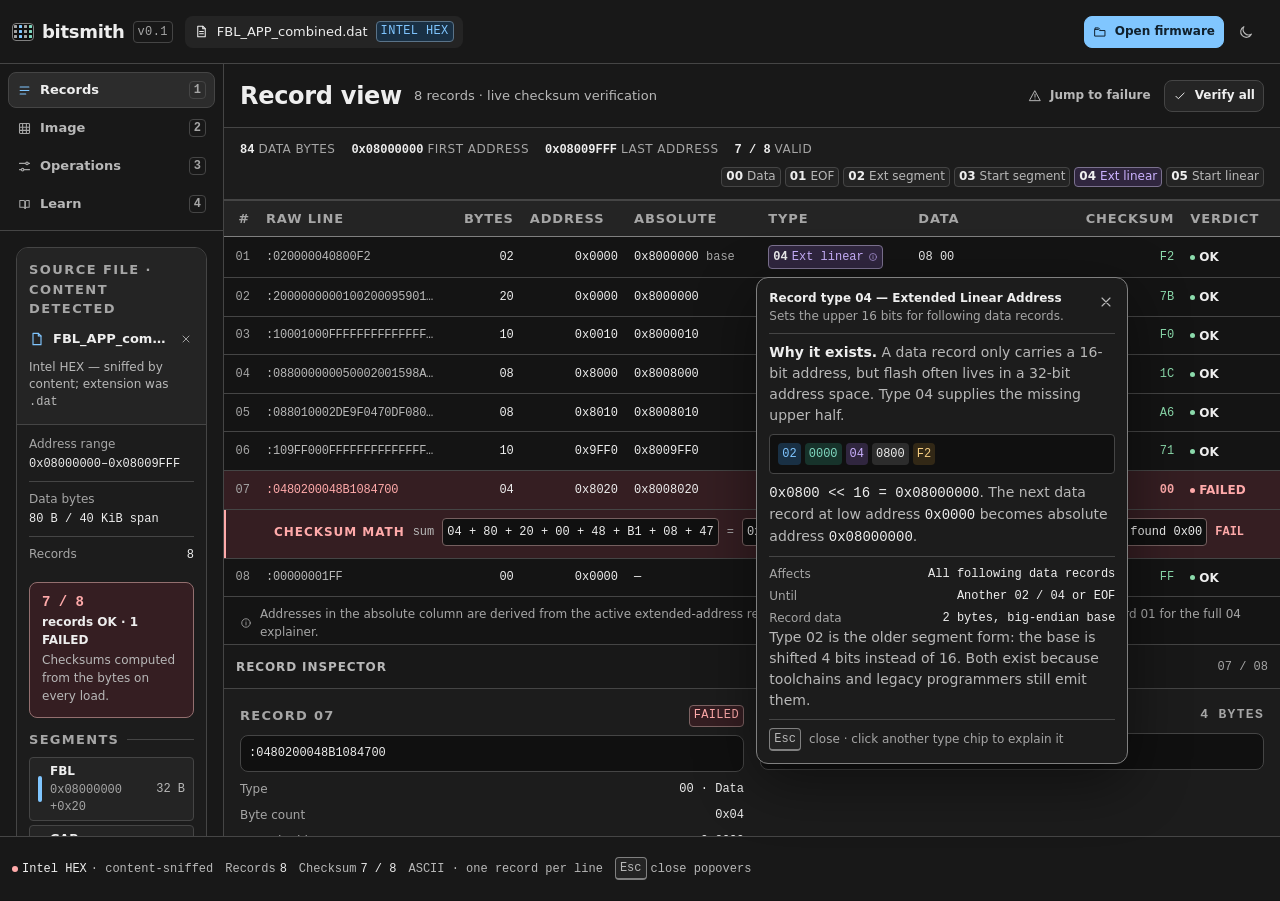
<file: design/index.html>
<!doctype html>
<html lang="en"><head><meta charset="utf-8"><meta name="viewport" content="width=device-width,initial-scale=1"><title>bitsmith — Workbench</title><script>location.replace("prototype/records.html"+location.search+location.hash)</script></head><body><a href="prototype/records.html">Open workbench</a></body></html>
</file>
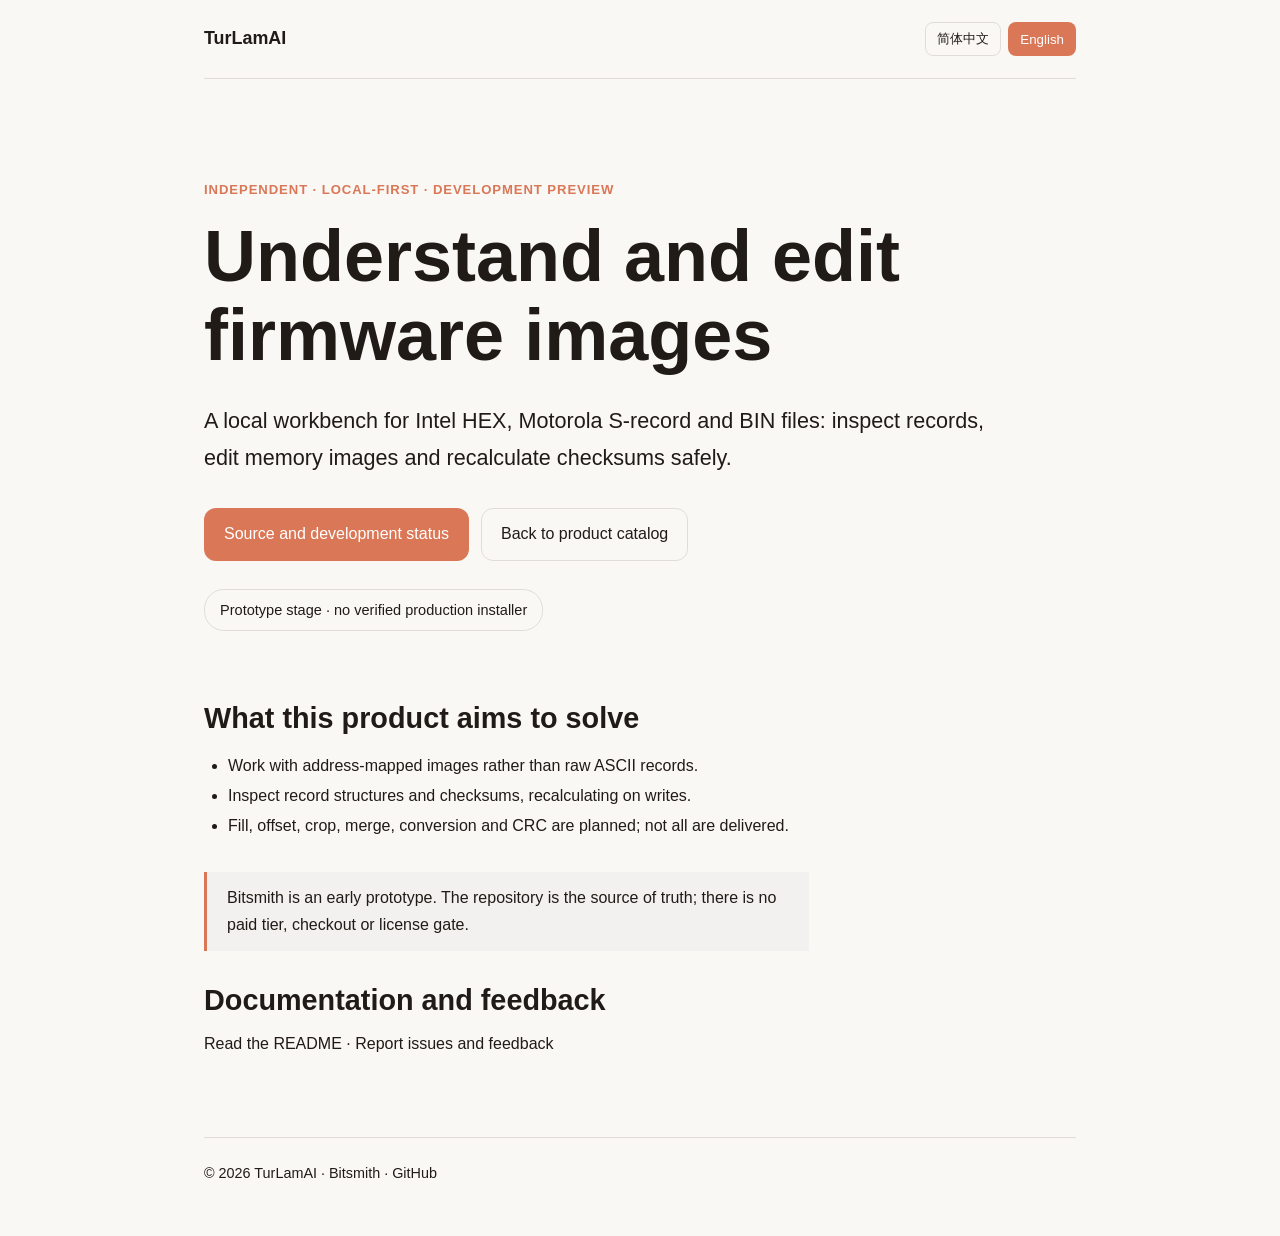
<file: site/index.html>
<!DOCTYPE html>
<html lang="zh-CN" data-kit-id="bitsmith"><head><meta charset="utf-8"><meta name="viewport" content="width=device-width, initial-scale=1"><meta name="theme-color" content="#D97757">
<title>Bitsmith — Understand and edit firmware images</title><meta name="description" content="A local workbench for Intel HEX, Motorola S-record and BIN files: inspect records, edit memory images and recalculate checksums safely."><link rel="canonical" href="https://bitsmith.jrtx.site/"><meta property="og:type" content="website"><meta property="og:title" content="Bitsmith"><meta property="og:description" content="A local workbench for Intel HEX, Motorola S-record and BIN files: inspect records, edit memory images and recalculate checksums safely.">
<link rel="stylesheet" href="family.css"><link rel="stylesheet" href="site.css">
<style>body{min-height:100vh}.product-inner{max-width:920px;margin:auto;padding:0 24px}.product-nav{display:flex;align-items:center;justify-content:space-between;gap:24px;padding:22px 0;border-bottom:1px solid var(--kit-border, #ddd)}.product-nav a{text-decoration:none}.product-nav strong{font-size:1.12rem}.langs{display:flex;gap:7px}.langs button{border:1px solid var(--kit-border,#aaa);color:inherit;background:transparent;border-radius:8px;padding:7px 11px;cursor:pointer}.langs button[aria-pressed="true"]{background:var(--kit-accent,#d97757);color:white;border-color:transparent}.language-panel{padding:clamp(48px,8vw,100px) 0 80px}.language-panel[hidden]{display:none}.eyebrow{font-size:.82rem;letter-spacing:.07em;text-transform:uppercase;color:var(--kit-accent,#c46045);font-weight:600}.language-panel h1{font-size:clamp(2.3rem,6vw,4.5rem);line-height:1.1;max-width:18ch;margin:16px 0 28px}.lead{font-size:clamp(1.07rem,2vw,1.35rem);line-height:1.7;max-width:68ch}.actions{display:flex;gap:12px;flex-wrap:wrap;margin:32px 0 24px}.actions a{border:1px solid var(--kit-border,#aaa);border-radius:12px;padding:12px 19px;text-decoration:none}.actions .primary{background:var(--kit-accent,#d97757);border-color:transparent;color:#fff}.status{font-size:.91rem;display:inline-block;border:1px solid var(--kit-border,#aaa);border-radius:20px;padding:8px 15px;margin:4px 0 42px}.language-panel h2{font-size:clamp(1.35rem,3vw,1.8rem);margin:28px 0 14px}.language-panel ul{padding-left:24px;line-height:1.85;max-width:68ch}.notice{max-width:68ch;margin:32px 0;border-left:3px solid var(--kit-accent,#d97757);padding:12px 20px;line-height:1.7;background:rgba(128,128,128,.06)}.product-footer{border-top:1px solid var(--kit-border,#ddd);padding:24px 0 50px;font-size:.9rem}a:focus-visible,button:focus-visible{outline:3px solid var(--kit-accent,#d97757);outline-offset:3px}@media(prefers-reduced-motion:reduce){*{scroll-behavior:auto!important}}</style>
<script>try{document.documentElement.dataset.theme=localStorage.getItem("turlamai-theme")|| (matchMedia("(prefers-color-scheme: dark)").matches?"dark":"light")}catch(e){document.documentElement.dataset.theme="light"}</script>
</head><body><div class="product-inner"><header class="product-nav"><a href="https://jrtx.site/"><strong>TurLamAI</strong></a><nav class="langs" aria-label="Language"><button type="button" data-lang="zh" aria-pressed="true">简体中文</button><button type="button" data-lang="en" aria-pressed="false">English</button></nav></header><main>
<section class="language-panel" data-language="zh"><p class="eyebrow">独立开发 · 本地优先 · 开发预览</p><h1>看懂、检查并编辑固件镜像</h1><p class="lead">Intel HEX、Motorola S-record 与 BIN 的本地工作台。面向刷写与 Bootloader 开发：解释记录、规范化地址数据，并在编辑后重新计算校验。</p><div class="actions"><a class="primary" href="https://github.com/turlamai/bitsmith">查看源码与进展</a><a class="secondary" href="https://jrtx.site/">返回产品目录</a></div><div class="status" role="status">原型开发阶段 · 暂无可验证的正式安装包</div><h2>这个产品想解决什么</h2><ul><li>把 HEX / S19 / BIN 当作地址映像，而不是原始文本来编辑。</li><li>检查记录结构与校验，编辑后重新计算对应格式。</li><li>计划支持填充、地址偏移、裁剪、合并、转换与 CRC；尚未全部交付。</li></ul><p class="notice">Bitsmith 仍处早期原型，功能以仓库中的实际代码为准。没有收费版、购买入口或试用门禁。</p><h2>文档与反馈</h2><p><a href="https://github.com/turlamai/bitsmith/blob/main/README.zh-CN.md">阅读 README</a> · <a href="https://github.com/turlamai/bitsmith/issues">提交问题与反馈</a></p></section>
<section class="language-panel" data-language="en"><p class="eyebrow">Independent · Local-first · Development preview</p><h1>Understand and edit firmware images</h1><p class="lead">A local workbench for Intel HEX, Motorola S-record and BIN files: inspect records, edit memory images and recalculate checksums safely.</p><div class="actions"><a class="primary" href="https://github.com/turlamai/bitsmith">Source and development status</a><a class="secondary" href="https://jrtx.site/">Back to product catalog</a></div><div class="status" role="status">Prototype stage · no verified production installer</div><h2>What this product aims to solve</h2><ul><li>Work with address-mapped images rather than raw ASCII records.</li><li>Inspect record structures and checksums, recalculating on writes.</li><li>Fill, offset, crop, merge, conversion and CRC are planned; not all are delivered.</li></ul><p class="notice">Bitsmith is an early prototype. The repository is the source of truth; there is no paid tier, checkout or license gate.</p><h2>Documentation and feedback</h2><p><a href="https://github.com/turlamai/bitsmith/blob/main/README.md">Read the README</a> · <a href="https://github.com/turlamai/bitsmith/issues">Report issues and feedback</a></p></section>
</main><footer class="product-footer">© 2026 TurLamAI · Bitsmith · <a href="https://github.com/turlamai/bitsmith">GitHub</a></footer></div>
<script>(function(){function apply(lang){document.documentElement.lang=lang==="zh"?"zh-CN":"en";document.querySelectorAll("[data-language]").forEach(x=>x.hidden=x.dataset.language!==lang);document.querySelectorAll("button[data-lang]").forEach(x=>x.setAttribute("aria-pressed",String(x.dataset.lang===lang)));try{localStorage.setItem("turlamai-product-lang",lang)}catch(e){}}document.querySelectorAll("button[data-lang]").forEach(b=>b.addEventListener("click",()=>apply(b.dataset.lang)));let initial="zh";try{initial=localStorage.getItem("turlamai-product-lang")||(navigator.language.toLowerCase().startsWith("zh")?"zh":"en")}catch(e){}apply(initial==="en"?"en":"zh")})();</script>
</body></html>
</file>
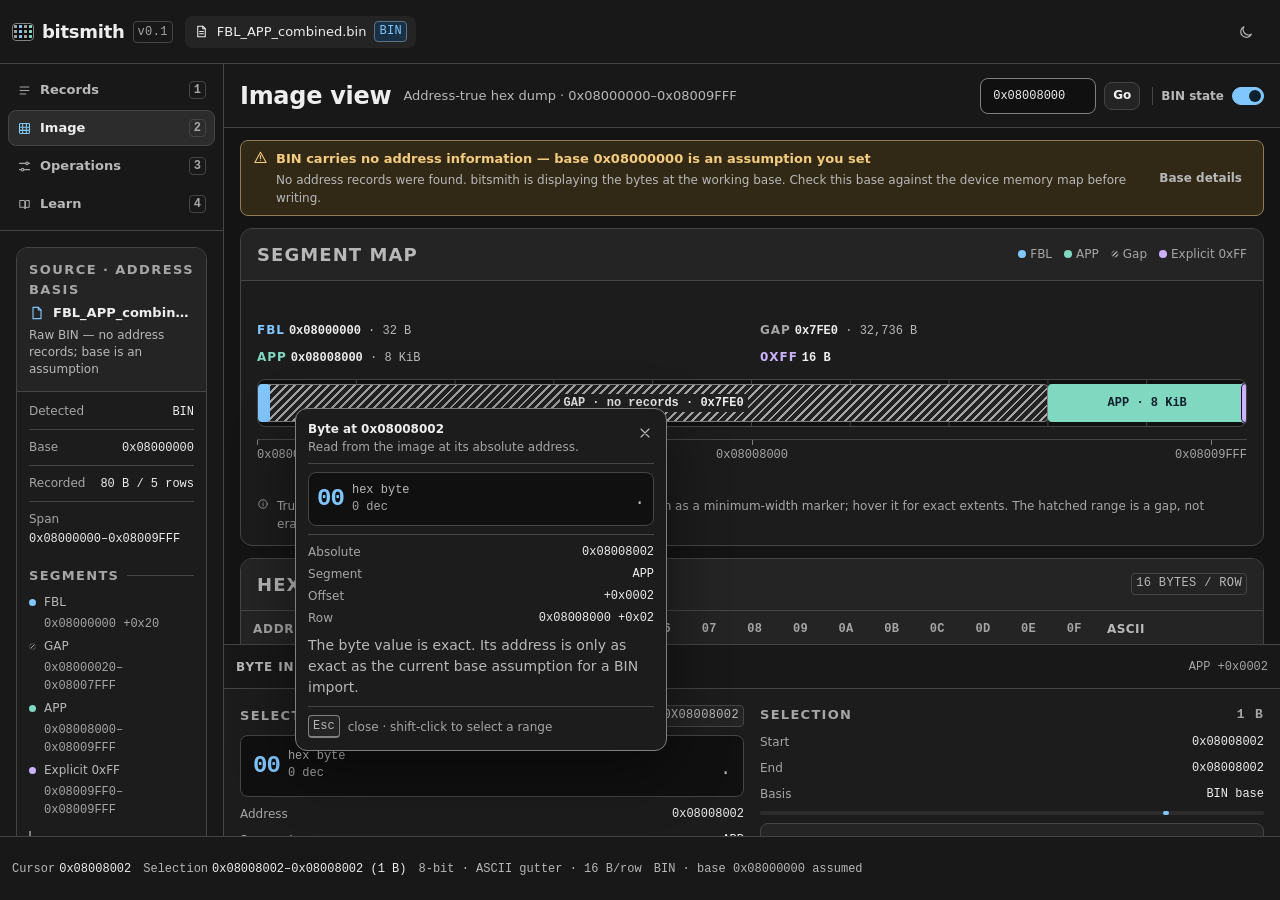
<file: design/prototype/image.html>
<!doctype html>
<html lang="en" data-theme="dark">
<head>
  <meta charset="utf-8">
  <meta name="viewport" content="width=device-width, initial-scale=1">
  <title>Image view — bitsmith</title>
  <script>
    (function () {
      try {
        var saved = (localStorage.getItem('bitsmith-theme') || localStorage.getItem('imagebench-theme'));
        if (saved === 'light' || saved === 'dark') document.documentElement.dataset.theme = saved;
      } catch (error) {}
    })();
  </script>
  <link rel="stylesheet" href="shared.css">
  <style>
    .image-toolbar-form {
      display: inline-flex;
      align-items: center;
      gap:4px;
    }
    .image-toolbar-form .input {
      width: 116px;
      height: 28px;
      font-size: var(--text-xs);
    }
    .image-toolbar-form .btn {
      min-height: 28px;
    }
    .toolbar-switch {
      display: inline-flex;
      align-items: center;
      gap:8px;
      padding-left:8px;
      border-left: 1px solid var(--border);
    }
    .image-content {
      padding:12px 16px 24px;
      display: flex;
      flex-direction: column;
      gap:12px;
    }
    .image-content .assumption-banner {
      margin-bottom:0;
    }
    .byte-inspector-hero {
      display: flex;
      align-items: flex-end;
      gap:8px;
      padding:12px;
      border: 1px solid var(--border);
      border-radius: var(--radius-sm);
      background: var(--inset);
    }
    .byte-inspector-hero .byte-value {
      color: var(--accent);
      font-family: var(--font-mono);
      font-size: var(--text-xl);
      font-weight: 650;
      line-height: 1.5;
      letter-spacing: -0.04em;
    }
    .byte-inspector-hero .byte-base {
      color: var(--faint);
      font-family: var(--font-mono);
      font-size: var(--text-xs);
      line-height: 1.4;
      padding-bottom:2px;
    }
    .byte-inspector-hero .byte-base strong {
      display: block;
      color: var(--muted);
      font-weight: 500;
    }
    .byte-inspector-hero .byte-ascii {
      margin-left:auto;
      color: var(--muted);
      font-family: var(--font-mono);
      font-size: var(--text-lg);
      line-height: 1.5;
      padding-bottom:1px;
    }
    .selection-bar {
      height: 4px;
      margin-top:8px;
      border-radius: var(--radius-xs);
      background: var(--surface-3);
      overflow: hidden;
    }
    .selection-bar span {
      display: block;
      height: 100%;
      width: 1.2%;
      min-width: 3px;
      margin-left:2%;
      background: var(--accent);
      border-radius: var(--radius-xs);
    }
    .mini-segment-bars {
      display: flex;
      flex-direction: column;
      gap:4px;
    }
    .mini-segment-row {
      display: flex;
      align-items: center;
      gap:8px;
      font-size: var(--text-xs);
    }
    .mini-segment-row .mini-swatch {
      width: 7px;
      height: 7px;
      border-radius: var(--radius-xs);
      background: var(--gap);
      flex: none;
    }
    .mini-segment-row .mini-swatch.fbl { background: var(--fbl); }
    .mini-segment-row .mini-swatch.app { background: var(--app); }
    .mini-segment-row .mini-swatch.ff { background: var(--ff); }
    .mini-segment-row .mini-swatch.gap {
      background: repeating-linear-gradient(135deg, var(--gap) 0 1px, transparent 1px 3px);
      border: 1px solid var(--border);
    }
    .mini-segment-row .mini-name { color: var(--muted); }
    .mini-segment-row .mini-addr {
      margin-left:auto;
      color: var(--faint);
      font-family: var(--font-mono);
      font-size: var(--text-xs);
      white-space: nowrap;
    }
    .image-legend-bar {
      display: flex;
      align-items: center;
      flex-wrap: wrap;
      gap:8px 12px;
      padding:8px 12px;
      border: 1px solid var(--border);
      border-radius: var(--radius-sm);
      background: var(--surface-2);
      color: var(--faint);
      font-size: var(--text-xs);
    }
    .image-legend-bar .legend-key {
      gap:4px;
    }
    .image-legend-bar .legend-swatch {
      width: 7px;
      height: 7px;
    }
    .image-legend-bar .legend-note {
      margin-left:auto;
      font-family: var(--font-mono);
      font-size: var(--text-xs);
      color: var(--faint);
    }
    .pop-byte-hero {
      display: flex;
      align-items: flex-end;
      gap:8px;
      padding:8px;
      border: 1px solid var(--border);
      border-radius: var(--radius-sm);
      background: var(--inset);
    }
    .pop-byte-hero .pop-value {
      color: var(--accent);
      font-family: var(--font-mono);
      font-size: var(--text-xl);
      line-height: 1.5;
      font-weight: 650;
      letter-spacing: -0.04em;
    }
    .pop-byte-hero .pop-caption {
      color: var(--faint);
      font-family: var(--font-mono);
      font-size: var(--text-xs);
      line-height: 1.45;
      padding-bottom:1px;
    }
    .pop-byte-hero .pop-caption strong {
      display: block;
      color: var(--muted);
      font-weight: 500;
    }
    .pop-byte-hero .pop-ascii {
      margin-left:auto;
      color: var(--muted);
      font-family: var(--font-mono);
      font-size: var(--text-lg);
      line-height: 1.5;
    }
    .hex-byte.is-in-selection {
      background: color-mix(in srgb, var(--accent) 15%, transparent);
      border-color: color-mix(in srgb, var(--accent) 30%, transparent);
      color: var(--text);
    }
    .hex-ascii .is-in-selection {
      color: var(--accent);
    }
    .hex-byte.is-missing {
      color: var(--faint);
      opacity: 1;
      cursor: default;
    }
    .hex-byte.is-missing:hover {
      background: transparent;
      border-color: transparent;
    }
    .empty-side {
      padding:16px 12px;
      color: var(--faint);
      font-size: var(--text-xs);
      line-height: 1.55;
    }
    .ascii-off .hex-ascii { display: none; }
    .ascii-off .hex-row { grid-template-columns: 88px minmax(470px, 1fr); }
    @media (max-width: 640px) {
      .image-toolbar-form { display: none; }
      .image-content { padding-inline:12px; }
      .ascii-off .hex-row { grid-template-columns: 76px minmax(470px, 1fr); }
    }
  
    .image-toolbar-form {flex-wrap:wrap;gap:var(--space-2)}
.image-toolbar-form .input {height:auto;min-height:32px;font-size:var(--text-xs)}
.hex-byte.is-missing {opacity:1;color:var(--faint)}
/* Name on the first line, the address indented under it and wrapping after the range dash. */
.mini-segment-row {display:grid;grid-template-columns:7px minmax(0,1fr);gap:var(--space-1) var(--space-2)}
.mini-segment-row .mini-addr {grid-column:2;margin-left:0;font-size:var(--text-xs);white-space:normal;overflow-wrap:break-word;text-align:left}
  </style>
</head>
<body>
  <div class="app-shell">
    <header class="topbar">
      <a class="brand" href="../index.html" aria-label="bitsmith home">
        <span class="brand-mark" aria-hidden="true">
          <span></span><span></span><span></span><span></span>
          <span></span><span></span><span></span><span></span>
          <span></span><span></span><span></span><span></span>
        </span>
        <span class="brand-name">bitsmith</span>
        <span class="brand-version">v0.1</span>
      </a>
      <a class="file-tab" href="records.html" id="topFileTab" aria-label="Current file: FBL_APP_combined.bin">
        <svg class="od-icon" viewBox="0 0 24 24" aria-hidden="true" style="--od-icon-size:15px">
          <path d="M6 3.5h8l4 4v13H6z"></path>
          <path d="M14 3.5v4h4"></path>
          <path d="M9 12h6M9 15.5h6"></path>
        </svg>
        <span class="file-name" id="topFileName">FBL_APP_combined.bin</span>
        <span class="format-chip" id="topFormat">BIN</span>
      </a>
      <div class="topbar-spacer"></div>
      <div class="topbar-actions">
        <span class="local-state">Local only</span>
        <button class="icon-btn theme-toggle" type="button" data-theme-toggle aria-label="Switch to light theme">
          <svg class="od-icon icon-moon" viewBox="0 0 24 24" aria-hidden="true">
            <path d="M20 15.2A8.2 8.2 0 0 1 8.8 4a8.4 8.4 0 1 0 11.2 11.2Z"></path>
          </svg>
          <svg class="od-icon icon-sun" viewBox="0 0 24 24" aria-hidden="true">
            <circle cx="12" cy="12" r="3.5"></circle>
            <path d="M12 2.5v2M12 19.5v2M4.6 4.6 6 6M18 18l1.4 1.4M2.5 12h2M19.5 12h2M4.6 19.4 6 18M18 6l1.4-1.4"></path>
          </svg>
        </button>
      </div>
    </header>

    <div class="workspace">
      <aside class="sidebar">
        <nav class="side-nav" aria-label="Workbench sections">
          <a class="side-nav-item" href="records.html">
            <svg class="od-icon" viewBox="0 0 24 24" aria-hidden="true">
              <path d="M5 6.5h14M5 12h14M5 17.5h9"></path>
            </svg>
            Records <span class="side-nav-key">1</span>
          </a>
          <a class="side-nav-item" href="image.html" aria-current="page">
            <svg class="od-icon" viewBox="0 0 24 24" aria-hidden="true">
              <rect x="4" y="4" width="16" height="16" rx="1.5"></rect>
              <path d="M4 10h16M4 15h16M9 4v16M15 4v16"></path>
            </svg>
            Image <span class="side-nav-key">2</span>
          </a>
          <a class="side-nav-item" href="operations.html">
            <svg class="od-icon" viewBox="0 0 24 24" aria-hidden="true">
              <path d="M4 7h10M18 7h2M4 17h3M11 17h9"></path>
              <circle cx="16" cy="7" r="2"></circle>
              <circle cx="9" cy="17" r="2"></circle>
            </svg>
            Operations <span class="side-nav-key">3</span>
          </a>
          <a class="side-nav-item" href="learn.html">
            <svg class="od-icon" viewBox="0 0 24 24" aria-hidden="true">
              <path d="M4.5 5.5h6a2 2 0 0 1 2 2v11a2 2 0 0 0-2-2h-6z"></path>
              <path d="M19.5 5.5h-4a2 2 0 0 0-2 2v11a2 2 0 0 1 2-2h4z"></path>
            </svg>
            Learn <span class="side-nav-key">4</span>
          </a>
        </nav>

        <div class="sidebar-scroll">
          <div class="file-summary">
            <div class="file-summary-head">
              <div class="eyebrow" style="margin-bottom:4px">Source · address basis</div>
              <div class="file-name-row">
                <svg class="od-icon file-icon" viewBox="0 0 24 24" aria-hidden="true">
                  <path d="M6 3.5h8l4 4v13H6z"></path>
                  <path d="M14 3.5v4h4"></path>
                </svg>
                <h2 id="fileName">FBL_APP_combined.bin</h2>
              </div>
              <p class="file-subline" id="fileFormatLine">Raw BIN — no address records; base is an assumption</p>
            </div>
            <dl class="file-meta-grid">
              <div class="meta-row"><dt>Detected</dt><dd id="formatValue">BIN</dd></div>
              <div class="meta-row"><dt>Base</dt><dd id="baseValue">0x08000000</dd></div>
              <div class="meta-row"><dt>Recorded</dt><dd id="recordedValue">80 B / 5 rows</dd></div>
              <div class="meta-row"><dt>Span</dt><dd>0x08000000–0x08009FFF</dd></div>
            </dl>
            <div style="padding:8px 12px 12px">
              <div class="section-label">Segments</div>
              <div class="mini-segment-bars">
                <div class="mini-segment-row"><span class="mini-swatch fbl"></span><span class="mini-name">FBL</span><span class="mini-addr">0x08000000 +0x20</span></div>
                <div class="mini-segment-row"><span class="mini-swatch gap"></span><span class="mini-name">GAP</span><span class="mini-addr">0x08000020–0x08007FFF</span></div>
                <div class="mini-segment-row"><span class="mini-swatch app"></span><span class="mini-name">APP</span><span class="mini-addr">0x08008000–0x08009FFF</span></div>
                <div class="mini-segment-row"><span class="mini-swatch ff"></span><span class="mini-name">Explicit 0xFF</span><span class="mini-addr">0x08009FF0–0x08009FFF</span></div>
              </div>
              <p class="sidebar-note" id="basisNote">A BIN cannot prove its load address. The base below is the current working assumption for this session.</p>
              <div class="field" style="margin-top:12px">
                <label for="baseReadout">Assumed base address</label>
                <input class="input" id="baseReadout" value="0x08000000" readonly aria-readonly="true">
                <span class="help">BIN base is explicit. Intel HEX records supply their own absolute addresses.</span>
              </div>
            </div>
          </div>

          <div class="sidebar-foot">
            <span>Addresses are absolute</span>
            <a href="../DESIGN.md">Design notes</a>
          </div>
        </div>
      </aside>

      <main class="main-pane">
        <div class="main-toolbar">
          <h1>Image view</h1>
          <span class="toolbar-sub">Address-true hex dump · 0x08000000–0x08009FFF</span>
          <div class="toolbar-spacer"></div>
          <form class="image-toolbar-form" id="gotoForm">
            <label class="sr-only" for="gotoInput">Go to address</label>
            <input class="input" id="gotoInput" value="0x08008000" spellcheck="false" autocomplete="off">
            <button class="btn btn-sm" type="submit">Go</button>
          </form>
          <div class="toolbar-switch">
            <span class="switch-label" id="binSwitchLabel">BIN state</span>
            <button class="switch" id="binToggle" type="button" role="switch" aria-checked="true" aria-labelledby="binSwitchLabel"></button>
          </div>
        </div>

        <div class="main-scroll">
          <div class="image-content">
            <div class="assumption-banner" id="binBanner">
              <svg class="od-icon banner-icon" viewBox="0 0 24 24" aria-hidden="true">
                <path d="M12 3.5 21 20H3z"></path>
                <path d="M12 9v5M12 17.2v.1"></path>
              </svg>
              <div>
                <strong>BIN carries no address information — base 0x08000000 is an assumption you set</strong>
                <p>No address records were found. bitsmith is displaying the bytes at the working base. Check this base against the device memory map before writing.</p>
              </div>
              <button class="btn btn-sm btn-quiet banner-action" id="focusBase" type="button">Base details</button>
            </div>

            <section class="map-card" aria-labelledby="segmentMapTitle">
              <div class="map-card-head">
                <h2 id="segmentMapTitle">Segment map</h2>
                <div class="map-legend">
                  <span class="legend-key"><span class="legend-swatch fbl"></span>FBL</span>
                  <span class="legend-key"><span class="legend-swatch app"></span>APP</span>
                  <span class="legend-key"><span class="legend-swatch gap"></span>Gap</span>
                  <span class="legend-key"><span class="legend-swatch ff"></span>Explicit 0xFF</span>
                </div>
              </div>
              <div class="map-body">
                <div class="map-shell">
                  <div class="map-scale-labels" aria-hidden="true">
                    <span class="map-callout fbl-callout"><span class="co-kind">FBL</span><strong>0x08000000</strong> · 32 B</span>
                    <span class="map-callout gap-callout"><span class="co-kind">GAP</span><strong>0x7FE0</strong> · 32,736 B</span>
                    <span class="map-callout app-callout"><span class="co-kind">APP</span><strong>0x08008000</strong> · 8 KiB</span>
                    <span class="map-callout ff-callout"><span class="co-kind">0xFF</span><strong>16 B</strong></span>
                  </div>

                  <div class="segment-track" aria-label="Address map from 0x08000000 to 0x08009FFF">
                    <button class="segment-block fbl" type="button" style="left:0;width:0.08%;min-width:4px"
                      aria-label="FBL segment, 0x08000000–0x0800001F, 32 bytes"
                      data-name="FBL" data-range="0x08000000–0x0800001F" data-size="32 bytes" data-kind="FBL segment"
                      data-note="Flash bootloader. Contiguous data records; checksums verify.">
                      <span class="block-label"></span>
                    </button>
                    <div class="segment-block gap" style="left:0.08%;width:79.92%"
                      data-name="GAP" data-range="0x08000020–0x08007FFF" data-size="32,736 bytes" data-kind="Address gap"
                      data-note="No data records in this range. Not the same as an explicit 0xFF fill.">
                      <span class="block-label">GAP · no records · 0x7FE0</span>
                    </div>
                    <button class="segment-block app" type="button" style="left:80%;width:20%"
                      data-name="APP" data-range="0x08008000–0x08009FFF" data-size="8 KiB" data-kind="APP segment"
                      data-note="Application image. Includes an explicitly written 0xFF tail.">
                      <span class="block-label">APP · 8 KiB</span>
                    </button>
                    <button class="segment-block ff" type="button" style="left:calc(100% - 4px);width:4px"
                      aria-label="Explicit 0xFF fill, 0x08009FF0–0x08009FFF, 16 bytes"
                      data-name="Explicit 0xFF" data-range="0x08009FF0–0x08009FFF" data-size="16 bytes" data-kind="Explicit fill"
                      data-note="These bytes are present and equal 0xFF; they are not a gap.">
                      <span class="block-label"></span>
                    </button>
                  </div>

                  <div class="axis" aria-hidden="true">
                    <span class="axis-tick" style="left:0">0x08000000</span>
                    <span class="axis-tick axis-tick-minor" style="left:12.5%">0x08002000</span>
                    <span class="axis-tick" style="left:25%">0x08004000</span>
                    <span class="axis-tick" style="left:37.5%">0x08006000</span>
                    <span class="axis-tick" style="left:50%">0x08008000</span>
                    <span class="axis-tick" style="left:100%">0x08009FFF</span>
                  </div>
                </div>
                <p class="map-note" id="mapNote">
                  <svg class="od-icon" viewBox="0 0 24 24" aria-hidden="true">
                    <circle cx="12" cy="12" r="8.5"></circle>
                    <path d="M12 11v5M12 8v.1"></path>
                  </svg>
                  True scale: 40 KiB span. FBL is 32 bytes and is deliberately drawn as a minimum-width marker; hover it for exact extents. The hatched range is a gap, not erased data.
                </p>
              </div>
            </section>

            <section class="hex-shell" aria-labelledby="hexTitle">
              <div class="hex-head">
                <h2 id="hexTitle">Hex dump · absolute addresses</h2>
                <span class="badge" style="margin-left:auto">16 bytes / row</span>
              </div>
              <div class="hex-scroll" id="hexScroll">
                <div class="hex-grid" id="hexGrid">
                  <div class="hex-header">
                    <div class="hex-row">
                      <span>Address</span>
                      <div class="hex-bytes" aria-hidden="true">
                        <span>00</span><span>01</span><span>02</span><span>03</span><span>04</span><span>05</span><span>06</span><span>07</span>
                        <span>08</span><span>09</span><span>0A</span><span>0B</span><span>0C</span><span>0D</span><span>0E</span><span>0F</span>
                      </div>
                      <span class="hex-ascii">ASCII</span>
                    </div>
                  </div>
                  <div id="hexRows"></div>
                </div>
              </div>
            </section>

            <div class="image-legend-bar">
              <span class="legend-key"><span class="legend-swatch fbl"></span>FBL data</span>
              <span class="legend-key"><span class="legend-swatch app"></span>APP data</span>
              <span class="legend-key"><span class="legend-swatch gap"></span>Gap / no records</span>
              <span class="legend-key"><span class="legend-swatch ff"></span>Explicit 0xFF</span>
              <span class="legend-key" style="color:var(--muted)"><span style="display:inline-block;width:7px;height:7px;border-radius: var(--radius-xs);background:var(--accent)"></span>Cursor / selection</span>
              <span class="legend-note" id="legendBasis">BIN · base assumed</span>
            </div>
          </div>
        </div>
      </main>

      <aside class="inspector" aria-label="Byte inspector">
        <div class="pane-head">
          <h2>Byte inspector</h2>
          <span class="pane-count" id="inspectorOffset">APP +0x0002</span>
        </div>
        <div class="inspector-scroll" id="inspectorBody"></div>
      </aside>
    </div>

    <footer class="statusbar">
      <span class="status-item">Cursor <strong id="statusCursor">0x08008002</strong></span>
      <span class="status-item">Selection <strong id="statusSelection">0x08008002–0x08008002 (1 B)</strong></span>
      <span class="status-item hide-sm" id="statusEncoding">8-bit · ASCII gutter · 16 B/row</span>
      <span class="status-item push" id="statusBasis">BIN · base 0x08000000 assumed</span>
    </footer>
  </div>

  <div class="inspector-pop" id="bytePop" role="dialog" aria-labelledby="bytePopTitle" hidden>
    <div class="pop-head">
      <div>
        <h3 id="bytePopTitle">Byte at 0x08008002</h3>
        <p>Read from the image at its absolute address.</p>
      </div>
      <button class="icon-btn" id="closeBytePop" type="button" aria-label="Close byte inspector">
        <svg class="od-icon" viewBox="0 0 24 24" aria-hidden="true">
          <path d="M6 6l12 12M18 6 6 18"></path>
        </svg>
      </button>
    </div>
    <div class="pop-body">
      <div class="pop-byte-hero">
        <span class="pop-value" id="popValue">50</span>
        <span class="pop-caption"><strong>hex byte</strong><span id="popDec">80 dec</span></span>
        <span class="pop-ascii" id="popAscii">P</span>
      </div>
      <dl class="pop-kv">
        <dt>Absolute</dt><dd id="popAddress">0x08008002</dd>
        <dt>Segment</dt><dd id="popSegment">APP</dd>
        <dt>Offset</dt><dd id="popOffset">+0x0002</dd>
        <dt>Row</dt><dd id="popRow">0x08008000 +0x02</dd>
      </dl>
      <p style="margin-top:8px">The byte value is exact. Its address is only as exact as the current base assumption for a BIN import.</p>
    </div>
    <div class="pop-foot"><span class="kbd">Esc</span> close · shift-click to select a range</div>
  </div>

  <div class="map-hover-tip" id="mapTip" hidden></div>
  <div class="toast-stack" id="toastStack" aria-live="polite"></div>

  <script>
    (function () {
      'use strict';

      const SAMPLE_LINES = [
        ':020000040800F2',
        ':200000000010020009590108FFFFFFFFFFFFFFFFFFFFFFFFFFFFFFFFFFFFFFFFFFFFFFFF7B',
        ':10001000FFFFFFFFFFFFFFFFFFFFFFFFFFFFFFFFF0',
        ':088000000050002001598A081C',
        ':088010002DE9F0470DF080F8A6',
        ':109FF000FFFFFFFFFFFFFFFFFFFFFFFFFFFFFFFF71',
        ':0480200048B1084700',
        ':00000001FF'
      ];

      const IMAGE_BASE = 0x08000000;
      const FF_START = 0x08009FF0;
      const APP_START = 0x08008000;
      const APP_END = 0x08009FFF;

      const elements = {
        hexRows: document.getElementById('hexRows'),
        inspectorBody: document.getElementById('inspectorBody'),
        inspectorOffset: document.getElementById('inspectorOffset'),
        binBanner: document.getElementById('binBanner'),
        binToggle: document.getElementById('binToggle'),
        fileName: document.getElementById('fileName'),
        fileFormatLine: document.getElementById('fileFormatLine'),
        formatValue: document.getElementById('formatValue'),
        topFileName: document.getElementById('topFileName'),
        topFormat: document.getElementById('topFormat'),
        topFileTab: document.getElementById('topFileTab'),
        recordedValue: document.getElementById('recordedValue'),
        mapNote: document.getElementById('mapNote'),
        legendBasis: document.getElementById('legendBasis'),
        statusBasis: document.getElementById('statusBasis'),
        statusCursor: document.getElementById('statusCursor'),
        statusSelection: document.getElementById('statusSelection'),
        statusEncoding: document.getElementById('statusEncoding'),
        bytePop: document.getElementById('bytePop'),
        bytePopTitle: document.getElementById('bytePopTitle'),
        popValue: document.getElementById('popValue'),
        popDec: document.getElementById('popDec'),
        popAscii: document.getElementById('popAscii'),
        popAddress: document.getElementById('popAddress'),
        popSegment: document.getElementById('popSegment'),
        popOffset: document.getElementById('popOffset'),
        popRow: document.getElementById('popRow'),
        mapTip: document.getElementById('mapTip'),
        toastStack: document.getElementById('toastStack'),
        hexScroll: document.getElementById('hexScroll'),
        gotoForm: document.getElementById('gotoForm'),
        gotoInput: document.getElementById('gotoInput'),
        focusBase: document.getElementById('focusBase'),
        baseReadout: document.getElementById('baseReadout')
      };

      const state = {
        binMode: true,
        bytes: new Map(),
        rows: [],
        selected: APP_START + 2,
        anchor: APP_START + 2,
        rangeStart: APP_START + 2,
        rangeEnd: APP_START + 2,
        popOpen: false,
        popAnchor: null
      };

      function hex(value, width) {
        return value.toString(16).toUpperCase().padStart(width || 2, '0');
      }

      function formatAddress(value) {
        return '0x' + value.toString(16).toUpperCase().padStart(8, '0');
      }

      function esc(value) {
        return String(value).replace(/[&<>"']/g, function (character) {
          return ({ '&': '&amp;', '<': '&lt;', '>': '&gt;', '"': '&quot;', "'": '&#39;' })[character];
        });
      }

      function parseIntelLines(lines) {
        const records = [];
        let base = 0;
        lines.forEach(function (raw) {
          const body = raw.slice(1);
          const bytes = [];
          for (let index = 0; index < body.length; index += 2) bytes.push(parseInt(body.slice(index, index + 2), 16));
          const count = bytes[0];
          const address = (bytes[1] << 8) | bytes[2];
          const type = bytes[3];
          const data = bytes.slice(4, 4 + count);
          const stored = bytes[4 + count];
          let sum = 0;
          for (let byteIndex = 0; byteIndex < 4 + count; byteIndex += 1) sum += bytes[byteIndex];
          const expected = (0x100 - (sum & 0xFF)) & 0xFF;
          const ok = stored === expected && data.length === count;
          if (type === 4 && data.length >= 2) base = ((data[0] << 8) | data[1]) << 16;
          if (type === 2 && data.length >= 2) base = ((data[0] << 8) | data[1]) << 4;
          records.push({ type: type, address: address, absolute: base + address, data: data, ok: ok, count: count });
        });
        return records;
      }

      function segmentFor(address) {
        if (address < 0x08000020) return { name: 'FBL', start: IMAGE_BASE, offset: address - IMAGE_BASE };
        if (address < APP_START) return { name: 'GAP', start: 0x08000020, offset: address - 0x08000020 };
        if (address >= FF_START) return { name: 'APP · explicit 0xFF', start: APP_START, offset: address - APP_START };
        return { name: 'APP', start: APP_START, offset: address - APP_START };
      }

      function initData() {
        const records = parseIntelLines(SAMPLE_LINES);
        records.forEach(function (record) {
          if (!record.ok || record.type !== 0) return;
          record.data.forEach(function (byte, index) {
            state.bytes.set(record.absolute + index, byte);
          });
        });
        const rowStarts = new Set();
        records.forEach(function (record) {
          if (!record.ok || record.type !== 0) return;
          const start = record.absolute;
          const end = start + record.data.length - 1;
          const first = start - (start % 16);
          for (let row = first; row <= end; row += 16) rowStarts.add(row);
        });
        state.rows = Array.from(rowStarts).sort(function (a, b) { return a - b; });
      }

      function isPrintable(byte) {
        return byte >= 0x20 && byte <= 0x7E;
      }

      function charFor(byte) {
        return isPrintable(byte) ? String.fromCharCode(byte) : '.';
      }

      function rowHasSelection(start) {
        return state.rangeStart <= start + 15 && state.rangeEnd >= start;
      }

      function renderHex() {
        const fragments = [];
        let previousEnd = null;
        state.rows.forEach(function (rowStart, rowIndex) {
          if (previousEnd !== null && rowStart > previousEnd + 1) {
            const gapStart = previousEnd + 1;
            const gapEnd = rowStart - 1;
            const gapLength = gapEnd - gapStart + 1;
            const inApp = gapStart >= APP_START;
            fragments.push(
              '<div class="hex-skip' + (inApp ? ' is-explicit' : '') + '">' +
                '<span class="skip-copy"><span class="skip-badge">' + (inApp ? 'not recorded' : 'gap') + '</span>' +
                formatAddress(gapStart) + '–' + formatAddress(gapEnd) + ' · ' + gapLength.toLocaleString('en-US') + ' B' +
                '<span class="faint">' + (inApp ? '· inside APP span' : '· no data records') + '</span></span>' +
              '</div>'
            );
          }

          const selectedInRow = rowHasSelection(rowStart);
          let byteCells = '';
          let asciiCells = '';
          for (let offset = 0; offset < 16; offset += 1) {
            const address = rowStart + offset;
            const byte = state.bytes.get(address);
            if (byte === undefined) {
              byteCells += '<span class="hex-byte is-missing" aria-hidden="true">··</span>';
              asciiCells += '<span class="is-missing"> </span>';
              continue;
            }
            const selected = address === state.selected;
            const inSelection = address >= state.rangeStart && address <= state.rangeEnd;
            const explicitFF = address >= FF_START && byte === 0xFF;
            const classes = 'hex-byte' +
              (selected ? ' is-selected' : '') +
              (inSelection && !selected ? ' is-in-selection' : '') +
              (explicitFF ? ' is-erased' : '') +
              (byte === 0 ? ' is-zero' : '');
            const asciiClass = (selected ? 'is-selected' : '') + (inSelection && !selected ? ' is-in-selection' : '') + (explicitFF ? ' is-erased' : '');
            byteCells += '<button class="' + classes + '" type="button" data-address="' + address + '" aria-label="Byte at ' + formatAddress(address) + ', value 0x' + hex(byte) + '">' + hex(byte) + '</button>';
            asciiCells += '<span class="' + asciiClass + '">' + esc(charFor(byte)) + '</span>';
          }

          fragments.push(
            '<div class="hex-row' + (selectedInRow ? ' is-selected-row' : '') + '" data-row-start="' + rowStart + '">' +
              '<span class="hex-addr">' + formatAddress(rowStart) + '</span>' +
              '<div class="hex-bytes">' + byteCells + '</div>' +
              '<span class="hex-ascii" aria-label="ASCII gutter">' + asciiCells + '</span>' +
            '</div>'
          );
          previousEnd = rowStart + 15;
        });
        elements.hexRows.innerHTML = fragments.join('');
        Array.prototype.forEach.call(elements.hexRows.querySelectorAll('.hex-byte[data-address]'), function (button) {
          button.addEventListener('click', function (event) {
            const address = Number(button.dataset.address);
            selectByte(address, event.shiftKey);
          });
        });
      }

      function selectByte(address, extend) {
        if (!state.bytes.has(address)) return;
        if (extend) {
          state.rangeStart = Math.min(state.anchor, address);
          state.rangeEnd = Math.max(state.anchor, address);
        } else {
          state.anchor = address;
          state.rangeStart = address;
          state.rangeEnd = address;
        }
        state.selected = address;
        renderHex();
        renderInspector();
        updateStatus();
        updatePopoverContent();
        const newAnchor = elements.hexRows.querySelector('.hex-byte.is-selected');
        if (newAnchor) {
          if (state.popOpen) {
            state.popAnchor = newAnchor;
            positionPopover(elements.bytePop, newAnchor);
          } else {
            openPopover(newAnchor, false);
          }
        }
      }

      function selectionCount() {
        return state.rangeEnd - state.rangeStart + 1;
      }

      function renderInspector() {
        const selectedByte = state.bytes.get(state.selected);
        const segment = segmentFor(state.selected);
        const ascii = charFor(selectedByte);
        const rangeText = formatAddress(state.rangeStart) + '–' + formatAddress(state.rangeEnd);
        const rangeBytes = selectionCount();
        elements.inspectorOffset.textContent = segment.name.startsWith('APP') ? 'APP +0x' + hex(segment.offset, 4) : segment.name + ' +0x' + hex(segment.offset, 4);
        elements.inspectorBody.innerHTML =
          '<div class="inspector-section">' +
            '<div class="inspector-title"><span>Selected byte</span><span class="badge">' + formatAddress(state.selected) + '</span></div>' +
            '<div class="byte-inspector-hero">' +
              '<span class="byte-value">' + hex(selectedByte) + '</span>' +
              '<span class="byte-base"><strong>hex byte</strong>' + selectedByte + ' dec</span>' +
              '<span class="byte-ascii">' + esc(ascii) + '</span>' +
            '</div>' +
            '<dl class="kv-list" style="margin-top:8px">' +
              '<dt>Address</dt><dd>' + formatAddress(state.selected) + '</dd>' +
              '<dt>Segment</dt><dd>' + esc(segment.name) + '</dd>' +
              '<dt>Offset</dt><dd>+0x' + hex(segment.offset, 4) + '</dd>' +
              '<dt>Row</dt><dd>' + formatAddress(state.selected - (state.selected % 16)) + ' +0x' + hex(state.selected % 16) + '</dd>' +
              '<dt>ASCII</dt><dd>' + (isPrintable(selectedByte) ? esc(ascii) : 'non-printable') + '</dd>' +
            '</dl>' +
          '</div>' +
          '<div class="inspector-section">' +
            '<div class="inspector-title"><span>Selection</span><span class="mono">' + rangeBytes + ' B</span></div>' +
            '<dl class="kv-list">' +
              '<dt>Start</dt><dd>' + formatAddress(state.rangeStart) + '</dd>' +
              '<dt>End</dt><dd>' + formatAddress(state.rangeEnd) + '</dd>' +
              '<dt>Basis</dt><dd>' + (state.binMode ? 'BIN base' : 'HEX records') + '</dd>' +
            '</dl>' +
            '<div class="selection-bar" aria-hidden="true"><span style="width:' + Math.max(1.2, Math.min(100, (rangeBytes / 40960) * 100)) + '%;margin-left:' + (state.rangeStart - IMAGE_BASE) / 40960 * 100 + '%"></span></div>' +
            '<p class="callout" style="margin-top:8px">' + (rangeBytes > 1 ? 'Range selection is active. Shift-click another byte to extend or reverse it.' : 'Shift-click another byte to select an address range.') + '</p>' +
          '</div>' +
          '<div class="inspector-section">' +
            '<div class="inspector-title"><span>Address basis</span><span class="mono">' + (state.binMode ? 'assumed' : 'recorded') + '</span></div>' +
            '<div class="' + (state.binMode ? 'callout is-warn' : 'callout') + '">' +
              (state.binMode
                ? '<strong>BIN base 0x08000000.</strong> A BIN has no address records. This session treats the first byte as 0x08000000; every address inherits that assumption.'
                : '<strong>Intel HEX addresses.</strong> The displayed addresses come from the file’s extended-address and data records. No base assumption is needed.') +
            '</div>' +
          '</div>' +
          '<div class="inspector-section">' +
            '<div class="inspector-title"><span>What the map shows</span></div>' +
            '<div class="check-list">' +
              '<div class="check-row"><svg class="od-icon check-icon" viewBox="0 0 24 24" aria-hidden="true"><path d="m5 12.5 4.2 4.2L19 7"></path></svg><span>Gaps have no records</span></div>' +
              '<div class="check-row"><svg class="od-icon check-icon" viewBox="0 0 24 24" aria-hidden="true"><path d="m5 12.5 4.2 4.2L19 7"></path></svg><span>Explicit 0xFF is real data</span></div>' +
              '<div class="check-row"><svg class="od-icon check-icon" viewBox="0 0 24 24" aria-hidden="true"><path d="m5 12.5 4.2 4.2L19 7"></path></svg><span>Addresses are absolute</span></div>' +
            '</div>' +
          '</div>';
      }

      function updateStatus() {
        elements.statusCursor.textContent = formatAddress(state.selected);
        const count = selectionCount();
        elements.statusSelection.textContent = formatAddress(state.rangeStart) + '–' + formatAddress(state.rangeEnd) + ' (' + count + ' B)';
        elements.statusSelection.style.color = 'var(--text)';
        elements.statusBasis.textContent = state.binMode ? 'BIN · base 0x08000000 assumed' : 'Intel HEX · recorded addresses';
        elements.statusEncoding.textContent = '8-bit · ASCII gutter · 16 B/row';
        elements.legendBasis.textContent = state.binMode ? 'BIN · base assumed' : 'Intel HEX · recorded addresses';
      }

      function updatePopoverContent() {
        const selectedByte = state.bytes.get(state.selected);
        const segment = segmentFor(state.selected);
        elements.bytePopTitle.textContent = 'Byte at ' + formatAddress(state.selected);
        elements.popValue.textContent = hex(selectedByte);
        elements.popDec.textContent = selectedByte + ' dec';
        elements.popAscii.textContent = isPrintable(selectedByte) ? charFor(selectedByte) : '·';
        elements.popAddress.textContent = formatAddress(state.selected);
        elements.popSegment.textContent = segment.name;
        elements.popOffset.textContent = '+0x' + hex(segment.offset, 4);
        elements.popRow.textContent = formatAddress(state.selected - (state.selected % 16)) + ' +0x' + hex(state.selected % 16);
      }

      function positionPopover(popover, anchor) {
        const rect = anchor.getBoundingClientRect();
        const width = popover.offsetWidth;
        const height = popover.offsetHeight;
        let left = rect.left + rect.width / 2 - width / 2;
        let top = rect.bottom + 9;
        left = Math.min(Math.max(10, left), window.innerWidth - width - 10);
        if (top + height > window.innerHeight - 38) top = Math.max(10, rect.top - height - 9);
        popover.style.left = left + 'px';
        popover.style.top = top + 'px';
      }

      function openPopover(anchor, focusClose) {
        state.popAnchor = anchor;
        state.popOpen = true;
        elements.bytePop.hidden = false;
        updatePopoverContent();
        positionPopover(elements.bytePop, anchor);
        if (focusClose !== false) document.getElementById('closeBytePop').focus({ preventScroll: true });
      }

      function closePopover(restoreFocus) {
        if (!state.popOpen) return;
        state.popOpen = false;
        elements.bytePop.hidden = true;
        if (restoreFocus && state.popAnchor && document.contains(state.popAnchor)) state.popAnchor.focus({ preventScroll: true });
      }

      function showMapTip(target, event) {
        const tip = elements.mapTip;
        tip.innerHTML = '<strong>' + esc(target.dataset.name) + '</strong>' +
          '<span>' + esc(target.dataset.kind) + '</span>' +
          '<span>' + esc(target.dataset.range) + '</span>' +
          '<span>' + esc(target.dataset.size) + '</span>' +
          '<span style="margin-top:4px">' + esc(target.dataset.note) + '</span>';
        tip.hidden = false;
        const x = event && event.clientX ? event.clientX : target.getBoundingClientRect().left + 12;
        const y = event && event.clientY ? event.clientY : target.getBoundingClientRect().top - 8;
        tip.style.left = Math.min(x + 14, window.innerWidth - tip.offsetWidth - 12) + 'px';
        tip.style.top = Math.min(y + 16, window.innerHeight - tip.offsetHeight - 12) + 'px';
      }

      function hideMapTip() {
        elements.mapTip.hidden = true;
      }

      function setBinMode(on, announce) {
        state.binMode = on;
        elements.binToggle.setAttribute('aria-checked', on ? 'true' : 'false');
        elements.binBanner.hidden = !on;
        elements.topFileName.textContent = on ? 'FBL_APP_combined.bin' : 'FBL_APP_combined.dat';
        elements.topFormat.textContent = on ? 'BIN' : 'Intel HEX';
        elements.topFileTab.setAttribute('aria-label', 'Current file: ' + (on ? 'FBL_APP_combined.bin' : 'FBL_APP_combined.dat'));
        elements.fileName.textContent = on ? 'FBL_APP_combined.bin' : 'FBL_APP_combined.dat';
        elements.formatValue.textContent = on ? 'BIN' : 'Intel HEX';
        elements.fileFormatLine.innerHTML = on
          ? 'Raw BIN — no address records; base is an assumption'
          : 'Intel HEX — addresses read from extended-address records';
        elements.mapNote.innerHTML = on
          ? '<svg class="od-icon" viewBox="0 0 24 24" aria-hidden="true"><circle cx="12" cy="12" r="8.5"></circle><path d="M12 11v5M12 8v.1"></path></svg>True scale: 40 KiB span. FBL is 32 bytes and is deliberately drawn as a minimum-width marker; hover it for exact extents. The hatched range is a gap, not erased data.'
          : '<svg class="od-icon" viewBox="0 0 24 24" aria-hidden="true"><circle cx="12" cy="12" r="8.5"></circle><path d="M12 11v5M12 8v.1"></path></svg>True scale: 40 KiB span. Addresses come from the Intel HEX records, including the type 04 base. The hatched range is a gap, not erased data.';
        elements.recordedValue.textContent = '80 B / 5 rows';
        updateStatus();
        renderInspector();
        if (announce) toast(on ? 'BIN state · base 0x08000000 is an assumption' : 'Intel HEX state · addresses restored from records', on ? 'warn' : 'ok');
      }

      function toast(message, tone) {
        const node = document.createElement('div');
        node.className = 'toast' + (tone === 'fail' ? ' is-fail' : tone === 'warn' ? ' is-warn' : '');
        node.innerHTML =
          '<svg class="od-icon" viewBox="0 0 24 24" aria-hidden="true">' +
            (tone === 'fail' || tone === 'warn'
              ? '<path d="M12 3.5 21 20H3z"></path><path d="M12 9v5M12 17.2v.1"></path>'
              : '<path d="m5 12.5 4.2 4.2L19 7"></path>') +
          '</svg><span>' + esc(message) + '</span>';
        elements.toastStack.appendChild(node);
        window.setTimeout(function () {
          node.style.opacity = '0';
          node.style.transform = 'translateY(4px)';
          window.setTimeout(function () { node.remove(); }, 180);
        }, 3400);
      }

      function updateThemeLabel() {
        const button = document.querySelector('[data-theme-toggle]');
        if (!button) return;
        const isLight = document.documentElement.dataset.theme === 'light';
        button.setAttribute('aria-label', isLight ? 'Switch to dark theme' : 'Switch to light theme');
      }

      document.querySelectorAll('[data-theme-toggle]').forEach(function (button) {
        button.addEventListener('click', function () {
          const next = document.documentElement.dataset.theme === 'light' ? 'dark' : 'light';
          document.documentElement.dataset.theme = next;
          try { localStorage.setItem('bitsmith-theme', next); } catch (error) {}
          updateThemeLabel();
        });
      });
      updateThemeLabel();

      elements.binToggle.addEventListener('click', function () {
        setBinMode(!state.binMode, true);
      });
      document.getElementById('closeBytePop').addEventListener('click', function () { closePopover(true); });
      elements.bytePop.addEventListener('click', function (event) { event.stopPropagation(); });
      elements.focusBase.addEventListener('click', function () {
        elements.baseReadout.focus();
        elements.baseReadout.select();
      });

      Array.prototype.forEach.call(document.querySelectorAll('.segment-block'), function (block) {
        block.addEventListener('mouseenter', function (event) { showMapTip(block, event); });
        block.addEventListener('mousemove', function (event) { showMapTip(block, event); });
        block.addEventListener('mouseleave', hideMapTip);
        block.addEventListener('focus', function () { showMapTip(block, null); });
        block.addEventListener('blur', hideMapTip);
      });

      elements.gotoForm.addEventListener('submit', function (event) {
        event.preventDefault();
        const raw = elements.gotoInput.value.trim().replace(/^0x/i, '');
        if (!/^[0-9a-fA-F]+$/.test(raw)) {
          toast('Enter a hexadecimal address, for example 0x08008000', 'fail');
          return;
        }
        const address = parseInt(raw, 16);
        if (!state.bytes.has(address)) {
          const nearest = state.rows.find(function (row) { return address >= row && address <= row + 15; });
          if (!nearest) {
            toast('No recorded byte at ' + formatAddress(address), 'warn');
            return;
          }
          const first = state.rows.find(function (row) { return row === nearest; });
          const row = elements.hexRows.querySelector('.hex-row[data-row-start="' + first + '"]');
          if (row) row.scrollIntoView({ block: 'center', inline: 'nearest' });
          toast('Row at ' + formatAddress(first) + ' has no byte at that offset', 'warn');
          return;
        }
        selectByte(address, false);
        const row = elements.hexRows.querySelector('.hex-row[data-row-start="' + (address - (address % 16)) + '"]');
        if (row) row.scrollIntoView({ block: 'center', inline: 'nearest' });
      });

      document.addEventListener('click', function (event) {
        if (!state.popOpen) return;
        if (elements.bytePop.contains(event.target)) return;
        if (event.target.closest('.hex-byte')) return;
        closePopover(false);
      });
      document.addEventListener('keydown', function (event) {
        if (event.isComposing || event.keyCode === 229) return;
        if (event.key === 'Escape' && state.popOpen) {
          closePopover(true);
          return;
        }
        if (event.metaKey || event.ctrlKey || event.altKey) return;
        if (event.target.closest('input, textarea, select, [contenteditable]')) return;
        if (!event.repeat && ['1','2','3','4'].includes(event.key)) {
          const routes = { '1': 'records.html', '2': 'image.html', '3': 'operations.html', '4': 'learn.html' };
          window.location.href = routes[event.key];
        }
      });
      elements.hexScroll.addEventListener('scroll', function () {
        if (state.popOpen) closePopover(false);
        hideMapTip();
      });
      window.addEventListener('resize', function () {
        if (state.popOpen && state.popAnchor) positionPopover(elements.bytePop, state.popAnchor);
        hideMapTip();
      });

      initData();
      renderHex();
      renderInspector();
      updateStatus();
      setBinMode(true, false);
      requestAnimationFrame(function () {
        const anchor = elements.hexRows.querySelector('.hex-byte.is-selected');
        if (anchor) openPopover(anchor, false);
      });
    })();
  </script>
<script>
(() => {
  const button=document.querySelector('[data-theme-toggle]');
  if (!button) return;
  const sync=()=>{const dark=document.documentElement.dataset.theme==='dark';button.setAttribute('aria-pressed',String(dark));button.title=dark?'Switch to light theme':'Switch to dark theme';};
  new MutationObserver(sync).observe(document.documentElement,{attributes:true,attributeFilter:['data-theme']});sync();
})();
</script>
</body>
</html>
</file>
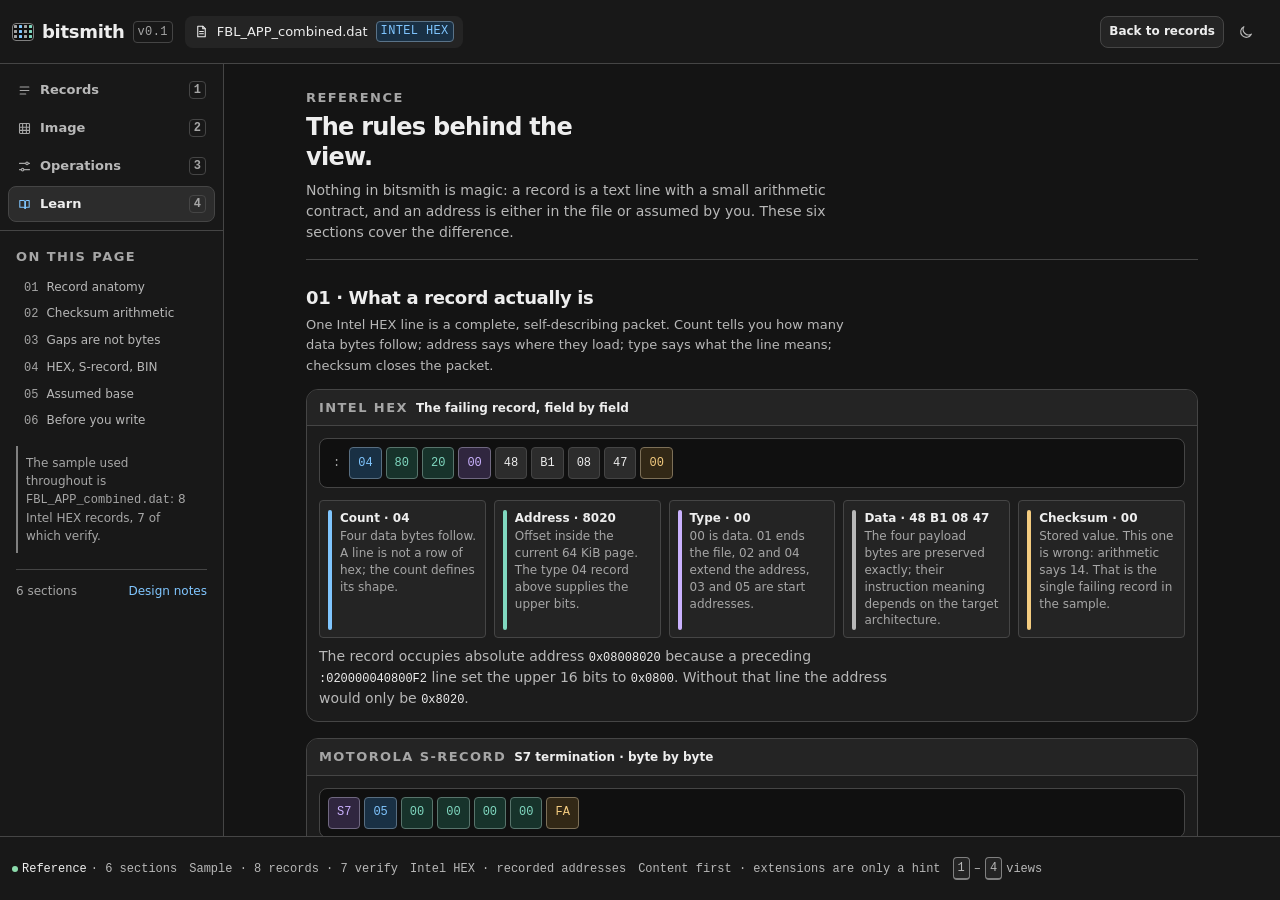
<file: design/prototype/learn.html>
<!doctype html>
<html lang="en" data-theme="dark">
<head>
  <meta charset="utf-8">
  <meta name="viewport" content="width=device-width, initial-scale=1">
  <title>Learn — bitsmith</title>
  <script>
    (function () {
      try {
        var saved = (localStorage.getItem('bitsmith-theme') || localStorage.getItem('imagebench-theme'));
        if (saved === 'light' || saved === 'dark') document.documentElement.dataset.theme = saved;
      } catch (error) {}
    })();
  </script>
  <link rel="stylesheet" href="shared.css">
  <style>
    .workspace.learn-layout {
      grid-template-columns: var(--sidebar-w) minmax(0, 1fr);
    }
    .learn-shell {
      width: 100%;
      margin-inline:auto;
    }
    .learn-toc {
      display: flex;
      flex-direction: column;
      gap:1px;
      margin-top:8px;
    }
    .learn-toc a {
      display: flex;
      align-items: baseline;
      gap:8px;
      padding:4px 8px;
      border-radius: var(--radius-xs);
      color: var(--muted);
      font-size: var(--text-xs);
      line-height: 1.4;
    }
    .learn-toc a:hover {
      background: var(--surface-2);
      color: var(--text);
    }
    .learn-toc .toc-num {
      color: var(--faint);
      font-family: var(--font-mono);
      font-size: var(--text-xs);
    }
    .learn-row {
      display: grid;
      grid-template-columns: repeat(2, minmax(0, 1fr));
      gap:8px;
      margin-top:12px;
    }
    .learn-card {
      padding:12px 12px;
      border: 1px solid var(--border);
      border-radius: var(--radius-sm);
      background: var(--surface-1);
    }
    .learn-card h3 {
      font-size: var(--text-xs);
      font-weight: 650;
    }
    .learn-card p {
      margin-top:4px;
      color: var(--muted);
      font-size: var(--text-xs);
      line-height: 1.55;
    }
    .learn-card code,
    .learn-section code {
      color: var(--text);
      font-family: var(--font-mono);
      font-size: var(--text-xs);
    }
    .before-list {
      margin-top:12px;
      border: 1px solid var(--border);
      border-radius: var(--radius-md);
      background: var(--surface-1);
      overflow: hidden;
    }
    .before-row {
      display: flex;
      align-items: flex-start;
      gap:8px;
      padding:8px 12px;
      border-bottom: 1px solid var(--border);
    }
    .before-row:last-child { border-bottom: 0; }
    .before-row .od-icon {
      --od-icon-size: 14px;
      flex: none;
      margin-top:1px;
      color: var(--ok);
    }
    .before-row.is-warn .od-icon { color: var(--warn); }
    .before-row strong {
      display: block;
      font-size: var(--text-xs);
      font-weight: 650;
    }
    .before-row span {
      display: block;
      margin-top:1px;
      color: var(--muted);
      font-size: var(--text-xs);
      line-height: 1.5;
    }
    @media (max-width: 900px) {
      .workspace.learn-layout { display: flex; }
      .learn-layout .main-scroll { min-width: 0; }
    }
    @media (max-width: 640px) {
      .learn-row { grid-template-columns: 1fr; }
      .statusbar .push { display: none; }
      .statusbar .status-item { flex: none; }
    }
    .field-token:focus-visible {outline:2px solid var(--focus-ring);outline-offset:2px}
    .learn-section .field .input {height:auto;min-height:var(--space-7);padding:var(--space-2);font-size:var(--text-sm)}
    .learn-section details {margin-top:var(--space-4);border:1px solid var(--border);padding:var(--space-3);border-radius:var(--radius-sm)}
    .learn-section summary {cursor:pointer;color:var(--accent)}
    .sample-source {font:var(--text-xs)/var(--lh-relaxed) var(--font-mono);white-space:pre-wrap;overflow-wrap:anywhere;margin-top:var(--space-3)}
    .checksum-step strong {overflow-wrap:anywhere}
  
    .learn-card p, .before-row span, .section-intro {font-size:var(--text-base);line-height:1.5}
.learn-card h3, .before-row strong {font-size:var(--text-sm);line-height:1.5}
.learn-section code {font-size:var(--text-xs)}
  </style>
</head>
<body>
  <div class="app-shell">
    <header class="topbar">
      <a class="brand" href="../index.html" aria-label="bitsmith home">
        <span class="brand-mark" aria-hidden="true">
          <span></span><span></span><span></span><span></span>
          <span></span><span></span><span></span><span></span>
          <span></span><span></span><span></span><span></span>
        </span>
        <span class="brand-name">bitsmith</span>
        <span class="brand-version">v0.1</span>
      </a>
      <a class="file-tab" href="records.html" aria-label="Current file: FBL_APP_combined.dat">
        <svg class="od-icon" viewBox="0 0 24 24" aria-hidden="true" style="--od-icon-size:15px">
          <path d="M6 3.5h8l4 4v13H6z"></path>
          <path d="M14 3.5v4h4"></path>
          <path d="M9 12h6M9 15.5h6"></path>
        </svg>
        <span class="file-name">FBL_APP_combined.dat</span>
        <span class="format-chip">Intel HEX</span>
      </a>
      <div class="topbar-spacer"></div>
      <div class="topbar-actions">
        <span class="local-state">Local only</span>
        <a class="btn btn-sm" href="records.html">Back to records</a>
        <button class="icon-btn theme-toggle" type="button" data-theme-toggle aria-label="Switch to light theme">
          <svg class="od-icon icon-moon" viewBox="0 0 24 24" aria-hidden="true">
            <path d="M20 15.2A8.2 8.2 0 0 1 8.8 4a8.4 8.4 0 1 0 11.2 11.2Z"></path>
          </svg>
          <svg class="od-icon icon-sun" viewBox="0 0 24 24" aria-hidden="true">
            <circle cx="12" cy="12" r="3.5"></circle>
            <path d="M12 2.5v2M12 19.5v2M4.6 4.6 6 6M18 18l1.4 1.4M2.5 12h2M19.5 12h2M4.6 19.4 6 18M18 6l1.4-1.4"></path>
          </svg>
        </button>
      </div>
    </header>

    <div class="workspace learn-layout">
      <aside class="sidebar">
        <nav class="side-nav" aria-label="Workbench sections">
          <a class="side-nav-item" href="records.html">
            <svg class="od-icon" viewBox="0 0 24 24" aria-hidden="true">
              <path d="M5 6.5h14M5 12h14M5 17.5h9"></path>
            </svg>
            Records <span class="side-nav-key">1</span>
          </a>
          <a class="side-nav-item" href="image.html">
            <svg class="od-icon" viewBox="0 0 24 24" aria-hidden="true">
              <rect x="4" y="4" width="16" height="16" rx="1.5"></rect>
              <path d="M4 10h16M4 15h16M9 4v16M15 4v16"></path>
            </svg>
            Image <span class="side-nav-key">2</span>
          </a>
          <a class="side-nav-item" href="operations.html">
            <svg class="od-icon" viewBox="0 0 24 24" aria-hidden="true">
              <path d="M4 7h10M18 7h2M4 17h3M11 17h9"></path>
              <circle cx="16" cy="7" r="2"></circle>
              <circle cx="9" cy="17" r="2"></circle>
            </svg>
            Operations <span class="side-nav-key">3</span>
          </a>
          <a class="side-nav-item" href="learn.html" aria-current="page">
            <svg class="od-icon" viewBox="0 0 24 24" aria-hidden="true">
              <path d="M4.5 5.5h6a2 2 0 0 1 2 2v11a2 2 0 0 0-2-2h-6z"></path>
              <path d="M19.5 5.5h-4a2 2 0 0 0-2 2v11a2 2 0 0 1 2-2h4z"></path>
            </svg>
            Learn <span class="side-nav-key">4</span>
          </a>
        </nav>

        <div class="sidebar-scroll">
          <div class="eyebrow">On this page</div>
          <nav class="learn-toc" aria-label="Reference sections">
            <a href="#anatomy"><span class="toc-num">01</span>Record anatomy</a>
            <a href="#checksum"><span class="toc-num">02</span>Checksum arithmetic</a>
            <a href="#gaps"><span class="toc-num">03</span>Gaps are not bytes</a>
            <a href="#formats"><span class="toc-num">04</span>HEX, S-record, BIN</a>
            <a href="#base"><span class="toc-num">05</span>Assumed base</a>
            <a href="#before-write"><span class="toc-num">06</span>Before you write</a>
          </nav>
          <p class="sidebar-note">The sample used throughout is <code>FBL_APP_combined.dat</code>: 8 Intel HEX records, 7 of which verify.</p>
          <div class="sidebar-foot">
            <span>6 sections</span>
            <a href="../DESIGN.md">Design notes</a>
          </div>
        </div>
      </aside>

      <main class="main-scroll">
        <div class="learn-shell">
          <div class="learn-hero">
            <div class="eyebrow">Reference</div>
            <h1>The rules behind the view.</h1>
            <p>Nothing in bitsmith is magic: a record is a text line with a small arithmetic contract, and an address is either in the file or assumed by you. These six sections cover the difference.</p>
          </div>

          <section class="learn-section" id="anatomy" aria-labelledby="anatomyTitle">
            <h2 id="anatomyTitle">01 · What a record actually is</h2>
            <p class="section-intro">One Intel HEX line is a complete, self-describing packet. Count tells you how many data bytes follow; address says where they load; type says what the line means; checksum closes the packet.</p>

            <div class="anatomy-card">
              <div class="anatomy-head">
                <span class="eyebrow">Intel HEX</span>
                <h3>The failing record, field by field</h3>
              </div>
              <div class="anatomy-body">
                <div class="record-anatomy" id="intelAnatomy" aria-label="Intel HEX byte fields"></div>
                <div class="field-key">
                  <div class="field-key-item"><span class="field-key-swatch count"></span><div><strong>Count · 04</strong><span>Four data bytes follow. A line is not a row of hex; the count defines its shape.</span></div></div>
                  <div class="field-key-item"><span class="field-key-swatch address"></span><div><strong>Address · 8020</strong><span>Offset inside the current 64 KiB page. The type 04 record above supplies the upper bits.</span></div></div>
                  <div class="field-key-item"><span class="field-key-swatch type"></span><div><strong>Type · 00</strong><span>00 is data. 01 ends the file, 02 and 04 extend the address, 03 and 05 are start addresses.</span></div></div>
                  <div class="field-key-item"><span class="field-key-swatch data"></span><div><strong>Data · 48 B1 08 47</strong><span>The four payload bytes are preserved exactly; their instruction meaning depends on the target architecture.</span></div></div>
                  <div class="field-key-item"><span class="field-key-swatch checksum"></span><div><strong>Checksum · 00</strong><span>Stored value. This one is wrong: arithmetic says 14. That is the single failing record in the sample.</span></div></div>
                </div>
                <p class="anatomy-note">The record occupies absolute address <code>0x08008020</code> because a preceding <code>:020000040800F2</code> line set the upper 16 bits to <code>0x0800</code>. Without that line the address would only be <code>0x8020</code>.</p>
              </div>
            </div>
            <div class="anatomy-card" style="margin-top:var(--space-4)">
              <div class="anatomy-head"><span class="eyebrow">Motorola S-record</span><h3>S7 termination · byte by byte</h3></div>
              <div class="anatomy-body"><div class="record-anatomy" id="srecAnatomy" aria-label="S-record byte fields"></div>
                <div class="field-key">
                  <div class="field-key-item"><span class="field-key-swatch type"></span><div><strong>Type · S7</strong><span>Terminates an S3 stream and carries a 32-bit execution address.</span></div></div>
                  <div class="field-key-item"><span class="field-key-swatch count"></span><div><strong>Count · 05</strong><span>Five bytes follow: four address bytes plus one checksum byte.</span></div></div>
                  <div class="field-key-item"><span class="field-key-swatch address"></span><div><strong>Address · 00 00 00 00</strong><span>The execution address is 0x00000000; this is metadata, not a data write.</span></div></div>
                  <div class="field-key-item"><span class="field-key-swatch data"></span><div><strong>Data · none</strong><span>S7 has no payload; S1, S2 and S3 carry data with 16-, 24- and 32-bit addresses.</span></div></div>
                  <div class="field-key-item"><span class="field-key-swatch checksum"></span><div><strong>Checksum · FA</strong><span>The one's complement of count plus address bytes closes this record.</span></div></div>
                </div>
                <p class="anatomy-note">Hover or focus any byte for its role. The exact input is <code>S70500000000FA</code>.</p>
              </div>
            </div>
          </section>

          <section class="learn-section" id="checksum" aria-labelledby="checksumTitle">
            <h2 id="checksumTitle">02 · How the checksum is computed</h2>
            <p class="section-intro">Intel HEX uses a two's complement checksum. Add every byte after the colon except the checksum itself, keep the low byte, then complement and add one. The result must equal the stored byte.</p>

            <div class="field" style="margin-block:var(--space-4)"><label for="checksumInput">Intel HEX record · edit a byte to recompute</label><input class="input" id="checksumInput" value=":0480200048B1084700" spellcheck="false" aria-describedby="checksumFeedback"></div>
            <div class="checksum-steps" id="intelSteps"></div><p class="callout" id="checksumFeedback" aria-live="polite"></p>
            <h3 style="margin-block:var(--space-4)">S-record · one's complement</h3>
            <div class="checksum-steps" id="srecSteps"></div>
            <p class="anatomy-note">bitsmith recomputes this for every line on every load. A failing checksum does not hide the data: the record stays in the table so you can decide whether to repair the byte or reject the file.</p>
          </section>

          <section class="learn-section" id="gaps" aria-labelledby="gapsTitle">
            <h2 id="gapsTitle">03 · Gaps are not bytes</h2>
            <p class="section-intro">A missing range in the record stream is not the same as a range filled with <code>0xFF</code>. One is an absence of information; the other is an explicit claim about the device.</p>

            <div class="learn-row">
              <div class="learn-card">
                <h3>Gap</h3>
                <p>No record covers the range. The map draws it as an empty striped band, and the tool refuses to pretend it knows what the flash holds there. In the sample, 32,736 bytes sit between the bootloader and the application.</p>
              </div>
              <div class="learn-card">
                <h3>Explicit 0xFF</h3>
                <p>A record actually contains 0xFF bytes. The sample has 16 such bytes at <code>0x08009FF0</code>. They can be verified, edited, and compared, because they exist in the file.</p>
              </div>
            </div>
            <p class="anatomy-note">An erase operation turns covered bytes into explicit 0xFF records. A fill operation can also materialise a gap. Both are writes, and both go through the same conflict gate as any other staged change.</p>
          </section>

          <section class="learn-section" id="formats" aria-labelledby="formatsTitle">
            <h2 id="formatsTitle">04 · HEX, S-record, BIN</h2>
            <p class="section-intro">The container decides how much the file can prove. Content is sniffed rather than trusted from the extension, because a firmware renamed <code>.bin</code> is still text records.</p>

            <div class="compare-table-wrap">
              <table class="compare-table">
                <thead>
                  <tr><th>Property</th><th>Intel HEX</th><th>S19 / S-record</th><th>Raw BIN</th></tr>
                </thead>
                <tbody>
                  <tr><th>Address in file</th><td>Yes — 16-bit plus type 02/04 extension</td><td>Yes — 16, 24 or 32-bit in the record</td><td>No — nothing but bytes</td></tr>
                  <tr><th>Per-line checksum</th><td>Two's complement, low byte</td><td>One's complement, low byte</td><td>None</td></tr>
                  <tr><th>End of file</th><td><code>:00000001FF</code></td><td>Termination record <code>S7/S8/S9</code></td><td>EOF only</td></tr>
                  <tr><th>ASCII overhead</th><td>Typically ~3× at short line widths; varies with data length</td><td>Typically ~3× at short line widths; varies with address width</td><td>1× payload; padding may increase size</td></tr>
                  <tr><th>Typical use</th><td>MCU tools and sparse flash images</td><td>Automotive / FBL image exchange; .s19 is a common extension</td><td>Contiguous flash dumps and direct programming</td></tr>
                  <tr><th>Primary risk</th><td>Ignoring extended-address records or overlap</td><td>Wrong S1/S2/S3 width or count interpretation</td><td>Wrong base, silent gap padding, no per-record checksum</td></tr>
                  <tr><th>Editable as text</th><td>Yes</td><td>Yes</td><td>No</td></tr>
                  <tr><th>Base required</th><td>No</td><td>No</td><td>Yes — an assumption</td></tr>
                  <tr><th>In this session</th><td>Sample file · recorded</td><td>Supported · recorded</td><td>Supported · assumed base</td></tr>
                </tbody>
              </table>
            </div>
            <p class="anatomy-note">S-record counts include the address and checksum bytes, unlike Intel HEX where the count covers data only. The checksum is also complemented differently: one's complement instead of two's. Do not reuse the same arithmetic across formats.</p>
          </section>

<details class="learn-section"><summary>Supplied source records · preserved verbatim</summary><h3>Intel HEX</h3><pre class="sample-source">:020000040800F2
:200000000010020009590108FFFFFFFFFFFFFFFFFFFFFFFFFFFFFFFFFFFFFFFFFFFFFFFF7B
:10001000FFFFFFFFFFFFFFFFFFFFFFFFFFFFFFFFF0
:088000000050002001598A081C
:088010002DE9F0470DF080F8A6
:109FF000FFFFFFFFFFFFFFFFFFFFFFFFFFFFFFFF71
:00000001FF</pre><h3>Motorola S-record</h3><pre class="sample-source">S0120000496D61676542656E63682D44454D4FD8
S31D004000000050002001598A08FFFFFFFFFFFFFFFFFFFFFFFFFFFFFFFF56
S31D004000182DE9F0470DF080F800000000000000000000000000000000C8
S3150054FFF0FFFFFFFFFFFFFFFFFFFFFFFFFFFFFFFFB7
S70500000000FA</pre></details>
          <section class="learn-section" id="base" aria-labelledby="baseTitle">
            <h2 id="baseTitle">05 · Why a BIN needs a base</h2>
            <p class="section-intro">A raw binary has no idea where it belongs in memory. bitsmith does not guess quietly: it asks for a base and marks every address downstream of that choice.</p>

            <div class="assumption-banner" style="margin-top:12px">
              <svg class="od-icon banner-icon" viewBox="0 0 24 24" aria-hidden="true">
                <path d="M12 3.5 21 20H3z"></path>
                <path d="M12 9v5M12 17.2v.1"></path>
              </svg>
              <div>
                <strong>With base 0x08000000, the APP writes at 0x08008000. With base 0x00000000, the same bytes write to 0x00008000.</strong>
                <p>The bytes never move; the interpretation does. That is why the assumed base is shown on every screen and why changing it re-draws the whole map instead of silently relabelling a few rows.</p>
              </div>
              <a class="btn btn-sm btn-quiet banner-action" href="image.html">See the BIN state</a>
            </div>
            <p class="anatomy-note">The sample is Intel HEX, so no base is invented. The BIN state exists to make the assumption visible: it is a working choice, not a property of the file.</p>
          </section>

          <section class="learn-section" id="before-write" aria-labelledby="beforeTitle">
            <h2 id="beforeTitle">06 · Before you write</h2>
            <p class="section-intro">Reading is cheap; writing is not. These are the checks bitsmith keeps in front of you, in the order they matter.</p>

            <div class="before-list">
              <div class="before-row">
                <svg class="od-icon" viewBox="0 0 24 24" aria-hidden="true"><path d="m4.5 12.5 4.3 4.3L19.5 6.8"></path></svg>
                <div><strong>Every record verifies, or you know why not</strong><span>The sample has seven verified records and one failure with its arithmetic shown. A failing record is never silently repaired.</span></div>
              </div>
              <div class="before-row">
                <svg class="od-icon" viewBox="0 0 24 24" aria-hidden="true"><path d="m4.5 12.5 4.3 4.3L19.5 6.8"></path></svg>
                <div><strong>You know which addresses are recorded</strong><span>Intel HEX and S-record supply addresses. A BIN base is an assumption and stays labelled as one.</span></div>
              </div>
              <div class="before-row is-warn">
                <svg class="od-icon" viewBox="0 0 24 24" aria-hidden="true"><path d="M12 3.5 21 20H3z"></path><path d="M12 9v5M12 17.2v.1"></path></svg>
                <div><strong>Every overlap has an order</strong><span>Staged operations that claim the same bytes produce a conflict. Choosing a resolution records which intent wins; it never hides the overlap.</span></div>
              </div>
              <div class="before-row">
                <svg class="od-icon" viewBox="0 0 24 24" aria-hidden="true"><path d="m4.5 12.5 4.3 4.3L19.5 6.8"></path></svg>
                <div><strong>Nothing is written until you apply</strong><span>Operations change a working copy in this browser. The source file on disk stays untouched, and the gate stays closed while a conflict is open.</span></div>
              </div>
            </div>
          </section>
        </div>
      </main>
    </div>

    <footer class="statusbar">
      <span class="status-item"><span class="status-dot ok"></span><strong>Reference</strong> · 6 sections</span>
      <span class="status-item hide-sm">Sample · 8 records · 7 verify</span>
      <span class="status-item hide-sm">Intel HEX · recorded addresses</span>
      <span class="status-item push">Content first · extensions are only a hint</span>
      <span class="status-item hide-sm"><span class="kbd">1</span>–<span class="kbd">4</span> views</span>
    </footer>
  </div>

  <script>
    (function () {
      'use strict';


      const byId = id => document.getElementById(id);
      const hx = n => n.toString(16).toUpperCase().padStart(2,'0');
      function byteToken(text,kind,label){const el=document.createElement('span');el.className='field-token is-'+kind;el.textContent=text;el.tabIndex=0;el.title=label;el.setAttribute('aria-label',label+' · '+text);return el;}
      const intelFields=[[':','colon','Start marker'],['04','count','Data byte count'],['80','address','Address high byte'],['20','address','Address low byte'],['00','type','Data record type'],['48','data','Payload byte 1'],['B1','data','Payload byte 2'],['08','data','Payload byte 3'],['47','data','Payload byte 4'],['00','checksum','Stored checksum']];
      const srecFields=[['S7','type','32-bit termination record'],['05','count','Address plus checksum count'],...Array.from({length:4},(_,i)=>['00','address','Execution address byte '+(i+1)]),['FA','checksum','Stored checksum']];
      intelFields.forEach(f=>byId('intelAnatomy').append(byteToken(...f)));srecFields.forEach(f=>byId('srecAnatomy').append(byteToken(...f)));
      function steps(host,bytes,stored,ones){const sum=bytes.reduce((n,b)=>n+b,0),low=sum&255,expected=ones?(~low)&255:(-low)&255;const content=[['1 · Sum bytes',bytes.map(hx).join(' + ')+' = 0x'+hx(sum),'Count, address, and data; Intel HEX also includes type.'],['2 · Low byte','0x'+hx(sum)+' & FF = '+hx(low),'Discard carries above eight bits.'],['3 · Complement',(ones?'FF − ':'100 − ')+hx(low)+' = '+hx(expected),ones?"One’s complement, masked to eight bits.":"Two’s complement, masked to eight bits."],['4 · Compare',hx(stored)+(stored===expected?' = ':' ≠ ')+hx(expected),(stored===expected?'PASS':'FAIL')+' · stored versus computed']];host.replaceChildren(...content.map(([label,value,note])=>{const box=document.createElement('div');box.className='checksum-step';const l=document.createElement('span');l.className='step-num';l.textContent=label;const strong=document.createElement('strong');strong.textContent=value;const p=document.createElement('p');p.textContent=note;box.append(l,strong,p);return box;}));return expected;}
      function updateChecksum(){const raw=byId('checksumInput').value.trim();if(!/^:(?:[0-9a-f]{2}){5,}$/i.test(raw)){byId('intelSteps').replaceChildren();byId('checksumFeedback').textContent='Enter a colon followed by complete hexadecimal byte pairs (count, address, type, data, checksum).';return;}const b=raw.slice(1).match(/../g).map(x=>parseInt(x,16));if(b.length!==b[0]+5){byId('intelSteps').replaceChildren();byId('checksumFeedback').textContent='Count mismatch: count declares '+b[0]+' data bytes; line contains '+(b.length-5)+'.';return;}const expected=steps(byId('intelSteps'),b.slice(0,-1),b.at(-1),false);byId('checksumFeedback').textContent=b.at(-1)===expected?'PASS · checksum computed from the current input.':'FAIL · stored '+hx(b.at(-1))+'; expected '+hx(expected)+'. Input is preserved; no repair is applied.';}
      byId('checksumInput').addEventListener('input',updateChecksum);updateChecksum();steps(byId('srecSteps'),[5,0,0,0,0],250,true);

      function updateThemeLabel() {
        const button = document.querySelector('[data-theme-toggle]');
        if (!button) return;
        const isLight = document.documentElement.dataset.theme === 'light';
        button.setAttribute('aria-label', isLight ? 'Switch to dark theme' : 'Switch to light theme');
      }

      document.querySelectorAll('[data-theme-toggle]').forEach(function (button) {
        button.addEventListener('click', function () {
          const next = document.documentElement.dataset.theme === 'light' ? 'dark' : 'light';
          document.documentElement.dataset.theme = next;
          try { localStorage.setItem('bitsmith-theme', next); } catch (error) {}
          updateThemeLabel();
        });
      });
      updateThemeLabel();

      document.addEventListener('keydown', function (event) {
        if (event.metaKey || event.ctrlKey || event.altKey) return;
        if (event.target.matches('input, textarea, select')) return;
        const routes = { '1': 'records.html', '2': 'image.html', '3': 'operations.html', '4': 'learn.html' };
        if (routes[event.key]) window.location.href = routes[event.key];
      });
    })();
  </script>
<script>
(() => {
  const button=document.querySelector('[data-theme-toggle]');
  if (!button) return;
  const sync=()=>{const dark=document.documentElement.dataset.theme==='dark';button.setAttribute('aria-pressed',String(dark));button.title=dark?'Switch to light theme':'Switch to dark theme';};
  new MutationObserver(sync).observe(document.documentElement,{attributes:true,attributeFilter:['data-theme']});sync();
})();
</script>
</body>
</html>
</file>
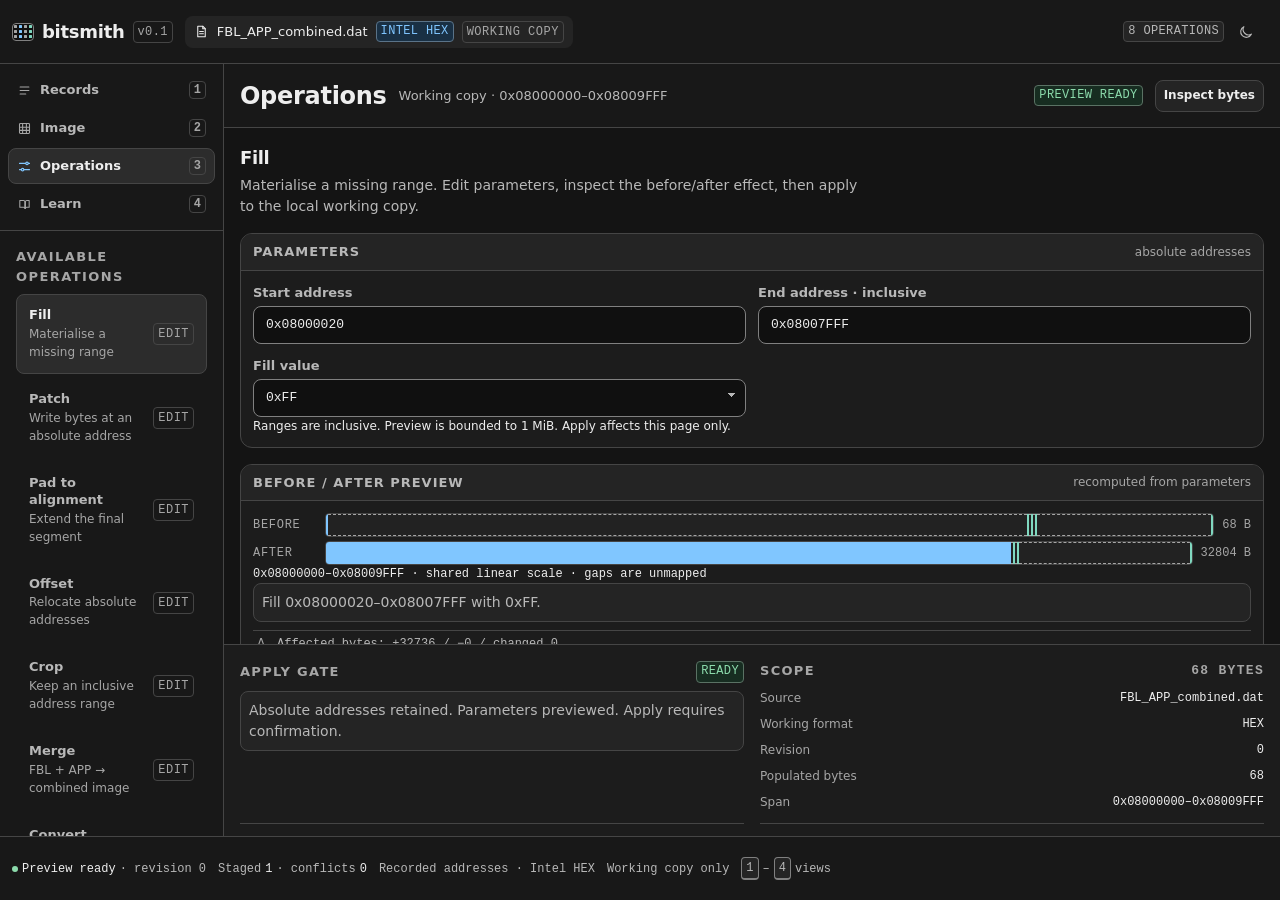
<file: design/prototype/operations.html>
<!doctype html>
<html lang="en" data-theme="dark">
<head>
  <meta charset="utf-8">
  <meta name="viewport" content="width=device-width, initial-scale=1">
  <title>Operations — bitsmith</title>
  <script>
    (function () {
      try {
        var saved = (localStorage.getItem('bitsmith-theme') || localStorage.getItem('imagebench-theme'));
        if (saved === 'light' || saved === 'dark') document.documentElement.dataset.theme = saved;
      } catch (error) {}
    })();
  </script>
  <link rel="stylesheet" href="shared.css">
  <style>
    .ops-sidebar-note {
      margin-top:12px;
      padding:8px 8px;
      border: 1px solid var(--border);
      border-radius: var(--radius-sm);
      background: var(--surface-1);
      color: var(--faint);
      font-size: var(--text-xs);
      line-height: 1.5;
    }
    .ops-sidebar-note strong {
      display: block;
      margin-bottom:2px;
      color: var(--muted);
      font-weight: 600;
    }
    .op-selected-title {
      margin-top:12px;
      padding-top:12px;
      border-top: 1px solid var(--border);
      color: var(--faint);
      font-size: var(--text-xs);
      font-weight: 650;
      letter-spacing: 0.09em;
      text-transform: uppercase;
    }
    .op-detail-scroll {
      padding-bottom:32px;
    }
    .op-param-value {
      display: flex;
      align-items: center;
      gap:4px;
      min-height: 30px;
      padding:4px 8px;
      border: 1px solid var(--border);
      border-radius: var(--radius-xs);
      background: var(--inset);
      color: var(--text);
      font-family: var(--font-mono);
      font-size: var(--text-xs);
      word-break: break-all;
    }
    .op-param-value .badge {
      margin-left:auto;
    }
    .op-static-note {
      margin-top:8px;
      color: var(--faint);
      font-size: var(--text-xs);
      line-height: 1.5;
    }
    .apply-state {
      display: flex;
      align-items: center;
      gap:8px;
      color: var(--faint);
      font-size: var(--text-xs);
      line-height: 1.4;
    }
    .apply-state .od-icon {
      --od-icon-size: 13px;
      color: var(--ok);
      flex: none;
    }
    .gate-blocked .od-icon { color: var(--fail); }
    .gate-blocked { color: var(--fail); }
    @media (max-width: 1100px) {
      .ops-page .inspector { display: flex; }
    }
    @media (max-width: 900px) {
      .ops-page .sidebar { display: none; }
      .ops-page .workspace { grid-template-columns: minmax(0, 1fr); }
    }
    @media (max-width: 640px) {
      .ops-page .statusbar .push { display: none; }
      .ops-page .statusbar .status-item { flex: none; }
    }

    .compact-operation { display:none; margin:var(--space-4); }
    .op-output { margin-top:var(--space-3); padding:var(--space-3); background:var(--inset); border:1px solid var(--border); border-radius:var(--radius-sm); font:var(--text-xs)/var(--lh-relaxed) var(--font-mono); white-space:pre-wrap; overflow-wrap:anywhere; }
    .ops-page .diff-copy { white-space:normal; overflow:visible; overflow-wrap:anywhere; }
    .ops-page .diff-row { grid-template-columns:var(--space-4) minmax(0,1fr); }
    .ops-page .mini-map-track { display:flex; gap:0; }
    .map-part { display:block; min-width:2px; height:100%; background:var(--app); }
    .map-part.fbl {background:var(--fbl)} .map-part.gap {background:var(--gap-bg); border-block:1px dashed var(--gap)}
    .map-part.changed {background:var(--accent)}
    .ops-page .op-apply-bar { flex-wrap:wrap; }
    .ops-page .crc-value {font-size:var(--text-xl);overflow-wrap:anywhere}
    .ops-page .main-pane {min-width:0}
    .ops-page dialog { max-width:min(560px,90vw); background:var(--surface-1); color:var(--text); border:1px solid var(--border-strong); border-radius:var(--radius-md); padding:var(--space-6); }
    .ops-page dialog:not([open]) {display:none}
    .ops-page dialog::backdrop {background:color-mix(in srgb,var(--bg) 80%,transparent)}
    .ops-page dialog p {margin-block:var(--space-4);color:var(--muted)}
    .ops-page .field .help {color:var(--muted)}
    @media(max-width:1100px){.ops-page .workspace {grid-template-columns:var(--sidebar-w) minmax(0,1fr)}}
    @media(max-width:900px){.compact-operation {display:flex}.ops-page .workspace {grid-template-columns:minmax(0,1fr)}}
  
    .ops-page .op-desc {white-space:normal;overflow:visible}
@media(min-width:901px) and (max-width:1320px){.ops-page .workspace {grid-template-columns:var(--sidebar-w) minmax(0,1fr)}.ops-page .inspector {display:flex}}
  </style>
</head>
<body class="ops-page">
  <div class="app-shell">
    <header class="topbar">
      <a class="brand" href="../index.html" aria-label="bitsmith home">
        <span class="brand-mark" aria-hidden="true">
          <span></span><span></span><span></span><span></span>
          <span></span><span></span><span></span><span></span>
          <span></span><span></span><span></span><span></span>
        </span>
        <span class="brand-name">bitsmith</span>
        <span class="brand-version">v0.1</span>
      </a>
      <a class="file-tab" href="records.html" aria-label="Current file: FBL_APP_combined.dat">
        <svg class="od-icon" viewBox="0 0 24 24" aria-hidden="true" style="--od-icon-size:15px">
          <path d="M6 3.5h8l4 4v13H6z"></path>
          <path d="M14 3.5v4h4"></path>
          <path d="M9 12h6M9 15.5h6"></path>
        </svg>
        <span class="file-name">FBL_APP_combined.dat</span>
        <span class="format-chip">Intel HEX</span>
        <span class="op-badge">working copy</span>
      </a>
      <div class="topbar-spacer"></div>
      <div class="topbar-actions">
        <span class="local-state">Local only</span>
        <span class="badge" id="stagedCount">8 operations</span>
        <button class="icon-btn theme-toggle" type="button" data-theme-toggle aria-label="Switch to light theme">
          <svg class="od-icon icon-moon" viewBox="0 0 24 24" aria-hidden="true">
            <path d="M20 15.2A8.2 8.2 0 0 1 8.8 4a8.4 8.4 0 1 0 11.2 11.2Z"></path>
          </svg>
          <svg class="od-icon icon-sun" viewBox="0 0 24 24" aria-hidden="true">
            <circle cx="12" cy="12" r="3.5"></circle>
            <path d="M12 2.5v2M12 19.5v2M4.6 4.6 6 6M18 18l1.4 1.4M2.5 12h2M19.5 12h2M4.6 19.4 6 18M18 6l1.4-1.4"></path>
          </svg>
        </button>
      </div>
    </header>

    <div class="workspace">
      <aside class="sidebar">
        <nav class="side-nav" aria-label="Workbench sections">
          <a class="side-nav-item" href="records.html">
            <svg class="od-icon" viewBox="0 0 24 24" aria-hidden="true">
              <path d="M5 6.5h14M5 12h14M5 17.5h9"></path>
            </svg>
            Records <span class="side-nav-key">1</span>
          </a>
          <a class="side-nav-item" href="image.html">
            <svg class="od-icon" viewBox="0 0 24 24" aria-hidden="true">
              <rect x="4" y="4" width="16" height="16" rx="1.5"></rect>
              <path d="M4 10h16M4 15h16M9 4v16M15 4v16"></path>
            </svg>
            Image <span class="side-nav-key">2</span>
          </a>
          <a class="side-nav-item" href="operations.html" aria-current="page">
            <svg class="od-icon" viewBox="0 0 24 24" aria-hidden="true">
              <path d="M4 7h10M18 7h2M4 17h3M11 17h9"></path>
              <circle cx="16" cy="7" r="2"></circle>
              <circle cx="9" cy="17" r="2"></circle>
            </svg>
            Operations <span class="side-nav-key">3</span>
          </a>
          <a class="side-nav-item" href="learn.html">
            <svg class="od-icon" viewBox="0 0 24 24" aria-hidden="true">
              <path d="M4.5 5.5h6a2 2 0 0 1 2 2v11a2 2 0 0 0-2-2h-6z"></path>
              <path d="M19.5 5.5h-4a2 2 0 0 0-2 2v11a2 2 0 0 1 2-2h4z"></path>
            </svg>
            Learn <span class="side-nav-key">4</span>
          </a>
        </nav>

        <div class="sidebar-scroll">
          <div class="eyebrow" style="margin-bottom:8px">Available operations</div>
          <div class="op-list" id="opList" role="list"></div>
          <p class="ops-sidebar-note"><strong>Staged, never written.</strong> Parameters below preview changes to a local working copy. The source file on disk is not touched.</p>
          <div class="sidebar-foot">
            <span id="sideFoot">Preview before apply</span>
            <a href="../DESIGN.md">Design notes</a>
          </div>
        </div>
      </aside>

      <main class="main-pane">
        <div class="main-toolbar">
          <h1>Operations</h1>
          <span class="toolbar-sub" id="toolbarSub">Working copy · 0x08000000–0x08009FFF</span>
          <div class="toolbar-spacer"></div>
          <span class="badge" id="gateBadge">Gate blocked</span>
          <a class="btn btn-sm" href="image.html">Inspect bytes</a>
        </div>

        <div class="main-scroll op-detail-scroll">
          <label class="field compact-operation"><span>Operation</span><select class="select" id="compactOperation" aria-label="Choose operation"></select></label><div class="operation-detail" id="operationDetail"></div>
        </div>
      </main>

      <aside class="inspector" aria-label="Apply gate">
        <div class="inspector-scroll">
          <div class="inspector-section">
            <div class="inspector-title"><span>Apply gate</span><span class="badge badge-fail" id="gatePill">Blocked</span></div>
            <div class="check-list" id="gateChecks"></div>
          </div>
          <div class="inspector-section">
            <div class="inspector-title"><span>Scope</span><span class="mono" id="scopeRecords">8 operations</span></div>
            <dl class="kv-list" id="scopeList">
              <dt>Source</dt><dd>FBL_APP_combined.dat</dd>
              <dt>Format</dt><dd>Intel HEX</dd>
              <dt>Span</dt><dd>40 KiB</dd>
              <dt>Target</dt><dd>working copy</dd>
            </dl>
          </div>
          <div class="inspector-section">
            <div class="inspector-title"><span>Why this gate exists</span></div>
            <p class="callout">A conflict is not a warning you can dismiss. It is an overlap between two input images. Change the APP base so their address ranges do not overlap before applying.</p>
          </div>
          <div class="inspector-section">
            <div class="inspector-title"><span>Session</span></div>
            <p class="callout" id="sessionNote">Changes stay in this page. Reset restores the supplied sample.</p>
          </div>
        </div>
      </aside>
    </div>

    <footer class="statusbar">
      <span class="status-item"><span class="status-dot warn" id="statusDot"></span><strong id="statusGate">Gate blocked</strong><span id="statusApplyNote"> · not applied</span></span>
      <span class="status-item hide-sm">Staged <strong id="statusStaged">3</strong> · conflicts <strong id="statusConflicts">1</strong></span>
      <span class="status-item hide-sm">Recorded addresses · Intel HEX</span>
      <span class="status-item push" id="statusHint">Resolve the conflict to enable apply</span>
      <span class="status-item hide-sm"><span class="kbd">1</span>–<span class="kbd">4</span> views</span>
    </footer>
  </div>

  <div class="toast-stack" id="toastStack" aria-live="polite"></div>

  <dialog id="confirmApply" aria-labelledby="confirmTitle"><h2 id="confirmTitle">Apply the preview?</h2><p id="confirmCopy"></p><div class="topbar-actions"><button class="btn" id="cancelApply" type="button">Back to preview</button><button class="btn btn-primary" id="commitApply" type="button">Apply to working copy</button></div></dialog>
  <script>
  (() => {
    'use strict';
    const SAMPLE = [
      ':020000040800F2',
      ':200000000010020009590108FFFFFFFFFFFFFFFFFFFFFFFFFFFFFFFFFFFFFFFFFFFFFFFF7B',
      ':10001000FFFFFFFFFFFFFFFFFFFFFFFFFFFFFFFFF0',
      ':088000000050002001598A081C',
      ':088010002DE9F0470DF080F8A6',
      ':109FF000FFFFFFFFFFFFFFFFFFFFFFFFFFFFFFFF71',
      ':0480200048B1084700',
      ':00000001FF'
    ];
    const $ = id => document.getElementById(id);
    const esc = value => String(value).replace(/[&<>"']/g,c=>({'&':'&amp;','<':'&lt;','>':'&gt;','"':'&quot;',"'":'&#39;'}[c]));
    const hex = (n,w=8) => Math.trunc(n).toString(16).toUpperCase().padStart(w,'0');
    const addr = n => '0x'+hex(n);
    const parse = value => {
      if(!/^(?:0x[0-9a-f]+|[0-9]+)$/i.test(String(value).trim())) throw Error('Use a decimal number or a hexadecimal number beginning with 0x.');
      const n=Number(value); if(!Number.isSafeInteger(n)) throw Error('Value is outside the supported integer range.'); return n;
    };
    function loadSample(){let upper=0;const map=new Map();SAMPLE.forEach(line=>{const b=line.slice(1).match(/../g).map(x=>parseInt(x,16));if(b[3]===4)upper=((b[4]<<8)|b[5])*65536;if(b[3]===0)for(let i=0;i<b[0];i++)map.set(upper+b[1]*256+b[2]+i,b[4+i]);});return map;}
    const original=loadSample(); let working=new Map(original), format='HEX', revision=0, selected='fill', candidate=null, pending=null;
    const specs=[
      {id:'fill',name:'Fill',desc:'Materialise a missing range',fields:[['start','Start address','0x08000020'],['end','End address · inclusive','0x08007FFF'],['value','Fill value','0xFF',['0x00','0xFF']]]},
      {id:'patch',name:'Patch',desc:'Write bytes at an absolute address',help:'Bytes are hexadecimal pairs — 48 B1 08 47 or 48B10847; separators are optional. Preview is bounded to 1 MiB. Apply affects this page only.',fields:[['address','Address','0x08008010'],['bytes','Bytes · hex pairs','00 BF',null,'bytes']]},
      {id:'pad',name:'Pad to alignment',desc:'Extend the final segment',fields:[['alignment','Alignment · bytes','0x1000'],['value','Pad value','0xFF',['0x00','0xFF']]]},
      {id:'offset',name:'Offset',desc:'Relocate absolute addresses',fields:[['delta','Signed offset','0x8000']]},
      {id:'crop',name:'Crop',desc:'Keep an inclusive address range',fields:[['start','First address to keep','0x08008000'],['end','Last address to keep','0x08009FFF']]},
      {id:'merge',name:'Merge',desc:'FBL + APP → combined image',fields:[['base','APP destination base','0x08008000'],['scenario','Placement','Separate ranges',['Separate ranges','Overlap FBL · error']]]},
      {id:'convert',name:'Convert',desc:'Make the output strategy explicit',fields:[['target','Target format','SREC',['HEX','SREC','BIN']],['width','S-record address width','S3',['S1','S2','S3']],['line','Data bytes per line','16',['16','32']],['value','Gap fill value','0xFF',['0x00','0xFF']],['base','BIN base address','0x08000000']]},
      {id:'crc',name:'CRC',desc:'Compute from actual working bytes',fields:[['preset','Preset','CRC-32/MPEG-2',['CRC-32/MPEG-2','CRC-32/ISO-HDLC','CRC-16/XMODEM','sum8']],['start','Start address','0x08008000'],['end','End address · inclusive','0x08009FFF'],['value','Unmapped-byte policy','0xFF',['0xFF','0x00','Reject gaps']]]}
    ];
    const values=Object.fromEntries(specs.map(op=>[op.id,Object.fromEntries(op.fields.map(f=>[f[0],f[2]]))]));
    // #<operation-id> opens a card directly; the hash follows the selection.
    const wanted=location.hash.slice(1); if(specs.some(o=>o.id===wanted)) selected=wanted;
    $('stagedCount').textContent=specs.length+' operations';;
    const presets={
      'CRC-32/MPEG-2':{bits:32,poly:0x04C11DB7,init:0xFFFFFFFF,xor:0xFFFFFFFF,reflect:false,note:'Automotive project preset · xorout follows the supplied brief (0xFFFFFFFF). Conventional MPEG-2 uses xorout 0x00000000.'},
      'CRC-32/ISO-HDLC':{bits:32,poly:0x04C11DB7,init:0xFFFFFFFF,xor:0xFFFFFFFF,reflect:true,note:'zlib-compatible · reflected input and output.'},
      'CRC-16/XMODEM':{bits:16,poly:0x1021,init:0,xor:0,reflect:false,note:'16-bit result · no reflection.'},
      'sum8':{bits:8,poly:0,init:0,xor:0,reflect:false,note:'Add bytes modulo 256; this is an additive checksum.'}
    };
    function ranges(map){const keys=[...map.keys()].sort((a,b)=>a-b),out=[];for(const a of keys){const last=out.at(-1);if(last&&a===last[1]+1)last[1]=a;else out.push([a,a]);}return out;}
    function bounds(map){const r=ranges(map);return r.length?[r[0][0],r.at(-1)[1]]:[0,0];}
    function rangeInput(v){const a=parse(v.start),b=parse(v.end);if(a>b)throw Error('Start must be at or below end.');if(b>0xFFFFFFFF)throw Error('Address exceeds 0xFFFFFFFF.');if(b-a+1>1048576)throw Error('Keep this local preview to 1 MiB or less.');return[a,b];}
    // Patch payload: hex pairs; separators (space, comma, semicolon, colon, hyphen) and 0x prefixes are optional.
    function patchBytes(text){const compact=String(text).replace(/0[xX]/g,'').replace(/[\s,;:\-]+/g,'');if(!compact)throw Error('Enter at least one byte to patch.');if(!/^(?:[0-9a-fA-F]{2})+$/.test(compact))throw Error('Enter bytes as hexadecimal pairs, e.g. 48 B1 08 47 or 48B10847.');if(compact.length/2>1048576)throw Error('Keep this local preview to 1 MiB or less.');return compact.match(/../g).map(x=>parseInt(x,16));}
    function digest(bytes,p){if(p.bits===8)return bytes.reduce((a,b)=>(a+b)&255,0);let c=p.init;for(const b of bytes){if(p.reflect){c^=b;for(let k=0;k<8;k++)c=(c>>>1)^((c&1)?0xEDB88320:0);}else if(p.bits===16){c^=b<<8;for(let k=0;k<8;k++)c=((c<<1)^((c&0x8000)?p.poly:0))&65535;}else{c^=b<<24;for(let k=0;k<8;k++)c=((c<<1)^((c&0x80000000)?p.poly:0))>>>0;}}return (c^p.xor)>>>0;}
    function record(address,data,target,width){
      if(target==='SREC'){const n={S1:2,S2:3,S3:4}[width],a=[];for(let i=n-1;i>=0;i--)a.push(Math.floor(address/2**(i*8))&255);const b=[data.length+n+1,...a,...data];return width+b.map(x=>hex(x,2)).join('')+hex((~b.reduce((s,x)=>s+x,0))&255,2);}
      const b=[data.length,(address>>>8)&255,address&255,0,...data];return ':'+b.map(x=>hex(x,2)).join('')+hex((-b.reduce((s,x)=>s+x,0))&255,2);
    }
    function records(map,target='HEX',width='S3',line=16){let out=[],upper=-1;for(const [a,b] of ranges(map)){for(let at=a;at<=b;){const size=Math.min(line,b-at+1,65536-(at%65536));if(target==='HEX'&&Math.floor(at/65536)!==upper){upper=Math.floor(at/65536);const u=[2,0,0,4,upper>>>8,upper&255];out.push(':'+u.map(x=>hex(x,2)).join('')+hex((-u.reduce((s,x)=>s+x,0))&255,2));}const bytes=Array.from({length:size},(_,i)=>map.get(at+i));out.push(record(at,bytes,target,width));at+=size;}}if(target==='HEX')out.push(':00000001FF');else out.push(({S1:'S9030000FC',S2:'S804000000FB',S3:'S70500000000FA'})[width]);return out;}
    function compute(){
      const v=values[selected],after=new Map(working);let note='',outFormat=format,output='',crc=null;
      if(selected==='fill'){const[a,b]=rangeInput(v),value=parse(v.value);for(let x=a;x<=b;x++)after.set(x,value);note=`Fill ${addr(a)}–${addr(b)} with ${v.value}.`;}
      if(selected==='patch'){const a=parse(v.address),bytes=patchBytes(v.bytes);if(a+bytes.length-1>0xFFFFFFFF)throw Error('Address exceeds 0xFFFFFFFF.');let fresh=0;bytes.forEach((b,i)=>{if(!working.has(a+i))fresh++;after.set(a+i,b);});note=fresh?`Write ${bytes.length} bytes at ${addr(a)}–${addr(a+bytes.length-1)}. ${fresh} of them land in an unmapped range: they are new data, marked + below — never a silent 0xFF.`:`Write ${bytes.length} bytes at ${addr(a)}–${addr(a+bytes.length-1)}. Every byte overwrites populated data.`;}
      if(selected==='pad'){const n=parse(v.alignment);if(!n||n>1048576||(n&(n-1)))throw Error('Alignment must be a power of two, from 1 through 1048576.');const end=bounds(working)[1],stop=Math.ceil((end+1)/n)*n;if(stop>0x100000000)throw Error('Padding exceeds the 32-bit address space.');for(let a=end+1;a<stop;a++)after.set(a,parse(v.value));note=stop===end+1?'Already aligned; no bytes added.':`Append ${stop-end-1} bytes through ${addr(stop-1)}.`;}
      if(selected==='offset'){const text=v.delta.trim(),negative=text.startsWith('-'),n=parse(negative?text.slice(1):text)*(negative?-1:1);after.clear();working.forEach((b,a)=>{if(a+n<0||a+n>0xFFFFFFFF)throw Error('Relocation would leave the 32-bit address space.');after.set(a+n,b);});note=`Relocate every populated address by ${n<0?'-':'+'}${addr(Math.abs(n))}; payload stays unchanged.`;}
      if(selected==='crop'){const[a,b]=rangeInput(v);for(const x of after.keys())if(x<a||x>b)after.delete(x);if(!after.size)throw Error('This crop would produce an empty image. Choose a range containing data.');note=`Keep ${addr(a)}–${addr(b)}; remove all other populated bytes.`;}
      if(selected==='merge'){const base=v.scenario.startsWith('Overlap')?0x08000010:parse(v.base);after.clear();const fbl=[...original].filter(([a])=>a<0x08000020),app=[...original].filter(([a])=>a>=0x08008000);for(const[a,b]of fbl)after.set(a,b);for(const[a,b]of app){const dest=base+a-0x08008000;if(dest>0xFFFFFFFF)throw Error('APP end exceeds the 32-bit address space.');if(after.has(dest))throw Error(`Overlap conflict: FBL + APP both cover ${addr(dest)}. Set APP base to 0x08008000 or another non-overlapping range.`);after.set(dest,b);}note=`FBL @ 0x08000000 + APP @ ${addr(base)} → merged image. Inputs are the supplied sample segments.`;}
      if(selected==='convert'){
        outFormat=v.target;const[lo,hi]=bounds(after);if(v.target==='BIN'){const base=parse(v.base);if(base>lo)throw Error('BIN base must be at or below the first populated address.');if(hi-base+1>1048576)throw Error('BIN output exceeds the 1 MiB preview limit.');for(let a=base;a<=hi;a++)if(!after.has(a))after.set(a,parse(v.value));output=`BIN base ${addr(base)} · ${after.size} bytes
`+Array.from({length:Math.min(64,after.size)},(_,i)=>hex(after.get(base+i),2)).join(' ');note='BIN materialises every hole with the chosen fill value. Address metadata is replaced by the explicit base assumption.';}
        else {if(v.target==='SREC'&&hi>({S1:0xFFFF,S2:0xFFFFFF,S3:0xFFFFFFFF}[v.width]))throw Error(`${v.width} cannot encode ${addr(hi)}. Use S3 for the supplied absolute addresses; no implicit truncation or relocation.`);const lines=records(after,v.target,v.width,Number(v.line));output=lines.slice(0,8).join('\n')+(lines.length>8?`
… ${lines.length} generated records total`:'');note=`${v.target} · ${v.line} data bytes per line${v.target==='SREC'?' · '+v.width:''}. Sparse ranges remain sparse; gap fill applies only to BIN.`;}
      }
      if(selected==='crc'){const[a,b]=rangeInput(v),bytes=[],p=presets[v.preset];let gaps=0;for(let x=a;x<=b;x++){if(!working.has(x)){gaps++;if(v.value==='Reject gaps')throw Error(`Unmapped byte at ${addr(x)}. Select an explicit fill policy or narrow the range.`);}bytes.push(working.has(x)?working.get(x):parse(v.value));}crc={value:hex(digest(bytes,p),p.bits/4),p,count:bytes.length,gaps};note=`Read-only · ${bytes.length} bytes processed; ${gaps} unmapped bytes ${gaps?'substituted with '+v.value:'encountered'}. No stored CRC is assumed.`;}
      let added=0,removed=0,changed=0;const changes=[];
      for(const[a,b]of working)if(!after.has(a)){removed++;if(changes.length<12)changes.push(['−',`${addr(a)}  ${hex(b,2)} → absent`]);}else if(after.get(a)!==b){changed++;if(changes.length<12)changes.push(['~',`${addr(a)}  ${hex(b,2)} → ${hex(after.get(a),2)}`]);}
      for(const[a,b]of after)if(!working.has(a)){added++;if(changes.length<12)changes.push(['+',`${addr(a)}  absent → ${hex(b,2)}`]);}
      if(selected==='patch'&&!added&&!changed)throw Error('Nothing to patch: the working copy already holds these bytes at this address.');
      return {after,note,outFormat,output,crc,added,removed,changed,changes,revision};
    }
    function mapHTML(map,lo,hi){let parts=[],at=lo;for(const[a,b]of ranges(map)){if(a>at)parts.push([a-at,'gap',`${addr(at)}–${addr(a-1)} unmapped`]);parts.push([b-a+1,a<0x08008000?'fbl':'app',`${addr(a)}–${addr(b)} populated`]);at=b+1;}if(at<=hi)parts.push([hi-at+1,'gap',`${addr(at)}–${addr(hi)} unmapped`]);return parts.map(([n,c,title])=>`<span class="map-part ${c}" style="flex:${n}" title="${title}" aria-label="${title}"></span>`).join('');}
    function preview(){
      const detailsOpen=$('previewContent').querySelector('details')?.open;
      candidate=null;let error='';try{candidate=compute();}catch(e){error=e.message;}
      const blocked=!!error,c=candidate;const [wl,wh]=bounds(working),[al,ah]=c?bounds(c.after):[wl,wh],lo=Math.min(wl,al),hi=Math.max(wh,ah);
      let recordDiff='';
      if(c){
        const beforeLines=records(working),v=values[selected];
        const afterLines=selected==='convert'&&v.target!=='BIN'?records(c.after,v.target,v.width,Number(v.line)):records(c.after);
        const beforeSet=new Set(beforeLines),afterSet=new Set(afterLines);
        const removedLines=beforeLines.filter(line=>!afterSet.has(line)),addedLines=afterLines.filter(line=>!beforeSet.has(line));
        const sourceDiff=removedLines.slice(0,4).map(line=>'− '+line).concat(addedLines.slice(0,4).map(line=>'+ '+line));
        recordDiff='<details class="callout"><summary>Affected records · −'+removedLines.length+' / +'+addedLines.length+'</summary><pre class="op-output">'+esc(sourceDiff.length?sourceDiff.join('\n'):'No record bytes change.')+'</pre><p class="mini-note">Canonical output comparison; up to four removed and four added lines shown. '+(selected==='convert'&&v.target==='BIN'?'BIN output has no record envelope; the canonical HEX view above describes the materialised byte changes.':'Checksums in these new records are computed from their output bytes.')+'</p></details>';
      }
      $('previewContent').innerHTML=`<div class="mini-map">${[['Before',working],['After',c?c.after:working]].map(([label,map])=>`<div class="mini-map-row"><span class="mini-map-label">${label}</span><span class="mini-map-track" role="img" aria-label="${label}: ${map.size} populated bytes across ${ranges(map).length} segments">${mapHTML(map,lo,hi)}</span><span class="mini-map-meta">${map.size} B</span></div>`).join('')}</div><p class="mini-note mono">${addr(lo)}–${addr(hi)} · shared linear scale · gaps are unmapped</p>`+
      (error?`<div class="conflict-callout" role="alert"><div><strong>${selected==='merge'?'FBL + APP → blocked':'Preview unavailable'}</strong><p>${esc(error)}</p></div></div>`:`<p class="callout">${esc(c.note)}</p><div class="diff-list"><div class="diff-row"><span class="diff-mark">Δ</span><span class="diff-copy">Affected bytes: +${c.added} / −${c.removed} / changed ${c.changed}</span></div>${c.changes.map(([sign,text])=>`<div class="diff-row ${sign==='+'?'is-add':sign==='−'?'is-remove':'is-warn'}"><span class="diff-mark">${sign}</span><span class="diff-copy">${text}</span></div>`).join('')}</div><p class="mini-note">${c.added+c.removed+c.changed>12?'First 12 affected bytes shown. ':''}Before: ${records(working).length} canonical HEX records. After: ${records(c.after).length} canonical HEX records. Raw input lines remain unchanged.</p>${recordDiff}${c.output?`<pre class="op-output" aria-label="Conversion output preview">${esc(c.output)}</pre>`:''}${c.crc?`<div class="crc-readout"><span class="crc-label">Computed ${esc(values.crc.preset)}</span><output class="crc-value">0x${c.crc.value}</output><span class="badge">live · no comparison</span></div><div class="crc-params"><span>poly <b>${addr(c.crc.p.poly)}</b></span><span>init <b>${addr(c.crc.p.init)}</b></span><span>xorout <b>${addr(c.crc.p.xor)}</b></span><span>refin / refout <b>${c.crc.p.reflect?'yes / yes':'no / no'}</b></span></div><p class="callout">${esc(c.crc.p.note)}</p>`:''}`);
      if(detailsOpen&&$('previewContent').querySelector('details'))$('previewContent').querySelector('details').open=true;
      $('applyBtn').disabled=blocked||selected==='crc';$('gateBadge').textContent=blocked?'Blocked':selected==='crc'?'Read-only':'Preview ready';$('gateBadge').className='badge '+(blocked?'badge-fail':'badge-ok');
      $('gatePill').textContent=blocked?'Blocked':'Ready';$('gatePill').className='badge '+(blocked?'badge-fail':'badge-ok');
      $('gateChecks').innerHTML=`<p class="callout ${blocked?'is-fail':''}">${blocked?esc(error):'Absolute addresses retained. Parameters previewed. Apply requires confirmation.'}</p>`;
      $('scopeRecords').textContent=working.size+' bytes';$('scopeList').innerHTML=`<dt>Source</dt><dd>FBL_APP_combined.dat</dd><dt>Working format</dt><dd>${esc(format)}</dd><dt>Revision</dt><dd>${revision}</dd><dt>Populated bytes</dt><dd>${working.size}</dd><dt>Span</dt><dd>${addr(wl)}–${addr(wh)}</dd>`;
      $('statusGate').textContent=blocked?'Apply blocked':selected==='crc'?'Digest computed':'Preview ready';$('statusDot').className='status-dot '+(blocked?'fail':'ok');$('statusApplyNote').textContent=' · revision '+revision;$('statusStaged').textContent='1';$('statusConflicts').textContent=blocked?'1':'0';$('statusHint').textContent='Working copy only';$('sideFoot').textContent=working.size+' populated bytes · '+format;$('sessionNote').textContent='Revision '+revision+'. Apply commits this preview in this page; Reset restores the sample. Other views retain their independent sample sessions.';
    }
    function render(){const op=specs.find(o=>o.id===selected),v=values[selected];
      $('opList').innerHTML=specs.map(o=>`<button type="button" class="op-item" data-op="${o.id}" aria-current="${o.id===selected}"><span class="op-main"><span class="op-name" style="display:block">${o.name}</span><span class="op-desc" style="display:block">${o.desc}</span></span><span class="op-badge">${o.id==='crc'?'read':'edit'}</span></button>`).join('');
      $('compactOperation').innerHTML=specs.map(o=>`<option value="${o.id}" ${o.id===selected?'selected':''}>${o.name}</option>`).join('');
      $('operationDetail').innerHTML=`<div class="op-detail-head"><div class="op-detail-title"><h2>${op.name}</h2><p>${op.desc}. Edit parameters, inspect the before/after effect, then apply to the local working copy.</p></div></div><div class="op-body"><section class="form-section"><div class="form-section-head"><h3>Parameters</h3><span class="mini-note">absolute addresses</span></div><div class="form-section-body"><div class="form-grid">${op.fields.map(([key,label,,options,kind])=>`<div class="field"><label for="param-${key}">${label}</label>${options?`<select class="select" id="param-${key}" data-param="${key}">${options.map(x=>`<option ${x===v[key]?'selected':''}>${esc(x)}</option>`).join('')}</select>`:`<input class="input" id="param-${key}" data-param="${key}" value="${esc(v[key])}"${kind==='bytes'?' placeholder="48 B1 08 47"':''} spellcheck="false" autocomplete="off">`}</div>`).join('')}</div><p class="help">${esc(op.help||'Ranges are inclusive. Preview is bounded to 1 MiB. Apply affects this page only.')}</p></div></section><section class="preview-section"><div class="preview-section-head"><h3>Before / after preview</h3><span class="mini-note">recomputed from parameters</span></div><div class="preview-body" id="previewContent" aria-live="polite"></div></section></div><div class="op-apply-bar"><button class="btn" id="resetBtn" type="button">Reset sample</button><span class="toolbar-spacer"></span><button class="btn btn-primary" id="applyBtn" type="button">Review and apply</button></div>`;
      if(selected==='convert'){ $('param-width').disabled=v.target!=='SREC';$('param-base').disabled=v.target!=='BIN';$('param-value').disabled=v.target!=='BIN';$('param-line').disabled=v.target==='BIN'; }
      preview();
    }
    $('opList').addEventListener('click',e=>{const b=e.target.closest('[data-op]');if(b){selected=b.dataset.op;history.replaceState(null,'','#'+selected);render();$('opList').querySelector('[aria-current="true"]')?.focus({preventScroll:true});}});
    $('compactOperation').addEventListener('change',e=>{selected=e.target.value;history.replaceState(null,'','#'+selected);render();});
    $('operationDetail').addEventListener('input',e=>{if(e.target.dataset.param){values[selected][e.target.dataset.param]=e.target.value;preview();}});
    $('operationDetail').addEventListener('change',e=>{if(e.target.dataset.param){values[selected][e.target.dataset.param]=e.target.value;if(selected==='convert'&&e.target.dataset.param==='target'){render();$('param-target').focus();}else preview();}});
    const dialog=$('confirmApply');
    $('operationDetail').addEventListener('click',e=>{if(e.target.id==='resetBtn'){working=new Map(original);format='HEX';revision++;render();$('resetBtn').focus();}if(e.target.id==='applyBtn'&&!e.target.disabled&&candidate&&selected!=='crc'){pending=candidate;$('confirmCopy').textContent=`${candidate.note} Add ${candidate.added}, remove ${candidate.removed}, change ${candidate.changed} bytes. Source files remain untouched.`;dialog.showModal();$('cancelApply').focus();}});
    $('cancelApply').addEventListener('click',()=>dialog.close());
    $('commitApply').addEventListener('click',()=>{if(pending&&pending===candidate&&pending.revision===revision&&selected!=='crc'){working=new Map(pending.after);format=pending.outFormat;revision++;dialog.close();render();$('statusGate').textContent='Applied to working copy';$('applyBtn').focus();}pending=null;});
    dialog.addEventListener('close',()=>{pending=null;const b=$('applyBtn');(b&&!b.disabled?b:$('resetBtn'))?.focus({preventScroll:true});});
    const theme=document.querySelector('[data-theme-toggle]');function themeLabel(){theme.setAttribute('aria-label',document.documentElement.dataset.theme==='light'?'Switch to dark theme':'Switch to light theme');}theme.addEventListener('click',()=>{const t=document.documentElement.dataset.theme==='light'?'dark':'light';document.documentElement.dataset.theme=t;try{localStorage.setItem('bitsmith-theme',t);}catch(e){}themeLabel();});themeLabel();
    document.addEventListener('keydown',e=>{if(e.isComposing||e.repeat||e.metaKey||e.ctrlKey||e.altKey||e.target.closest('input,select,textarea,[contenteditable]')||dialog.open)return;const route={'1':'records.html','2':'image.html','3':'operations.html','4':'learn.html'}[e.key];if(route)location.href=route;});
    render();
  })();
  </script>
<script>
(() => {
  const button=document.querySelector('[data-theme-toggle]');
  if (!button) return;
  const sync=()=>{const dark=document.documentElement.dataset.theme==='dark';button.setAttribute('aria-pressed',String(dark));button.title=dark?'Switch to light theme':'Switch to dark theme';};
  new MutationObserver(sync).observe(document.documentElement,{attributes:true,attributeFilter:['data-theme']});sync();
})();
</script>
</body>
</html>
</file>
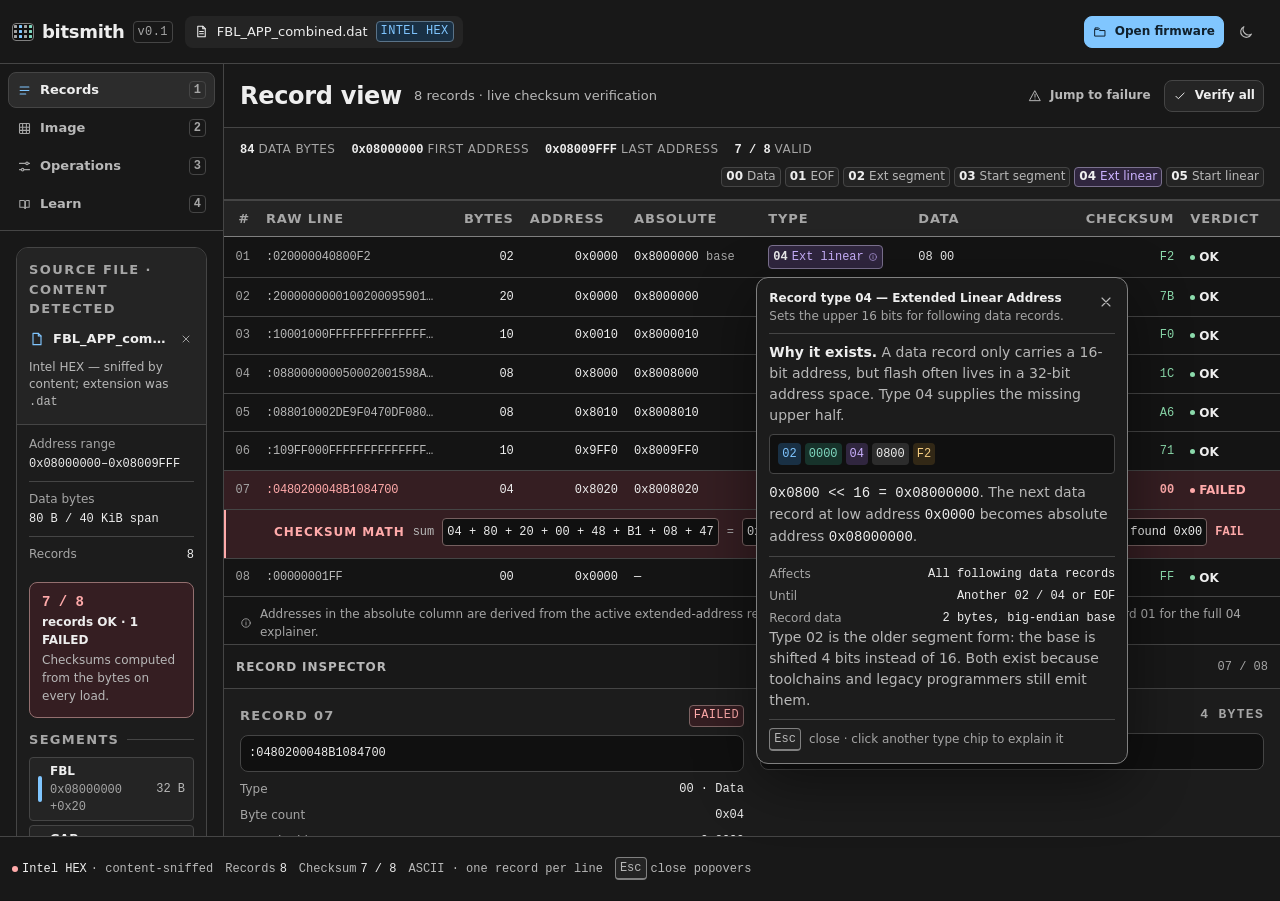
<file: design/prototype/records.html>
<!doctype html>
<html lang="en" data-theme="dark">
<head>
  <meta charset="utf-8">
  <meta name="viewport" content="width=device-width, initial-scale=1">
  <title>Record view — bitsmith</title>
  <script>
    (function () {
      try {
        var saved = (localStorage.getItem('bitsmith-theme') || localStorage.getItem('imagebench-theme'));
        if (saved === 'light' || saved === 'dark') document.documentElement.dataset.theme = saved;
      } catch (error) {}
    })();
  </script>
  <link rel="stylesheet" href="shared.css">
  <style>
    .record-summary-bar {
      display: flex;
      align-items: center;
      flex-wrap: wrap;
      gap:8px 16px;
      padding:8px 16px;
      border-bottom: 1px solid var(--border);
      background: var(--surface-1);
    }
    .summary-stat {
      display: inline-flex;
      align-items: baseline;
      gap:4px;
      color: var(--faint);
      font-size: var(--text-xs);
      letter-spacing: 0.04em;
      text-transform: uppercase;
      white-space: nowrap;
    }
    .summary-stat strong {
      color: var(--text);
      font-family: var(--font-mono);
      font-size: var(--text-xs);
      font-weight: 600;
      letter-spacing: 0;
      text-transform: none;
    }
    .record-legend {
      display: flex;
      align-items: center;
      flex-wrap: wrap;
      gap:4px;
      margin-left:auto;
    }
    .record-legend .type-chip {
      font-size: var(--text-xs);
      padding:1px 4px;
    }
    .table-note {
      display: flex;
      align-items: center;
      gap:8px;
      padding:8px 16px 16px;
      color: var(--faint);
      font-size: var(--text-xs);
      line-height: 1.5;
    }
    .table-note .od-icon {
      --od-icon-size: 12px;
      flex: none;
    }
    .record-row:focus-visible {
      outline: 2px solid var(--focus-ring);
      outline-offset: -2px;
    }
    .row-failure {
      color: var(--fail);
      font-weight: 600;
    }
    .type-cell .type-chip {
      text-decoration: none;
    }
    .type-cell button.type-chip:hover {
      border-color: var(--ff);
      color: var(--ff);
    }
    .type-explain-icon {
      --od-icon-size: 10px;
      opacity: 0.85;
    }
    .gap-block {
      margin-top:12px;
    }
    .gap-row {
      display: flex;
      align-items: baseline;
      justify-content: space-between;
      gap:8px;
      padding:4px 8px;
      color: var(--faint);
      font-family: var(--font-mono);
      font-size: var(--text-xs);
      border-bottom: 1px solid var(--border);
    }
    .gap-row:last-child { border-bottom: 0; }
    .gap-row .gap-range { color: var(--muted); }
    .gap-row .gap-len { white-space: nowrap; }
    .empty-side {
      padding:16px 12px;
      color: var(--faint);
      font-size: var(--text-xs);
      line-height: 1.55;
    }
    .empty-side strong {
      display: block;
      color: var(--text);
      font-size: var(--text-xs);
      margin-bottom:4px;
    }
    .banner-row {
      padding:12px 16px 0;
    }
  
    .record-summary-bar {gap:var(--space-2) var(--space-4);padding:var(--space-3) var(--space-4)}
.summary-stat, .summary-stat strong {font-size:var(--text-xs);line-height:1.5}
  </style>
</head>
<body>
  <div class="app-shell">
    <header class="topbar">
      <a class="brand" href="../index.html" aria-label="bitsmith home">
        <span class="brand-mark" aria-hidden="true">
          <span></span><span></span><span></span><span></span>
          <span></span><span></span><span></span><span></span>
          <span></span><span></span><span></span><span></span>
        </span>
        <span class="brand-name">bitsmith</span>
        <span class="brand-version">v0.1</span>
      </a>
      <a class="file-tab" href="records.html" id="topFileTab" aria-label="Current file: FBL_APP_combined.dat">
        <svg class="od-icon" viewBox="0 0 24 24" aria-hidden="true" style="--od-icon-size:15px">
          <path d="M6 3.5h8l4 4v13H6z"></path>
          <path d="M14 3.5v4h4"></path>
          <path d="M9 12h6M9 15.5h6"></path>
        </svg>
        <span class="file-name" id="topFileName">FBL_APP_combined.dat</span>
        <span class="format-chip" id="topFormat">Intel HEX</span>
      </a>
      <div class="topbar-spacer"></div>
      <div class="topbar-actions">
        <span class="local-state">Local only</span>
        <button class="btn btn-primary btn-sm" id="openFirmware" type="button">
          <svg class="od-icon" viewBox="0 0 24 24" aria-hidden="true">
            <path d="M3.5 7.5h6l2 2h9v9.5h-17z"></path>
            <path d="M3.5 7.5V5h6l2 2"></path>
          </svg>
          Open firmware
        </button>
        <button class="icon-btn theme-toggle" type="button" data-theme-toggle aria-label="Switch to light theme">
          <svg class="od-icon icon-moon" viewBox="0 0 24 24" aria-hidden="true">
            <path d="M20 15.2A8.2 8.2 0 0 1 8.8 4a8.4 8.4 0 1 0 11.2 11.2Z"></path>
          </svg>
          <svg class="od-icon icon-sun" viewBox="0 0 24 24" aria-hidden="true">
            <circle cx="12" cy="12" r="3.5"></circle>
            <path d="M12 2.5v2M12 19.5v2M4.6 4.6 6 6M18 18l1.4 1.4M2.5 12h2M19.5 12h2M4.6 19.4 6 18M18 6l1.4-1.4"></path>
          </svg>
        </button>
      </div>
    </header>

    <div class="workspace">
      <aside class="sidebar">
        <nav class="side-nav" aria-label="Workbench sections">
          <a class="side-nav-item" href="records.html" aria-current="page">
            <svg class="od-icon" viewBox="0 0 24 24" aria-hidden="true">
              <path d="M5 6.5h14M5 12h14M5 17.5h9"></path>
            </svg>
            Records <span class="side-nav-key">1</span>
          </a>
          <a class="side-nav-item" href="image.html">
            <svg class="od-icon" viewBox="0 0 24 24" aria-hidden="true">
              <rect x="4" y="4" width="16" height="16" rx="1.5"></rect>
              <path d="M4 10h16M4 15h16M9 4v16M15 4v16"></path>
            </svg>
            Image <span class="side-nav-key">2</span>
          </a>
          <a class="side-nav-item" href="operations.html">
            <svg class="od-icon" viewBox="0 0 24 24" aria-hidden="true">
              <path d="M4 7h10M18 7h2M4 17h3M11 17h9"></path>
              <circle cx="16" cy="7" r="2"></circle>
              <circle cx="9" cy="17" r="2"></circle>
            </svg>
            Operations <span class="side-nav-key">3</span>
          </a>
          <a class="side-nav-item" href="learn.html">
            <svg class="od-icon" viewBox="0 0 24 24" aria-hidden="true">
              <path d="M4.5 5.5h6a2 2 0 0 1 2 2v11a2 2 0 0 0-2-2h-6z"></path>
              <path d="M19.5 5.5h-4a2 2 0 0 0-2 2v11a2 2 0 0 1 2-2h4z"></path>
            </svg>
            Learn <span class="side-nav-key">4</span>
          </a>
        </nav>

        <div class="sidebar-scroll">
          <div id="fileSummary">
            <div class="file-summary">
              <div class="file-summary-head">
                <div class="eyebrow" style="margin-bottom:4px">Source file · content detected</div>
                <div class="file-name-row">
                  <svg class="od-icon file-icon" viewBox="0 0 24 24" aria-hidden="true">
                    <path d="M6 3.5h8l4 4v13H6z"></path>
                    <path d="M14 3.5v4h4"></path>
                  </svg>
                  <h2 id="fileName">FBL_APP_combined.dat</h2>
                  <button class="icon-btn" id="closeFile" type="button" aria-label="Close file" style="margin-left:auto;width:24px;height:24px;margin-right:-4px">
                    <svg class="od-icon" viewBox="0 0 24 24" aria-hidden="true" style="--od-icon-size:12px">
                      <path d="M6 6l12 12M18 6 6 18"></path>
                    </svg>
                  </button>
                </div>
                <p class="file-subline" id="fileSubline">Intel HEX — sniffed by content; extension was <code style="font-family:var(--font-mono);color:var(--muted)">.dat</code></p>
              </div>
              <dl class="file-meta-grid">
                <div class="meta-row"><dt>Address range</dt><dd id="fileRange">0x08000000–0x08009FFF</dd></div>
                <div class="meta-row"><dt>Data bytes</dt><dd id="fileBytes">84 B / 40 KiB span</dd></div>
                <div class="meta-row"><dt>Records</dt><dd id="fileRecords">8</dd></div>
              </dl>
              <div class="verify-strip is-fail" id="verifyStrip">
                <div class="verify-count" id="verifyCount">7 / 8</div>
                <div class="verify-copy"><strong>records OK · 1 FAILED</strong>Checksums computed from the bytes on every load.</div>
              </div>
              <div style="padding:0 12px 12px">
                <div class="section-label">Segments</div>
                <div class="segment-list" id="segmentList">
                  <div class="segment-row is-fbl">
                    <span class="segment-swatch"></span>
                    <div class="segment-main"><div class="segment-name">FBL</div><div class="segment-addr">0x08000000 +0x20</div></div>
                    <div class="segment-size">32 B</div>
                  </div>
                  <div class="segment-row is-gap">
                    <span class="segment-swatch"></span>
                    <div class="segment-main"><div class="segment-name">GAP</div><div class="segment-addr">0x08000020–0x08007FFF</div></div>
                    <div class="segment-size">0x7FE0</div>
                  </div>
                  <div class="segment-row is-app">
                    <span class="segment-swatch"></span>
                    <div class="segment-main"><div class="segment-name">APP</div><div class="segment-addr">0x08008000–0x08009FFF</div></div>
                    <div class="segment-size">8 KiB</div>
                  </div>
                  <div class="segment-row is-ff">
                    <span class="segment-swatch"></span>
                    <div class="segment-main"><div class="segment-name">Explicit 0xFF</div><div class="segment-addr">0x08009FF0–0x08009FFF</div></div>
                    <div class="segment-size">16 B</div>
                  </div>
                </div>
                <div class="gap-block">
                  <div class="section-label">Gap list</div>
                  <div class="gap-row"><span class="gap-range">0x08000020–0x08007FFF</span><span class="gap-len">32,736 B</span></div>
                </div>
                <p class="sidebar-note">APP starts at base offset <code style="font-family:var(--font-mono);color:var(--muted)">0x8000</code>. The gap is <code style="font-family:var(--font-mono);color:var(--muted)">0x7FE0</code> bytes between the last FBL byte and the first APP byte.</p>
              </div>
            </div>
          </div>

          <div id="emptySide" hidden>
            <div class="empty-side">
              <strong>No file open</strong>
              Open an Intel HEX, S-record, or BIN file to inspect its records. Content sniffing decides the format; the extension is only a hint.
            </div>
          </div>

          <div class="sidebar-foot">
            <span>Content first · direct manipulation</span>
            <a href="../DESIGN.md">Design notes</a>
          </div>
        </div>
      </aside>

      <main class="main-pane">
        <div class="main-toolbar">
          <h1>Record view</h1>
          <span class="toolbar-sub" id="toolbarSub">8 records · live checksum verification</span>
          <div class="toolbar-spacer"></div>
          <div class="toolbar-group" id="recordActions">
            <button class="btn btn-sm btn-quiet" id="jumpFail" type="button">
              <svg class="od-icon" viewBox="0 0 24 24" aria-hidden="true">
                <path d="M12 3.5 21 20H3z"></path>
                <path d="M12 9v5M12 17.2v.1"></path>
              </svg>
              Jump to failure
            </button>
            <button class="btn btn-sm" id="verifyAll" type="button">
              <svg class="od-icon" viewBox="0 0 24 24" aria-hidden="true">
                <path d="m5 12.5 4.2 4.2L19 7"></path>
              </svg>
              Verify all
            </button>
          </div>
        </div>

        <div class="main-scroll" id="recordLoaded">
          <div class="record-summary-bar">
            <span class="summary-stat"><strong>84</strong> data bytes</span>
            <span class="summary-stat"><strong>0x08000000</strong> first address</span>
            <span class="summary-stat"><strong>0x08009FFF</strong> last address</span>
            <span class="summary-stat"><strong id="summaryValid">7 / 8</strong> valid</span>
            <div class="record-legend" aria-label="Record type legend">
              <span class="type-chip"><span class="type-hex">00</span> Data</span>
              <span class="type-chip"><span class="type-hex">01</span> EOF</span>
              <span class="type-chip"><span class="type-hex">02</span> Ext segment</span>
              <span class="type-chip"><span class="type-hex">03</span> Start segment</span>
              <span class="type-chip type-04"><span class="type-hex">04</span> Ext linear</span>
              <span class="type-chip"><span class="type-hex">05</span> Start linear</span>
            </div>
          </div>

          <div class="table-shell">
            <div class="table-scroll">
              <table class="data-table" aria-label="Intel HEX records">
                <thead>
                  <tr>
                    <th class="col-index" style="text-align:right">#</th>
                    <th class="col-raw">Raw line</th>
                    <th style="text-align:right">Bytes</th>
                    <th>Address</th>
                    <th>Absolute</th>
                    <th>Type</th>
                    <th>Data</th>
                    <th style="text-align:right">Checksum</th>
                    <th>Verdict</th>
                  </tr>
                </thead>
                <tbody id="recordBody"></tbody>
              </table>
            </div>
          </div>

          <p class="table-note">
            <svg class="od-icon" viewBox="0 0 24 24" aria-hidden="true">
              <circle cx="12" cy="12" r="8.5"></circle>
              <path d="M12 11v5M12 8v.1"></path>
            </svg>
            Addresses in the absolute column are derived from the active extended-address record. Hover a record type for the compact legend; open record 01 for the full 04 explainer.
          </p>
        </div>

        <div class="empty-workspace" id="emptyWorkspace" hidden>
          <div class="drop-zone" id="dropZone">
            <div class="drop-mark" aria-hidden="true">
              <span></span><span></span><span></span><span></span>
              <span></span><span></span><span></span><span></span>
              <span></span><span></span><span></span><span></span>
            </div>
            <h2 id="emptyTitle">Open a firmware image</h2>
            <p id="emptyCopy">Drop an Intel HEX, Motorola S-record, or raw BIN file here. bitsmith sniffs the content — extensions lie, and real-world files often arrive extensionless.</p>
            <div class="drop-actions">
              <button class="btn btn-primary" id="emptyOpen" type="button">Choose file…</button>
              <button class="btn" id="restoreSample" type="button">Restore sample image</button>
            </div>
            <div class="drop-formats">Intel HEX · S-record · BIN</div>
          </div>
        </div>
      </main>

      <aside class="inspector" aria-label="Record inspector">
        <div class="pane-head">
          <h2>Record inspector</h2>
          <span class="pane-count" id="inspectorCount">08 / 08</span>
        </div>
        <div class="inspector-scroll" id="inspectorBody"></div>
      </aside>
    </div>

    <footer class="statusbar">
      <span class="status-item"><span class="status-dot ok" id="statusDot"></span><strong id="statusFormat">Intel HEX</strong> · content-sniffed</span>
      <span class="status-item status-item-hide">Records <strong id="statusRecords">8</strong></span>
      <span class="status-item">Checksum <strong id="statusChecksum">7 / 8</strong></span>
      <span class="status-item hide-sm">ASCII · one record per line</span>
      <span class="status-item push"><span class="kbd">Esc</span> close popovers</span>
    </footer>
  </div>

  <div class="explain-pop" id="type04Pop" role="dialog" aria-labelledby="type04Title" hidden>
    <div class="pop-head">
      <div>
        <h3 id="type04Title">Record type 04 — Extended Linear Address</h3>
        <p>Sets the upper 16 bits for following data records.</p>
      </div>
      <button class="icon-btn" id="closeType04" type="button" aria-label="Close explainer">
        <svg class="od-icon" viewBox="0 0 24 24" aria-hidden="true">
          <path d="M6 6l12 12M18 6 6 18"></path>
        </svg>
      </button>
    </div>
    <div class="pop-body">
      <p><strong>Why it exists.</strong> A data record only carries a 16-bit address, but flash often lives in a 32-bit address space. Type 04 supplies the missing upper half.</p>
      <div class="pop-byte-anatomy" aria-label="Byte anatomy of the type 04 record">
        <span class="is-count">02</span>
        <span class="is-address">0000</span>
        <span class="is-type">04</span>
        <span>0800</span>
        <span class="is-checksum">F2</span>
      </div>
      <p style="margin-top:8px"><span class="mono" style="color:var(--text)">0x0800 &lt;&lt; 16 = 0x08000000</span>. The next data record at low address <span class="mono" style="color:var(--text)">0x0000</span> becomes absolute address <span class="mono" style="color:var(--text)">0x08000000</span>.</p>
      <dl class="pop-kv">
        <dt>Affects</dt><dd>All following data records</dd>
        <dt>Until</dt><dd>Another 02 / 04 or EOF</dd>
        <dt>Record data</dt><dd>2 bytes, big-endian base</dd>
      </dl>
      <p>Type 02 is the older segment form: the base is shifted 4 bits instead of 16. Both exist because toolchains and legacy programmers still emit them.</p>
    </div>
    <div class="pop-foot"><span class="kbd">Esc</span> close · click another type chip to explain it</div>
  </div>

  <div class="toast-stack" id="toastStack" aria-live="polite"></div>
  <input class="visually-hidden" type="file" id="fileInput" aria-label="Import firmware file" accept=".hex,.ihex,.ihx,.srec,.s19,.s28,.s37,.mot,.bin,.dat,.img">

  <script>
    (function () {
      'use strict';

      const SAMPLE_LINES = [
        ':020000040800F2',
        ':200000000010020009590108FFFFFFFFFFFFFFFFFFFFFFFFFFFFFFFFFFFFFFFFFFFFFFFF7B',
        ':10001000FFFFFFFFFFFFFFFFFFFFFFFFFFFFFFFFF0',
        ':088000000050002001598A081C',
        ':088010002DE9F0470DF080F8A6',
        ':109FF000FFFFFFFFFFFFFFFFFFFFFFFFFFFFFFFF71',
        ':0480200048B1084700',
        ':00000001FF'
      ];

      const TYPE_NAMES = {
        0: 'Data',
        1: 'EOF',
        2: 'Ext segment',
        3: 'Start segment',
        4: 'Ext linear',
        5: 'Start linear'
      };

      const S_TYPE_NAMES = {
        '0': 'Header',
        '1': 'Data 16',
        '2': 'Data 24',
        '3': 'Data 32',
        '5': 'Count',
        '7': 'Start 32',
        '8': 'Start 24',
        '9': 'Start 16'
      };

      const state = {
        name: 'FBL_APP_combined.dat',
        ext: 'dat',
        format: 'intel',
        formatLabel: 'Intel HEX',
        sample: true,
        records: [],
        selected: -1,
        openExplain: false,
        popAnchor: null,
        binMode: false
      };

      const elements = {
        body: document.body,
        recordBody: document.getElementById('recordBody'),
        inspectorBody: document.getElementById('inspectorBody'),
        inspectorCount: document.getElementById('inspectorCount'),
        fileName: document.getElementById('fileName'),
        fileSubline: document.getElementById('fileSubline'),
        fileRange: document.getElementById('fileRange'),
        fileBytes: document.getElementById('fileBytes'),
        fileRecords: document.getElementById('fileRecords'),
        verifyStrip: document.getElementById('verifyStrip'),
        verifyCount: document.getElementById('verifyCount'),
        segmentList: document.getElementById('segmentList'),
        summaryValid: document.getElementById('summaryValid'),
        toolbarSub: document.getElementById('toolbarSub'),
        recordLoaded: document.getElementById('recordLoaded'),
        emptyWorkspace: document.getElementById('emptyWorkspace'),
        emptySide: document.getElementById('emptySide'),
        fileSummary: document.getElementById('fileSummary'),
        emptyTitle: document.getElementById('emptyTitle'),
        emptyCopy: document.getElementById('emptyCopy'),
        recordActions: document.getElementById('recordActions'),
        topFileName: document.getElementById('topFileName'),
        topFormat: document.getElementById('topFormat'),
        statusFormat: document.getElementById('statusFormat'),
        statusRecords: document.getElementById('statusRecords'),
        statusChecksum: document.getElementById('statusChecksum'),
        statusDot: document.getElementById('statusDot'),
        typePop: document.getElementById('type04Pop'),
        toastStack: document.getElementById('toastStack'),
        fileInput: document.getElementById('fileInput'),
        dropZone: document.getElementById('dropZone'),
        topFileTab: document.getElementById('topFileTab')
      };

      function esc(value) {
        return String(value).replace(/[&<>"']/g, function (character) {
          return ({ '&': '&amp;', '<': '&lt;', '>': '&gt;', '"': '&quot;', "'": '&#39;' })[character];
        });
      }

      function hex(value, width) {
        return value.toString(16).toUpperCase().padStart(width || 2, '0');
      }

      function formatAddress(value, width) {
        if (value === null || value === undefined) return '—';
        return '0x' + value.toString(16).toUpperCase().padStart(width || 8, '0');
      }

      function parseHexPairs(source) {
        const pairs = [];
        for (let index = 0; index < source.length; index += 2) {
          pairs.push(parseInt(source.slice(index, index + 2), 16));
        }
        return pairs;
      }

      function parseIntelRecords(text) {
        const lines = text.split(/\r?\n/).map(function (line) { return line.trim(); }).filter(Boolean);
        const records = [];
        let base = 0;
        lines.forEach(function (raw, index) {
          if (raw.charAt(0) !== ':') {
            records.push({
              malformed: true,
              raw: raw,
              index: index,
              ok: false,
              type: -1,
              typeHex: '??',
              typeName: 'Malformed',
              count: 0,
              address: 0,
              absolute: null,
              data: [],
              dataHex: '',
              stored: null,
              expected: null,
              sum: null
            });
            return;
          }
          const body = raw.slice(1);
          if (body.length % 2 !== 0 || !/^[0-9A-Fa-f]*$/.test(body)) {
            records.push({
              malformed: true,
              raw: raw,
              index: index,
              ok: false,
              type: -1,
              typeHex: '??',
              typeName: 'Malformed',
              count: 0,
              address: 0,
              absolute: null,
              data: [],
              dataHex: '',
              stored: null,
              expected: null,
              sum: null
            });
            return;
          }
          const bytes = parseHexPairs(body);
          const count = bytes[0];
          const address = ((bytes[1] || 0) << 8) | (bytes[2] || 0);
          const type = bytes[3];
          const data = bytes.slice(4, 4 + count);
          const stored = bytes[4 + count];
          let sum = 0;
          for (let byteIndex = 0; byteIndex < 4 + count; byteIndex += 1) {
            sum += bytes[byteIndex] || 0;
          }
          const expected = (0x100 - (sum & 0xFF)) & 0xFF;
          const ok = data.length === count && stored === expected;

          let absolute = null;
          if (type === 0) {
            absolute = base + address;
          } else if (type === 2) {
            if (data.length >= 2) base = ((data[0] << 8) | data[1]) << 4;
            absolute = base;
          } else if (type === 4) {
            if (data.length >= 2) base = ((data[0] << 8) | data[1]) << 16;
            absolute = base;
          } else if (type === 3) {
            if (data.length >= 4) absolute = (((data[0] << 8) | data[1]) << 4) + ((data[2] << 8) | data[3]);
          } else if (type === 5) {
            if (data.length >= 4) absolute = ((data[0] << 24) | (data[1] << 16) | (data[2] << 8) | data[3]) >>> 0;
          }

          records.push({
            raw: raw,
            index: index,
            ok: ok,
            type: type,
            typeHex: hex(type),
            typeName: TYPE_NAMES[type] || 'Unknown',
            count: count,
            address: address,
            absolute: absolute,
            data: data,
            dataHex: data.map(function (byte) { return hex(byte); }).join(' '),
            stored: stored,
            expected: expected,
            sum: sum,
            bytes: bytes,
            addressWidth: 4
          });
        });
        return records;
      }

      function parseSRecords(text) {
        const lines = text.split(/\r?\n/).map(function (line) { return line.trim(); }).filter(Boolean);
        const records = [];
        const addressLengths = { '0': 2, '1': 2, '2': 3, '3': 4, '5': 2, '6': 3, '7': 4, '8': 3, '9': 2 };
        lines.forEach(function (raw, index) {
          const typeChar = raw.charAt(1);
          const addressLength = addressLengths[typeChar];
          if (raw.charAt(0).toUpperCase() !== 'S' || !addressLength) {
            records.push({
              malformed: true,
              raw: raw,
              index: index,
              ok: false,
              type: -1,
              typeHex: '??',
              typeName: 'Malformed',
              count: 0,
              address: 0,
              absolute: null,
              data: [],
              dataHex: '',
              stored: null,
              expected: null,
              sum: null
            });
            return;
          }
          const count = parseInt(raw.slice(2, 4), 16);
          const payload = raw.slice(4);
          const bytes = parseHexPairs(payload);
          const addressBytes = bytes.slice(0, addressLength);
          const data = bytes.slice(addressLength, bytes.length - 1);
          const stored = bytes[bytes.length - 1];
          const sum = count + addressBytes.reduce(function (total, value) { return total + value; }, 0) + data.reduce(function (total, value) { return total + value; }, 0);
          const expected = 0xFF - (sum & 0xFF);
          const ok = bytes.length === count && stored === expected;
          const address = addressBytes.reduce(function (total, value) { return (total << 8) | value; }, 0);
          records.push({
            raw: raw,
            index: index,
            ok: ok,
            type: typeChar,
            typeHex: 'S' + typeChar,
            typeName: S_TYPE_NAMES[typeChar] || 'Unknown',
            count: count,
            address: address,
            absolute: ['1', '2', '3'].includes(typeChar) ? address : (['7', '8', '9'].includes(typeChar) ? address : null),
            data: data,
            dataHex: data.map(function (byte) { return hex(byte); }).join(' '),
            stored: stored,
            expected: expected,
            sum: sum,
            bytes: bytes,
            addressWidth: 8
          });
        });
        return records;
      }

      function getDataRecords(records) {
        return records.filter(function (record) {
          return record.ok && !record.malformed && (
            (state.format === 'intel' && record.type === 0) ||
            (state.format === 'srec' && ['1', '2', '3'].includes(record.type))
          );
        });
      }

      function getStats(records) {
        const valid = records.filter(function (record) { return record.ok; }).length;
        const dataRecords = getDataRecords(records);
        const starts = dataRecords.map(function (record) { return record.absolute; }).filter(function (value) { return value !== null; });
        const ends = dataRecords.map(function (record) { return record.absolute + record.data.length - 1; }).filter(function (value) { return value >= 0; });
        const min = starts.length ? Math.min.apply(null, starts) : null;
        const max = ends.length ? Math.max.apply(null, ends) : null;
        const byteCount = dataRecords.reduce(function (total, record) { return total + record.data.length; }, 0);
        return { valid: valid, total: records.length, min: min, max: max, byteCount: byteCount, dataRecords: dataRecords };
      }

      function sampleSegments() {
        return [
          { kind: 'fbl', name: 'FBL', address: '0x08000000 +0x20', size: '32 B' },
          { kind: 'gap', name: 'GAP', address: '0x08000020–0x08007FFF', size: '0x7FE0' },
          { kind: 'app', name: 'APP', address: '0x08008000–0x08009FFF', size: '8 KiB' },
          { kind: 'ff', name: 'Explicit 0xFF', address: '0x08009FF0–0x08009FFF', size: '16 B' }
        ];
      }

      function buildSegments(records) {
        const dataRecords = getDataRecords(records).slice().sort(function (a, b) { return a.absolute - b.absolute; });
        if (!dataRecords.length) return [];
        const ranges = [];
        dataRecords.forEach(function (record) {
          const start = record.absolute;
          const end = start + record.data.length - 1;
          const last = ranges[ranges.length - 1];
          if (last && start <= last.end + 1) {
            last.end = Math.max(last.end, end);
          } else {
            ranges.push({ start: start, end: end });
          }
        });
        const segments = [];
        ranges.forEach(function (range, index) {
          segments.push({
            kind: index === 0 ? 'fbl' : 'app',
            name: index === 0 ? 'IMAGE' : 'IMAGE ' + (index + 1),
            address: formatAddress(range.start) + '–' + formatAddress(range.end),
            size: (range.end - range.start + 1).toLocaleString('en-US') + ' B'
          });
          const next = ranges[index + 1];
          if (next && next.start > range.end + 1) {
            const gapLength = next.start - range.end - 1;
            segments.push({
              kind: 'gap',
              name: 'GAP',
              address: formatAddress(range.end + 1) + '–' + formatAddress(next.start - 1),
              size: gapLength.toLocaleString('en-US') + ' B'
            });
          }
        });
        return segments;
      }

      function renderSegments() {
        const segments = state.sample ? sampleSegments() : buildSegments(state.records);
        elements.segmentList.innerHTML = segments.map(function (segment) {
          const swatchClass = segment.kind === 'ff' ? 'segment-row is-ff' : 'segment-row is-' + segment.kind;
          return '<div class="' + swatchClass + '">' +
            '<span class="segment-swatch"></span>' +
            '<div class="segment-main"><div class="segment-name">' + esc(segment.name) + '</div><div class="segment-addr">' + esc(segment.address) + '</div></div>' +
            '<div class="segment-size">' + esc(segment.size) + '</div>' +
          '</div>';
        }).join('');

        const gaps = segments.filter(function (segment) { return segment.kind === 'gap'; });
        const gapBlock = document.querySelector('.gap-block');
        if (gapBlock) {
          if (!gaps.length) {
            gapBlock.innerHTML = '<div class="section-label">Gap list</div><div class="gap-row"><span class="gap-range">No gaps between data ranges</span><span class="gap-len">—</span></div>';
          } else {
            gapBlock.innerHTML = '<div class="section-label">Gap list</div>' + gaps.map(function (gap) {
              return '<div class="gap-row"><span class="gap-range">' + esc(gap.address) + '</span><span class="gap-len">' + esc(gap.size) + '</span></div>';
            }).join('');
          }
        }
      }

      function renderSummary() {
        const stats = getStats(state.records);
        const failCount = stats.total - stats.valid;
        elements.fileName.textContent = state.name;
        elements.topFileName.textContent = state.name;
        elements.topFormat.textContent = state.formatLabel;
        elements.statusFormat.textContent = state.formatLabel;
        const extText = state.ext ? '<code style="font-family:var(--font-mono);color:var(--muted)">.' + esc(state.ext) + '</code>' : 'no extension';
        elements.fileSubline.innerHTML = esc(state.formatLabel) + ' — sniffed by content; extension was ' + extText;
        elements.fileRange.textContent = stats.min === null ? 'No data records' : formatAddress(stats.min) + '–' + formatAddress(stats.max);
        elements.fileBytes.textContent = stats.byteCount + ' B / ' + (stats.min === null ? '—' : Math.ceil((stats.max - stats.min + 1) / 1024) + ' KiB span');
        elements.fileRecords.textContent = stats.total;
        elements.verifyCount.textContent = stats.valid + ' / ' + stats.total;
        elements.verifyStrip.classList.toggle('is-fail', failCount > 0);
        const verifyCopy = elements.verifyStrip.querySelector('.verify-copy');
        verifyCopy.innerHTML = '<strong>records OK · ' + failCount + ' FAILED</strong>Checksums computed from the bytes on every load.';
        elements.summaryValid.textContent = stats.valid + ' / ' + stats.total;
        elements.toolbarSub.textContent = stats.total + ' records · live checksum verification';
        elements.statusRecords.textContent = stats.total;
        elements.statusChecksum.textContent = stats.valid + ' / ' + stats.total;
        elements.statusDot.className = 'status-dot ' + (failCount ? 'fail' : 'ok');
        elements.topFileTab.setAttribute('aria-label', 'Current file: ' + state.name);
        renderSegments();
      }

      function typeCell(record, index) {
        if (record.malformed) {
          return '<span class="type-chip type-fail"><span class="type-hex">??</span> Malformed</span>';
        }
        if (state.format === 'intel' && record.type === 4) {
          return '<button class="type-chip type-04" type="button" data-explain="04" aria-expanded="false" aria-controls="type04Pop" style="font:inherit">' +
            '<span class="type-hex">04</span> Ext linear' +
            '<svg class="od-icon type-explain-icon" viewBox="0 0 24 24" aria-hidden="true"><circle cx="12" cy="12" r="8.5"></circle><path d="M12 11v5M12 8v.1"></path></svg>' +
          '</button>';
        }
        const failClass = record.ok ? '' : ' type-fail';
        return '<span class="type-chip' + failClass + '"><span class="type-hex">' + esc(record.typeHex) + '</span> ' + esc(record.typeName) + '</span>';
      }

      function renderTable() {
        elements.recordBody.innerHTML = state.records.map(function (record, index) {
          const selected = index === state.selected;
          const classes = 'record-row' + (record.ok ? '' : ' is-failed') + (selected ? ' is-selected' : '');
          const dataPreview = record.data && record.data.length
            ? record.data.slice(0, 8).map(function (byte) { return hex(byte); }).join(' ') + (record.data.length > 8 ? ' …' : '')
            : '—';
          const absolute = record.absolute === null
            ? '—'
            : formatAddress(record.absolute, record.addressWidth || 8) + (state.format === 'intel' && record.type === 4 ? ' <span class="faint">base</span>' : '');
          const stored = record.stored === null || record.stored === undefined ? '—' : hex(record.stored);
          const checksum = record.stored === null || record.stored === undefined
            ? '<span class="faint">—</span>'
            : '<span class="' + (record.ok ? 'cks-ok' : 'cks-fail') + '">' + stored + '</span>';
          let html = '<tr class="' + classes + '" data-index="' + index + '" tabindex="0" aria-selected="' + (selected ? 'true' : 'false') + '">' +
            '<td class="col-index">' + String(index + 1).padStart(2, '0') + '</td>' +
            '<td class="col-raw"><span class="raw-record" title="' + esc(record.raw) + '">' + esc(record.raw) + '</span></td>' +
            '<td class="num-cell">' + (record.malformed ? '—' : hex(record.count)) + '</td>' +
            '<td class="num-cell">' + (record.malformed ? '—' : '0x' + hex(record.address, 4)) + '</td>' +
            '<td class="addr-cell">' + absolute + '</td>' +
            '<td class="type-cell">' + typeCell(record, index) + '</td>' +
            '<td class="data-cell" title="' + esc(record.dataHex || '') + '">' + dataPreview + '</td>' +
            '<td class="cks-cell">' + checksum + '</td>' +
            '<td><span class="verdict ' + (record.ok ? '' : 'is-fail') + '">' + (record.ok ? 'OK' : 'FAILED') + '</span></td>' +
          '</tr>';

          if (!record.ok && !record.malformed) {
            const sumTokens = (record.bytes || []).slice(0, 4 + record.count).map(function (byte) { return hex(byte); }).join(' + ');
            html += '<tr class="math-row"><td colspan="9"><div class="math-panel">' +
              '<span class="math-label">Checksum math</span>' +
              '<span>sum</span><span class="math-token">' + esc(sumTokens) + '</span>' +
              '<span class="math-arrow">=</span><span class="math-token">0x' + record.sum.toString(16).toUpperCase() + '</span>' +
              '<span class="math-arrow">→</span><span class="math-token">two’s complement = 0x' + hex(record.expected) + '</span>' +
              '<span class="math-arrow">→</span><span class="math-token">expected 0x' + hex(record.expected) + ' · found 0x' + hex(record.stored) + '</span>' +
              '<span class="math-result">FAIL</span>' +
            '</div></td></tr>';
          }
          return html;
        }).join('');

        Array.prototype.forEach.call(elements.recordBody.querySelectorAll('.record-row'), function (row) {
          row.addEventListener('click', function () {
            selectRecord(Number(row.dataset.index), false);
          });
          row.addEventListener('keydown', function (event) {
            if (event.key === 'Enter' || event.key === ' ') {
              event.preventDefault();
              selectRecord(Number(row.dataset.index), false);
            }
          });
        });

        Array.prototype.forEach.call(elements.recordBody.querySelectorAll('[data-explain="04"]'), function (button) {
          button.addEventListener('click', function (event) {
            event.stopPropagation();
            selectRecord(0, false);
            openExplain(button);
          });
        });
      }

      function renderInspector() {
        const record = state.records[state.selected];
        if (!record) {
          elements.inspectorBody.innerHTML = '<div class="empty-side"><strong>No record selected</strong>Choose a record to inspect its fields and live checksum.</div>';
          elements.inspectorCount.textContent = '— / —';
          return;
        }
        const stats = getStats(state.records);
        const number = String(state.selected + 1).padStart(2, '0');
        elements.inspectorCount.textContent = number + ' / ' + String(state.records.length).padStart(2, '0');
        const dataFull = record.data && record.data.length ? record.data.map(function (byte) { return hex(byte); }).join(' ') : '—';
        const absolute = record.absolute === null ? '—' : formatAddress(record.absolute, record.addressWidth || 8);
        const stored = record.stored === null || record.stored === undefined ? '—' : '0x' + hex(record.stored);
        const expected = record.expected === null || record.expected === undefined ? '—' : '0x' + hex(record.expected);
        let verdictCopy = '';
        if (!record.ok && !record.malformed) {
          verdictCopy = '<div class="callout is-fail" style="margin-top:8px"><strong>Checksum mismatch.</strong> The bytes sum to <span class="mono">0x' + record.sum.toString(16).toUpperCase() + '</span>; two’s complement gives <span class="mono">0x' + hex(record.expected) + '</span>, but the line stores <span class="mono">0x' + hex(record.stored) + '</span>. The row stays visible so you can decide whether to repair or reject it.</div>';
        } else if (record.type === 4 && state.format === 'intel') {
          verdictCopy = '<div class="callout" style="margin-top:8px"><strong>This record sets a base.</strong> It writes no flash bytes. Its <span class="mono">0800</span> payload becomes the upper 16 bits <span class="mono">0x08000000</span> for the records that follow.</div>';
        } else if (record.ok) {
          verdictCopy = '<div class="callout" style="margin-top:8px"><strong>Checksum verified.</strong> The stored check byte matches the two’s complement of the preceding bytes.</div>';
        }
        const checks = [
          { ok: record.ok, label: record.ok ? 'This record verifies' : 'This record fails checksum' },
          { ok: true, label: 'Fields decoded from the raw line' },
          { ok: true, label: 'Absolute address derived from active base' }
        ];
        elements.inspectorBody.innerHTML =
          '<div class="inspector-section">' +
            '<div class="inspector-title"><span>Record ' + number + '</span><span class="' + (record.ok ? 'badge-ok' : 'badge-fail') + ' badge">' + (record.ok ? 'verified' : 'failed') + '</span></div>' +
            '<div class="raw-line-box">' + esc(record.raw) + '</div>' +
            '<dl class="kv-list" style="margin-top:8px">' +
              '<dt>Type</dt><dd>' + esc(record.typeHex) + ' · ' + esc(record.typeName) + '</dd>' +
              '<dt>Byte count</dt><dd>' + (record.malformed ? '—' : '0x' + hex(record.count)) + '</dd>' +
              '<dt>Record address</dt><dd>' + (record.malformed ? '—' : '0x' + hex(record.address, 4)) + '</dd>' +
              '<dt>Absolute</dt><dd>' + absolute + '</dd>' +
              '<dt>Stored check</dt><dd>' + stored + '</dd>' +
              '<dt>Expected</dt><dd>' + expected + '</dd>' +
            '</dl>' +
            verdictCopy +
          '</div>' +
          '<div class="inspector-section">' +
            '<div class="inspector-title"><span>Payload</span><span class="mono">' + (record.data ? record.data.length : 0) + ' bytes</span></div>' +
            '<div class="raw-line-box" style="word-break:break-word">' + esc(dataFull) + '</div>' +
          '</div>' +
          '<div class="inspector-section">' +
            '<div class="inspector-title"><span>File verification</span><span class="mono">' + stats.valid + ' / ' + stats.total + '</span></div>' +
            '<div class="check-list">' + checks.map(function (check) {
              return '<div class="check-row' + (check.ok ? '' : ' is-fail') + '">' +
                '<svg class="od-icon check-icon" viewBox="0 0 24 24" aria-hidden="true">' +
                  (check.ok ? '<path d="m5 12.5 4.2 4.2L19 7"></path>' : '<path d="M6 6l12 12M18 6 6 18"></path>') +
                '</svg><span>' + check.label + '</span></div>';
            }).join('') + '</div>' +
            '<div class="callout" style="margin-top:8px">Live verification recomputes every record from its bytes. No verdict is hard-coded in the interface.</div>' +
          '</div>';
      }

      function selectRecord(index, scroll) {
        if (!state.records[index]) return;
        state.selected = index;
        Array.prototype.forEach.call(elements.recordBody.querySelectorAll('.record-row'), function (row) {
          const selected = Number(row.dataset.index) === index;
          row.classList.toggle('is-selected', selected);
          row.setAttribute('aria-selected', selected ? 'true' : 'false');
        });
        renderInspector();
        if (scroll) {
          const row = elements.recordBody.querySelector('.record-row[data-index="' + index + '"]');
          if (row) row.scrollIntoView({ block: 'center', inline: 'nearest' });
        }
      }

      function positionPopover(popover, anchor) {
        const rect = anchor.getBoundingClientRect();
        const width = popover.offsetWidth;
        const height = popover.offsetHeight;
        let left = rect.left - 12;
        let top = rect.bottom + 8;
        left = Math.min(Math.max(12, left), window.innerWidth - width - 12);
        if (top + height > window.innerHeight - 42) {
          top = Math.max(10, rect.top - height - 8);
        }
        popover.style.left = left + 'px';
        popover.style.top = top + 'px';
      }

      function openExplain(anchor, focusClose) {
        state.popAnchor = anchor;
        elements.typePop.hidden = false;
        state.openExplain = true;
        Array.prototype.forEach.call(elements.recordBody.querySelectorAll('[data-explain="04"]'), function (button) {
          button.setAttribute('aria-expanded', button === anchor ? 'true' : 'false');
        });
        positionPopover(elements.typePop, anchor);
        if (focusClose !== false) {
          const closeButton = document.getElementById('closeType04');
          if (closeButton) closeButton.focus({ preventScroll: true });
        }
      }

      function closeExplain(restoreFocus) {
        if (!state.openExplain) return;
        state.openExplain = false;
        elements.typePop.hidden = true;
        Array.prototype.forEach.call(elements.recordBody.querySelectorAll('[data-explain="04"]'), function (button) {
          button.setAttribute('aria-expanded', 'false');
        });
        if (restoreFocus && state.popAnchor && document.contains(state.popAnchor)) state.popAnchor.focus({ preventScroll: true });
      }

      function setEmptyState(binMode, message) {
        state.binMode = Boolean(binMode);
        elements.recordLoaded.hidden = true;
        elements.emptyWorkspace.hidden = false;
        elements.fileSummary.hidden = true;
        elements.emptySide.hidden = false;
        elements.recordActions.style.visibility = 'hidden';
        elements.inspectorBody.innerHTML = '<div class="empty-side"><strong>No record selected</strong>Open a file to inspect its records.</div>';
        elements.inspectorCount.textContent = '— / —';
        elements.fileName.textContent = 'No file open';
        elements.topFileName.textContent = 'No file open';
        elements.topFormat.textContent = '—';
        elements.statusFormat.textContent = 'No file';
        elements.statusRecords.textContent = '0';
        elements.statusChecksum.textContent = '—';
        elements.statusDot.className = 'status-dot';
        elements.toolbarSub.textContent = 'No file loaded';
        elements.emptyTitle.textContent = binMode ? 'This BIN has no records' : 'Open a firmware image';
        elements.emptyCopy.innerHTML = binMode
          ? 'Binary images carry no address or record structure. The bytes can still be viewed in Image view, where the base address is explicitly treated as an assumption.'
          : (message || 'Drop an Intel HEX, Motorola S-record, or raw BIN file here. bitsmith sniffs the content — extensions lie, and real-world files often arrive extensionless.');
        if (state.openExplain) closeExplain();
      }

      function setLoadedState() {
        elements.recordLoaded.hidden = false;
        elements.emptyWorkspace.hidden = true;
        elements.fileSummary.hidden = false;
        elements.emptySide.hidden = true;
        elements.recordActions.style.visibility = 'visible';
        elements.binMode = false;
        elements.emptyTitle.textContent = 'Open a firmware image';
        elements.emptyCopy.textContent = 'Drop an Intel HEX, Motorola S-record, or raw BIN file here. bitsmith sniffs the content — extensions lie, and real-world files often arrive extensionless.';
      }

      function loadRecords(records, format, fileName, options) {
        if (!records.length) throw new Error('No records found');
        state.records = records;
        state.format = format;
        state.formatLabel = format === 'intel' ? 'Intel HEX' : 'Motorola S-record';
        state.name = fileName;
        state.ext = (fileName.match(/\.([^.]+)$/) || [])[1] || '';
        state.sample = Boolean(options && options.sample);
        state.selected = Math.max(0, records.findIndex(function (record) { return !record.ok; }));
        if (state.selected < 0) state.selected = 0;
        setLoadedState();
        renderSummary();
        renderTable();
        renderInspector();
        if (state.openExplain) closeExplain();
        requestAnimationFrame(function () {
          const anchor = elements.recordBody.querySelector('[data-explain="04"]');
          if (anchor && state.sample) openExplain(anchor, false);
        });
      }

      function loadSample(showToast) {
        const records = parseIntelRecords(SAMPLE_LINES.join('\n'));
        loadRecords(records, 'intel', 'FBL_APP_combined.dat', { sample: true });
        if (showToast) toast('Sample image restored · 7 of 8 records verify', 'ok');
      }

      async function loadFile(file) {
        try {
          const buffer = await file.arrayBuffer();
          const bytes = new Uint8Array(buffer);
          const headBytes = bytes.slice(0, 4096);
          const head = new TextDecoder('utf-8', { fatal: false }).decode(headBytes);
          const trimmed = head.replace(/^\uFEFF/, '').trimStart();
          let format = null;
          if (trimmed.charAt(0) === ':') format = 'intel';
          else if (/^S[0-9A-Fa-f]/m.test(trimmed)) format = 'srec';
          else format = 'bin';

          if (format === 'bin') {
            setEmptyState(true);
            toast('BIN detected · no record structure; the extension is not trusted', 'warn');
            return;
          }

          let records;
          const text = new TextDecoder('utf-8', { fatal: false }).decode(bytes);
          if (format === 'intel') {
            records = parseIntelRecords(text);
          } else {
            records = parseSRecords(text);
          }
          const dataRecords = records.filter(function (record) {
            return !record.malformed && record.ok;
          });
          if (!dataRecords.length) {
            setEmptyState(false, 'No valid records were found. Check that the file is Intel HEX or Motorola S-record and try again.');
            toast('Could not decode this file as records', 'fail');
            return;
          }
          loadRecords(records, format, file.name, { sample: false });
          toast('Loaded ' + records.length + ' records · content detected as ' + (format === 'intel' ? 'Intel HEX' : 'S-record'), 'ok');
        } catch (error) {
          toast('Could not read that file: ' + error.message, 'fail');
        }
      }

      function toast(message, tone) {
        const node = document.createElement('div');
        node.className = 'toast' + (tone === 'fail' ? ' is-fail' : tone === 'warn' ? ' is-warn' : '');
        node.innerHTML =
          '<svg class="od-icon" viewBox="0 0 24 24" aria-hidden="true">' +
            (tone === 'fail' || tone === 'warn'
              ? '<path d="M12 3.5 21 20H3z"></path><path d="M12 9v5M12 17.2v.1"></path>'
              : '<path d="m5 12.5 4.2 4.2L19 7"></path>') +
          '</svg><span>' + esc(message) + '</span>';
        elements.toastStack.appendChild(node);
        window.setTimeout(function () {
          node.style.opacity = '0';
          node.style.transform = 'translateY(4px)';
          window.setTimeout(function () { node.remove(); }, 180);
        }, 3400);
      }

      function updateThemeLabel() {
        const button = document.querySelector('[data-theme-toggle]');
        if (!button) return;
        const isLight = document.documentElement.dataset.theme === 'light';
        button.setAttribute('aria-label', isLight ? 'Switch to dark theme' : 'Switch to light theme');
      }

      document.querySelectorAll('[data-theme-toggle]').forEach(function (button) {
        button.addEventListener('click', function () {
          const next = document.documentElement.dataset.theme === 'light' ? 'dark' : 'light';
          document.documentElement.dataset.theme = next;
          try { localStorage.setItem('bitsmith-theme', next); } catch (error) {}
          updateThemeLabel();
        });
      });
      updateThemeLabel();

      document.getElementById('closeFile').addEventListener('click', function () {
        setEmptyState(false);
        toast('File closed · workspace emptied', 'ok');
      });
      document.getElementById('openFirmware').addEventListener('click', function () {
        elements.fileInput.click();
      });
      document.getElementById('emptyOpen').addEventListener('click', function () {
        elements.fileInput.click();
      });
      document.getElementById('restoreSample').addEventListener('click', function () { loadSample(true); });
      document.getElementById('jumpFail').addEventListener('click', function () {
        const failedIndex = state.records.findIndex(function (record) { return !record.ok; });
        if (failedIndex < 0) {
          toast('Every record verifies', 'ok');
          return;
        }
        selectRecord(failedIndex, true);
        const row = elements.recordBody.querySelector('.record-row[data-index="' + failedIndex + '"]');
        if (row) row.focus({ preventScroll: true });
      });
      document.getElementById('verifyAll').addEventListener('click', function () {
        const stats = getStats(state.records);
        toast(stats.valid + ' of ' + stats.total + ' records verified · recomputed from bytes', stats.valid === stats.total ? 'ok' : 'warn');
        renderSummary();
        renderInspector();
      });
      document.getElementById('closeType04').addEventListener('click', function () { closeExplain(true); });
      document.getElementById('type04Pop').addEventListener('click', function (event) {
        event.stopPropagation();
      });
      elements.fileInput.addEventListener('change', function (event) {
        const file = event.target.files && event.target.files[0];
        if (file) loadFile(file);
        elements.fileInput.value = '';
      });
      elements.dropZone.addEventListener('dragover', function (event) {
        event.preventDefault();
        elements.dropZone.classList.add('drag-active');
      });
      elements.dropZone.addEventListener('dragleave', function () {
        elements.dropZone.classList.remove('drag-active');
      });
      elements.dropZone.addEventListener('drop', function (event) {
        event.preventDefault();
        elements.dropZone.classList.remove('drag-active');
        const file = event.dataTransfer && event.dataTransfer.files && event.dataTransfer.files[0];
        if (file) loadFile(file);
      });

      document.addEventListener('click', function (event) {
        if (!state.openExplain) return;
        if (elements.typePop.contains(event.target)) return;
        if (event.target.closest('[data-explain="04"]')) return;
        closeExplain(false);
      });
      document.addEventListener('keydown', function (event) {
        if (event.key === 'Escape' && state.openExplain) {
          closeExplain(true);
          return;
        }
        if (event.metaKey || event.ctrlKey || event.altKey) {
          if ((event.metaKey || event.ctrlKey) && event.key.toLowerCase() === 'o') {
            event.preventDefault();
            elements.fileInput.click();
          }
          return;
        }
        if (event.target.matches('input, textarea, select')) return;
        if (event.key === '1' || event.key === '2' || event.key === '3' || event.key === '4') {
          const routes = { '1': 'records.html', '2': 'image.html', '3': 'operations.html', '4': 'learn.html' };
          window.location.href = routes[event.key];
        }
      });
      document.querySelector('.table-scroll').addEventListener('scroll', function () {
        if (state.openExplain && state.popAnchor) {
          closeExplain(false);
        }
      });
      window.addEventListener('resize', function () {
        if (state.openExplain && state.popAnchor) positionPopover(elements.typePop, state.popAnchor);
      });

      loadSample(false);
    })();
  </script>
<script>
(() => {
  const button=document.querySelector('[data-theme-toggle]');
  if (!button) return;
  const sync=()=>{const dark=document.documentElement.dataset.theme==='dark';button.setAttribute('aria-pressed',String(dark));button.title=dark?'Switch to light theme':'Switch to dark theme';};
  new MutationObserver(sync).observe(document.documentElement,{attributes:true,attributeFilter:['data-theme']});sync();
})();
</script>
</body>
</html>
</file>
<file: site/family.css>
/* site-kit v1.0.3 — generated from github.com/turlamai/site-kit; do not edit per-site. */
/* ============================================================
   site-kit family.css — jrtx.site family design system
   Single source of truth: github.com/turlamai/site-kit
   Version stamp is prepended by sync.sh; do not edit per-site.
   ============================================================ */

/* ---------- Tokens ---------- */
:root {
    /* Family accent: one terracotta for the whole family. */
    --kit-accent: #D97757;
    --kit-accent-hover: #C25F3D;
    --kit-accent-strong: #A94E31;
    --kit-accent-soft: rgba(217, 119, 87, 0.12);
    --kit-accent-soft-strong: rgba(217, 119, 87, 0.22);
    --kit-on-accent: #FFFFFF;

    /* Warm neutrals, light theme (html[data-theme="light"] is the default). */
    --kit-bg: #FAF8F5;
    --kit-bg-elevated: #FFFFFF;
    --kit-surface: #F3EFE9;
    --kit-surface-2: #ECE6DD;
    --kit-text: #201B16;
    --kit-text-2: #5D554C;
    --kit-text-3: #8A8177;
    --kit-border: rgba(32, 27, 22, 0.12);
    --kit-border-strong: rgba(32, 27, 22, 0.24);
    --kit-shadow: 0 1px 2px rgba(32, 27, 22, 0.05), 0 8px 24px rgba(32, 27, 22, 0.07);
    --kit-shadow-lift: 0 2px 4px rgba(32, 27, 22, 0.06), 0 16px 40px rgba(32, 27, 22, 0.12);

    --kit-font-display: "Newsreader", "Songti SC", "Noto Serif SC", Georgia, serif;
    --kit-font-sans: "Inter", -apple-system, BlinkMacSystemFont, "Segoe UI",
        "PingFang SC", "Hiragino Sans GB", "Microsoft YaHei", "Noto Sans CJK SC", sans-serif;
    --kit-font-mono: ui-monospace, "SF Mono", "Cascadia Code", "JetBrains Mono",
        Consolas, "Liberation Mono", monospace;

    --kit-radius-s: 8px;
    --kit-radius-m: 12px;
    --kit-radius-l: 16px;
    --kit-nav-height: 60px;
    --kit-content-width: 1080px;
    --kit-prose-width: 720px;
}

html[data-theme="dark"] {
    --kit-accent: #E08A6B;
    --kit-accent-hover: #E89E82;
    --kit-accent-strong: #D97757;
    --kit-accent-soft: rgba(224, 138, 107, 0.14);
    --kit-accent-soft-strong: rgba(224, 138, 107, 0.26);
    --kit-on-accent: #1D120C;

    --kit-bg: #16120F;
    --kit-bg-elevated: #1F1A16;
    --kit-surface: #262019;
    --kit-surface-2: #2E2721;
    --kit-text: #F1ECE5;
    --kit-text-2: #A89F93;
    --kit-text-3: #7A7166;
    --kit-border: rgba(241, 236, 229, 0.13);
    --kit-border-strong: rgba(241, 236, 229, 0.26);
    --kit-shadow: 0 1px 2px rgba(0, 0, 0, 0.4), 0 8px 24px rgba(0, 0, 0, 0.35);
    --kit-shadow-lift: 0 2px 4px rgba(0, 0, 0, 0.4), 0 16px 40px rgba(0, 0, 0, 0.5);
}

/* ---------- Reset & base ---------- */
*, *::before, *::after { box-sizing: border-box; }

/* Component display declarations (kit-btn etc.) beat the UA [hidden] rule;
   language blocks and other hidden content rely on this staying absolute. */
[hidden] { display: none !important; }

html {
    -webkit-text-size-adjust: 100%;
    scroll-behavior: smooth;
    scroll-padding-top: calc(var(--kit-nav-height) + 16px);
}

body {
    margin: 0;
    font-family: var(--kit-font-sans);
    font-size: 16px;
    line-height: 1.65;
    color: var(--kit-text);
    background: var(--kit-bg);
    -webkit-font-smoothing: antialiased;
    text-rendering: optimizeLegibility;
}

/* Family-wide link policy: never the browser-default blue underline.
   Inline links inherit text color and gain an accent underline on hover;
   navigation and button links are styled by their components. */
a {
    color: inherit;
    text-decoration: none;
    transition: color 0.15s ease;
}
a:hover { color: var(--kit-accent); }
.prose a, .kit-rich a {
    color: var(--kit-accent-strong);
    text-decoration: underline;
    text-decoration-color: var(--kit-accent-soft-strong);
    text-underline-offset: 3px;
    text-decoration-thickness: 1.5px;
}
.prose a:hover, .kit-rich a:hover { text-decoration-color: currentColor; }

img, svg, video { max-width: 100%; height: auto; display: block; }

h1, h2, h3, h4 { margin: 0; font-weight: 600; line-height: 1.2; }
p { margin: 0; }

code, pre, kbd {
    font-family: var(--kit-font-mono);
    font-size: 0.92em;
}

pre {
    background: var(--kit-surface);
    border: 1px solid var(--kit-border);
    border-radius: var(--kit-radius-m);
    padding: 16px 20px;
    overflow-x: auto;
    line-height: 1.55;
}
pre code { background: none; padding: 0; font-size: 1em; }
code {
    background: var(--kit-surface);
    border-radius: 5px;
    padding: 0.15em 0.4em;
}

::selection { background: var(--kit-accent-soft-strong); }

:focus-visible {
    outline: 2px solid var(--kit-accent);
    outline-offset: 2px;
    border-radius: 4px;
}

@media (prefers-reduced-motion: reduce) {
    html { scroll-behavior: auto; }
    *, *::before, *::after {
        animation-duration: 0.01ms !important;
        transition-duration: 0.01ms !important;
    }
}

/* ---------- Layout primitives ---------- */
.kit-container {
    width: min(var(--kit-content-width), 100% - 48px);
    margin-inline: auto;
}

.kit-section { padding: 96px 0; }
.kit-section--tight { padding: 64px 0; }
@media (max-width: 720px) {
    .kit-section { padding: 64px 0; }
    .kit-section--tight { padding: 48px 0; }
}

.kit-section--alt {
    background: var(--kit-bg-elevated);
    border-block: 1px solid var(--kit-border);
}

/* Section header: eyebrow + display title + lead */
.kit-kicker {
    display: block;
    font-size: 12.5px;
    font-weight: 600;
    letter-spacing: 0.09em;
    text-transform: uppercase;
    color: var(--kit-accent-strong);
    margin-bottom: 14px;
}
html[data-theme="dark"] .kit-kicker { color: var(--kit-accent); }

.kit-h2 {
    font-family: var(--kit-font-display);
    font-size: clamp(1.9rem, 3.6vw, 2.6rem);
    font-weight: 500;
    letter-spacing: -0.01em;
    line-height: 1.15;
    max-width: 22ch;
}

.kit-lead {
    margin-top: 18px;
    font-size: 17.5px;
    line-height: 1.7;
    color: var(--kit-text-2);
    max-width: 56ch;
}

/* ---------- Navigation ---------- */
.kit-nav {
    position: sticky;
    top: 0;
    z-index: 50;
    height: var(--kit-nav-height);
    background: color-mix(in srgb, var(--kit-bg) 82%, transparent);
    -webkit-backdrop-filter: saturate(1.4) blur(14px);
    backdrop-filter: saturate(1.4) blur(14px);
    border-bottom: 1px solid var(--kit-border);
}
.kit-nav-inner {
    height: 100%;
    display: flex;
    align-items: center;
    gap: 28px;
}
.kit-brand {
    display: flex;
    align-items: center;
    gap: 10px;
    font-weight: 650;
    font-size: 16.5px;
    letter-spacing: -0.01em;
    color: var(--kit-text);
}
.kit-brand:hover { color: var(--kit-text); }
.kit-brand-mark {
    width: 24px;
    height: 24px;
    border-radius: 6px;
    flex: none;
}
.kit-nav-links {
    display: flex;
    align-items: center;
    gap: 22px;
    margin-left: auto;
}
.kit-nav-links a {
    font-size: 14px;
    font-weight: 500;
    color: var(--kit-text-2);
}
.kit-nav-links a:hover { color: var(--kit-text); }

.kit-nav-actions {
    display: flex;
    align-items: center;
    gap: 8px;
    margin-left: 8px;
    padding-left: 20px;
    border-left: 1px solid var(--kit-border);
}

@media (max-width: 760px) {
    .kit-nav-links { display: none; }
    .kit-nav-actions { margin-left: auto; padding-left: 0; border-left: none; }
}

/* Icon buttons in nav (theme toggle, GitHub) */
.kit-icon-btn {
    display: inline-flex;
    align-items: center;
    justify-content: center;
    width: 34px;
    height: 34px;
    border: 1px solid var(--kit-border);
    border-radius: 9px;
    background: transparent;
    color: var(--kit-text-2);
    cursor: pointer;
    transition: color 0.15s ease, border-color 0.15s ease, background 0.15s ease;
}
.kit-icon-btn:hover {
    color: var(--kit-text);
    border-color: var(--kit-border-strong);
    background: var(--kit-surface);
}
.kit-icon-btn svg { width: 17px; height: 17px; }

/* ---------- Language dropdown ---------- */
.kit-lang { position: relative; }
.kit-lang-btn {
    display: inline-flex;
    align-items: center;
    gap: 6px;
    height: 34px;
    padding: 0 12px;
    border: 1px solid var(--kit-border);
    border-radius: 9px;
    background: transparent;
    color: var(--kit-text-2);
    font-family: inherit;
    font-size: 13px;
    font-weight: 500;
    cursor: pointer;
    transition: color 0.15s ease, border-color 0.15s ease, background 0.15s ease;
}
.kit-lang-btn:hover {
    color: var(--kit-text);
    border-color: var(--kit-border-strong);
    background: var(--kit-surface);
}
.kit-lang-btn svg { width: 14px; height: 14px; opacity: 0.7; }

.kit-lang-menu {
    position: absolute;
    top: calc(100% + 6px);
    right: 0;
    min-width: 140px;
    margin: 0;
    padding: 6px;
    list-style: none;
    background: var(--kit-bg-elevated);
    border: 1px solid var(--kit-border);
    border-radius: var(--kit-radius-m);
    box-shadow: var(--kit-shadow-lift);
    display: none;
}
.kit-lang.kit-open .kit-lang-menu { display: block; }
.kit-lang-menu button {
    display: flex;
    align-items: center;
    justify-content: space-between;
    gap: 12px;
    width: 100%;
    padding: 8px 12px;
    border: 0;
    border-radius: 8px;
    background: transparent;
    color: var(--kit-text);
    font-family: inherit;
    font-size: 13.5px;
    cursor: pointer;
}
.kit-lang-menu button:hover { background: var(--kit-surface); }
.kit-lang-menu button[aria-current="true"] { color: var(--kit-accent-strong); font-weight: 600; }
html[data-theme="dark"] .kit-lang-menu button[aria-current="true"] { color: var(--kit-accent); }
.kit-lang-menu button[aria-current="true"]::after { content: "✓"; font-size: 12px; }

/* ---------- Buttons ---------- */
.kit-btn {
    display: inline-flex;
    align-items: center;
    justify-content: center;
    gap: 9px;
    height: 46px;
    padding: 0 22px;
    border-radius: var(--kit-radius-m);
    border: 1px solid transparent;
    font-family: inherit;
    font-size: 15px;
    font-weight: 600;
    letter-spacing: 0.01em;
    cursor: pointer;
    transition: background 0.15s ease, border-color 0.15s ease, color 0.15s ease,
        transform 0.15s ease, box-shadow 0.15s ease;
    white-space: nowrap;
}
.kit-btn svg { width: 17px; height: 17px; }

.kit-btn--primary {
    background: var(--kit-accent);
    color: var(--kit-on-accent);
    box-shadow: 0 1px 2px rgba(0, 0, 0, 0.12), inset 0 1px 0 rgba(255, 255, 255, 0.14);
}
.kit-btn--primary:hover {
    background: var(--kit-accent-hover);
    color: var(--kit-on-accent);
    transform: translateY(-1px);
    box-shadow: 0 4px 14px var(--kit-accent-soft-strong);
}
.kit-btn--primary:active { transform: translateY(0); }

.kit-btn--secondary {
    background: var(--kit-bg-elevated);
    border-color: var(--kit-border-strong);
    color: var(--kit-text);
}
.kit-btn--secondary:hover {
    border-color: var(--kit-accent);
    color: var(--kit-accent-strong);
    transform: translateY(-1px);
}
html[data-theme="dark"] .kit-btn--secondary:hover { color: var(--kit-accent); }

.kit-btn--ghost {
    background: transparent;
    color: var(--kit-accent-strong);
    padding: 0 10px;
    height: 42px;
}
html[data-theme="dark"] .kit-btn--ghost { color: var(--kit-accent); }
.kit-btn--ghost:hover { color: var(--kit-accent-hover); }
.kit-btn--ghost .kit-btn-arrow { transition: transform 0.15s ease; }
.kit-btn--ghost:hover .kit-btn-arrow { transform: translateX(3px); }

.kit-btn-row {
    display: flex;
    align-items: center;
    flex-wrap: wrap;
    gap: 14px;
}

/* ---------- Download split-button + platform menu ---------- */
.kit-dl { position: relative; display: inline-flex; }
.kit-dl .kit-btn--primary { border-top-right-radius: 0; border-bottom-right-radius: 0; }
.kit-dl-caret {
    display: inline-flex;
    align-items: center;
    justify-content: center;
    width: 34px;
    height: 46px;
    margin-left: -1px;
    border: 0;
    border-radius: 0 var(--kit-radius-m) var(--kit-radius-m) 0;
    background: var(--kit-accent);
    color: var(--kit-on-accent);
    cursor: pointer;
    transition: background 0.15s ease;
}
.kit-dl-caret:hover { background: var(--kit-accent-hover); }
.kit-dl-caret svg { width: 14px; height: 14px; }

.kit-dl-menu {
    position: absolute;
    top: calc(100% + 8px);
    left: 0;
    min-width: 280px;
    margin: 0;
    padding: 6px;
    list-style: none;
    background: var(--kit-bg-elevated);
    border: 1px solid var(--kit-border);
    border-radius: var(--kit-radius-l);
    box-shadow: var(--kit-shadow-lift);
    display: none;
    z-index: 40;
}
.kit-dl.kit-open .kit-dl-menu { display: block; }
.kit-dl-menu a {
    display: flex;
    align-items: center;
    gap: 12px;
    padding: 10px 14px;
    border-radius: 10px;
    color: var(--kit-text);
}
.kit-dl-menu a:hover { background: var(--kit-surface); color: var(--kit-text); }
.kit-dl-menu .kit-dl-os { font-weight: 600; font-size: 14px; flex: 1; }
.kit-dl-menu .kit-dl-kind {
    font-size: 11.5px;
    color: var(--kit-text-3);
    font-family: var(--kit-font-mono);
}
.kit-dl-menu .kit-dl-note {
    padding: 8px 14px 6px;
    font-size: 12px;
    color: var(--kit-text-3);
    border-top: 1px solid var(--kit-border);
    margin-top: 6px;
}

/* ---------- Hero ---------- */
.kit-hero {
    padding: 108px 0 88px;
    text-align: center;
    position: relative;
}
@media (max-width: 720px) { .kit-hero { padding: 72px 0 56px; } }

.kit-hero .kit-eyebrow {
    display: inline-flex;
    align-items: center;
    gap: 8px;
    font-size: 13px;
    font-weight: 600;
    letter-spacing: 0.05em;
    color: var(--kit-accent-strong);
    background: var(--kit-accent-soft);
    border: 1px solid var(--kit-accent-soft-strong);
    border-radius: 999px;
    padding: 7px 16px;
    margin-bottom: 28px;
}
html[data-theme="dark"] .kit-hero .kit-eyebrow { color: var(--kit-accent); }

.kit-hero h1 {
    font-family: var(--kit-font-display);
    font-size: clamp(2.7rem, 6.4vw, 4.4rem);
    font-weight: 500;
    letter-spacing: -0.015em;
    line-height: 1.06;
    margin-inline: auto;
    max-width: 18ch;
    text-wrap: balance;
}

.kit-hero .kit-lead {
    margin: 24px auto 0;
    font-size: 18.5px;
    max-width: 58ch;
    text-wrap: pretty;
}

.kit-hero .kit-btn-row { justify-content: center; margin-top: 36px; }

.kit-hero .kit-hero-meta {
    margin-top: 18px;
    font-size: 13.5px;
    color: var(--kit-text-3);
}

/* ---------- Feature grid & cards ---------- */
.kit-grid {
    display: grid;
    grid-template-columns: repeat(auto-fit, minmax(280px, 1fr));
    gap: 18px;
}
.kit-grid--3 { grid-template-columns: repeat(3, 1fr); }
.kit-grid--2 { grid-template-columns: repeat(2, 1fr); }
@media (max-width: 960px) {
    .kit-grid--3, .kit-grid--2 { grid-template-columns: repeat(2, 1fr); }
}
@media (max-width: 640px) {
    .kit-grid--3, .kit-grid--2 { grid-template-columns: 1fr; }
}

.kit-card {
    background: var(--kit-bg-elevated);
    border: 1px solid var(--kit-border);
    border-radius: var(--kit-radius-l);
    padding: 26px 26px 24px;
    transition: box-shadow 0.2s ease, transform 0.2s ease, border-color 0.2s ease;
}
.kit-card:hover {
    box-shadow: var(--kit-shadow);
    transform: translateY(-2px);
    border-color: var(--kit-border-strong);
}
.kit-card h3 {
    font-size: 16.5px;
    font-weight: 650;
    letter-spacing: -0.01em;
    margin-bottom: 8px;
}
.kit-card p {
    font-size: 14.5px;
    line-height: 1.6;
    color: var(--kit-text-2);
}
.kit-card-icon {
    display: inline-flex;
    align-items: center;
    justify-content: center;
    width: 40px;
    height: 40px;
    border-radius: 11px;
    background: var(--kit-accent-soft);
    color: var(--kit-accent-strong);
    margin-bottom: 16px;
}
html[data-theme="dark"] .kit-card-icon { color: var(--kit-accent); }
.kit-card-icon svg { width: 20px; height: 20px; }

/* ---------- Platform chips ---------- */
.kit-platforms {
    display: flex;
    flex-wrap: wrap;
    gap: 12px;
}
.kit-platform-chip {
    display: inline-flex;
    align-items: center;
    gap: 10px;
    padding: 12px 20px;
    border: 1px solid var(--kit-border);
    border-radius: var(--kit-radius-m);
    background: var(--kit-bg-elevated);
    font-size: 14px;
    font-weight: 600;
}
.kit-platform-chip svg { width: 18px; height: 18px; color: var(--kit-text-2); }
.kit-platform-chip small {
    font-weight: 500;
    color: var(--kit-text-3);
    font-size: 12px;
}

/* ---------- Steps ---------- */
.kit-steps {
    display: grid;
    grid-template-columns: repeat(auto-fit, minmax(240px, 1fr));
    gap: 28px;
    counter-reset: kit-step;
}
.kit-step { position: relative; }
.kit-step::before {
    counter-increment: kit-step;
    content: counter(kit-step, decimal-leading-zero);
    font-family: var(--kit-font-display);
    font-size: 30px;
    font-weight: 500;
    color: var(--kit-accent);
    opacity: 0.85;
    display: block;
    margin-bottom: 12px;
}
.kit-step h3 { font-size: 15.5px; font-weight: 650; margin-bottom: 6px; }
.kit-step p { font-size: 14px; color: var(--kit-text-2); line-height: 1.6; }

/* ---------- Footer ---------- */
.kit-footer {
    border-top: 1px solid var(--kit-border);
    background: var(--kit-bg-elevated);
    padding: 56px 0 40px;
    font-size: 14px;
}
.kit-footer-grid {
    display: grid;
    grid-template-columns: 1.4fr 1fr 1fr 1fr;
    gap: 40px;
}
@media (max-width: 820px) { .kit-footer-grid { grid-template-columns: 1fr 1fr; } }
@media (max-width: 520px) { .kit-footer-grid { grid-template-columns: 1fr; } }

.kit-footer .kit-brand { font-size: 15px; }
.kit-footer-tagline {
    margin-top: 12px;
    color: var(--kit-text-2);
    font-size: 13.5px;
    line-height: 1.6;
    max-width: 34ch;
}
.kit-footer h4 {
    font-size: 12px;
    font-weight: 600;
    letter-spacing: 0.08em;
    text-transform: uppercase;
    color: var(--kit-text-3);
    margin-bottom: 14px;
}
.kit-footer ul {
    list-style: none;
    margin: 0;
    padding: 0;
    display: grid;
    gap: 9px;
}
.kit-footer a { color: var(--kit-text-2); font-size: 13.5px; }
.kit-footer a:hover { color: var(--kit-accent); }
.kit-footer-bottom {
    margin-top: 44px;
    padding-top: 22px;
    border-top: 1px solid var(--kit-border);
    display: flex;
    flex-wrap: wrap;
    gap: 16px;
    align-items: center;
    justify-content: space-between;
    color: var(--kit-text-3);
    font-size: 12.5px;
}

/* ---------- Prose (long-form / book pages) ---------- */
.kit-prose {
    max-width: var(--kit-prose-width);
    margin-inline: auto;
    font-size: 16.5px;
}
.kit-prose h1, .kit-prose h2, .kit-prose h3 {
    font-family: var(--kit-font-display);
    font-weight: 500;
    letter-spacing: -0.01em;
    margin: 1.8em 0 0.6em;
}
.kit-prose h1 { font-size: 2.2rem; }
.kit-prose h2 { font-size: 1.7rem; }
.kit-prose h3 { font-size: 1.3rem; }
.kit-prose p, .kit-prose ul, .kit-prose ol { margin: 0 0 1em; color: var(--kit-text); }
.kit-prose li { margin-bottom: 0.4em; }
.kit-prose blockquote {
    margin: 1.4em 0;
    padding: 4px 20px;
    border-left: 3px solid var(--kit-accent);
    color: var(--kit-text-2);
}

/* ---------- Status badge (preview / license line) ---------- */
.kit-badge {
    display: inline-flex;
    align-items: center;
    gap: 7px;
    font-size: 12.5px;
    font-weight: 600;
    letter-spacing: 0.02em;
    padding: 5px 12px;
    border-radius: 999px;
    background: var(--kit-surface);
    border: 1px solid var(--kit-border);
    color: var(--kit-text-2);
}
.kit-badge::before {
    content: "";
    width: 6px;
    height: 6px;
    border-radius: 50%;
    background: var(--kit-accent);
}

/* ---------- Utilities ---------- */
.kit-text-2 { color: var(--kit-text-2); }
.kit-text-3 { color: var(--kit-text-3); }
.kit-mono { font-family: var(--kit-font-mono); }
.kit-hidden { display: none !important; }

/* Accent word inside a split display headline */
.kit-accent-word { color: var(--kit-accent-strong); }
html[data-theme="dark"] .kit-accent-word { color: var(--kit-accent); }

/* Tiny metadata chip (e.g. the framework layer a product is built on) */
.kit-chip {
    display: inline-block;
    font-size: 11px;
    font-weight: 600;
    letter-spacing: 0.02em;
    padding: 2.5px 9px;
    border-radius: 999px;
    background: var(--kit-surface-2);
    color: var(--kit-text-2);
}
</file>
<file: site/site.css>
/* ============================================================
   FlashPilot site.css — per-site sections only.
   Shared frame lives in family.css (site-kit); do not duplicate.
   ============================================================ */

/* ---------- Hero availability line ---------- */
.hero-availability {
    margin: 26px auto 0;
    max-width: 62ch;
    font-size: 14px;
    line-height: 1.7;
    color: var(--kit-text-2);
}

/* ---------- Emoji card icons (kept from the previous page) ---------- */
.kit-card-icon.emoji {
    background: none;
    border: none;
    font-size: 22px;
    line-height: 1;
}

/* ---------- Step code blocks ---------- */
.step-code {
    margin: 14px 0 0;
    background: #1E1E22;
    border: 1px solid rgba(255, 255, 255, 0.07);
    border-radius: var(--kit-radius-m);
    padding: 14px 16px;
    overflow-x: auto;
}
.step-code code {
    font-family: var(--kit-font-mono);
    font-size: 12.5px;
    line-height: 1.7;
    color: rgba(255, 255, 255, 0.86);
    white-space: pre;
}

/* ---------- Download cards ---------- */
.card-cta { margin: 16px 0 0; }
.card-cta .kit-btn { display: inline-flex; }

.platform-row {
    display: flex;
    flex-wrap: wrap;
    gap: 8px;
    margin: 0 0 14px;
}
.chip {
    display: inline-flex;
    align-items: center;
    padding: 5px 12px;
    border-radius: 999px;
    font-size: 12.5px;
    font-weight: 600;
    border: 1px solid var(--kit-border);
    background: var(--kit-surface);
    color: var(--kit-text-2);
}
.chip.ok {
    border-color: var(--kit-accent);
    color: var(--kit-accent-strong);
    background: var(--kit-accent-soft);
}
html[data-theme="dark"] .chip.ok { color: var(--kit-accent); }

/* ---------- Evidence level chips (DESIGN.md LevelBadge mapping:
   hardware-in-loop verified=ok · ci-simulated=accent ·
   implemented-unverified=warn · planned=mute) ---------- */
:root {
    --lvl-ok: #2F7D46;
    --lvl-ok-soft: #E7F1E9;
    --lvl-ok-line: rgba(47, 125, 70, 0.35);
    --lvl-warn: #B26B1B;
    --lvl-warn-soft: #F9EFDD;
    --lvl-warn-line: rgba(178, 107, 27, 0.35);
}
html[data-theme="dark"] {
    --lvl-ok: #63C58B;
    --lvl-ok-soft: #1E3028;
    --lvl-ok-line: rgba(99, 197, 139, 0.4);
    --lvl-warn: #E5A54B;
    --lvl-warn-soft: #332A19;
    --lvl-warn-line: rgba(229, 165, 75, 0.4);
}
.chip.lvl {
    font-family: var(--kit-font-mono);
    font-size: 11.5px;
    padding: 3px 10px;
    white-space: nowrap;
}
.chip.lvl-hil {
    border-color: var(--lvl-ok-line);
    color: var(--lvl-ok);
    background: var(--lvl-ok-soft);
}
.chip.lvl-sim {
    border-color: var(--kit-accent);
    color: var(--kit-accent-strong);
    background: var(--kit-accent-soft);
}
html[data-theme="dark"] .chip.lvl-sim { color: var(--kit-accent); }
.chip.lvl-iuv {
    border-color: var(--lvl-warn-line);
    color: var(--lvl-warn);
    background: var(--lvl-warn-soft);
}
.lvl-row { margin: 0 0 10px; }

/* ---------- Support matrix table ---------- */
.matrix-scroll { overflow-x: auto; margin-top: 40px; }
.matrix-table {
    width: 100%;
    max-width: 860px;
    border-collapse: collapse;
}
.matrix-table th {
    text-align: left;
    font-size: 11.5px;
    font-weight: 600;
    text-transform: uppercase;
    letter-spacing: 0.05em;
    color: var(--kit-text-3);
    padding: 10px 14px;
    border-bottom: 1px solid var(--kit-border-strong);
    white-space: nowrap;
}
.matrix-table td {
    padding: 12px 14px;
    border-bottom: 1px solid var(--kit-border);
    font-size: 14px;
    line-height: 1.55;
    color: var(--kit-text-2);
    vertical-align: middle;
}
.matrix-table td.mono {
    font-family: var(--kit-font-mono);
    font-size: 12.5px;
    color: var(--kit-text);
    white-space: nowrap;
}
.ev-note {
    margin: 22px auto 0;
    max-width: 760px;
    font-size: 13px;
    line-height: 1.7;
    color: var(--kit-text-3);
}
.ev-note a {
    color: var(--kit-accent-strong);
    font-weight: 600;
}
html[data-theme="dark"] .ev-note a { color: var(--kit-accent); }
.ev-note a:hover { text-decoration: underline; text-underline-offset: 3px; }

/* ---------- Roadmap ---------- */
.roadmap-list {
    margin: 36px 0 0;
    padding: 0;
    list-style: none;
    max-width: 720px;
}
.roadmap-list li {
    display: flex;
    gap: 14px;
    align-items: baseline;
    padding: 13px 4px;
    border-bottom: 1px solid var(--kit-border);
    font-size: 14.5px;
    line-height: 1.65;
    color: var(--kit-text-2);
}
.roadmap-list li:last-child { border-bottom: none; }
.roadmap-list strong {
    flex: none;
    font-family: var(--kit-font-mono);
    color: var(--kit-accent-strong);
}
html[data-theme="dark"] .roadmap-list strong { color: var(--kit-accent); }

/* ---------- Adoption prose ---------- */
.adoption-prose { max-width: var(--kit-prose-width); margin-top: 30px; }
.adoption-status {
    font-weight: 600;
    color: var(--kit-text);
}
.adoption-limits { color: var(--kit-text-2); }
.start-links a {
    font-size: 14.5px;
    font-weight: 600;
    color: var(--kit-accent-strong);
}
html[data-theme="dark"] .start-links a { color: var(--kit-accent); }
.start-links a:hover { text-decoration: underline; text-underline-offset: 3px; }

/* ---------- Icon visibility per theme ---------- */
html[data-theme="light"] .kit-icon-moon { display: none; }
html[data-theme="dark"] .kit-icon-sun { display: none; }
</file>
<file: design/prototype/shared.css>
/* bitsmith shared design system
   Dark is the default workbench theme; light is authored independently. */

:root {
  color-scheme: dark;

  --bg: #141414;
  --bg-alt: #181818;
  --surface-1: #1c1c1c;
  --surface-2: #242424;
  --surface-3: #2c2c2c;
  --bg-selected: #19364b;
  --inset: #101010;
  --border: #454545;
  --border-strong: #808080;
  --text: #eeeeee;
  --muted: #b8b8b8;
  --faint: #a6a6a6;
  --accent: #80c6ff;
  --accent-2: #80c6ff;
  --accent-contrast: #10202c;
  --ok: #8cdbac;
  --ok-bg: #172d21;
  --warn: #f4cc80;
  --warn-bg: #322816;
  --fail: #ffaaaa;
  --fail-bg: #351e22;
  --fbl: #80c6ff;
  --fbl-bg: #193044;
  --app: #80d8c0;
  --app-bg: #17332b;
  --gap: #a6a6a6;
  --gap-bg: #222222;
  --ff: #cbb2ff;
  --ff-bg: #30263f;
  --focus-ring: #b1daff;
  --topbar: #181818;
  --statusbar: #181818;
  --shadow: 0 18px 60px rgba(0, 0, 0, 0.45);
  --shadow-sm: 0 2px 10px rgba(0, 0, 0, 0.25);
  --scrollbar: #808080;

  --font-sans: system-ui, -apple-system, BlinkMacSystemFont, "Segoe UI", "PingFang SC", "Microsoft YaHei", "Noto Sans CJK SC", sans-serif;
  --font-mono: ui-monospace, "SFMono-Regular", Consolas, "Liberation Mono", "Noto Sans Mono CJK SC", "Noto Sans CJK SC", "Microsoft YaHei", monospace;

  --text-2xs: 12px;
  --text-xs: 12px;
  --text-sm: 13px;
  --text-base: 14px;
  --text-md: 14px;
  --text-lg: 18px;
  --text-xl: 24px;
  --text-2xl: 24px;
  --text-3xl: 24px;

  --lh-tight: 1.25;
  --lh-normal: 1.5;
  --lh-relaxed: 1.65;

  --space-1: 4px;
  --space-2: 8px;
  --space-3: 12px;
  --space-4: 16px;
  --space-5: 24px;
  --space-6: 24px;
  --space-7: 32px;
  --space-8: 32px;
  --space-9: 48px;

  --radius-xs: 4px;
  --radius-sm: 8px;
  --radius-md: 12px;
  --radius-pill: 999px;

  --topbar-h: 64px;
  --statusbar-h: 40px;
  --sidebar-w: 264px;
  --inspector-w: 288px;

  --ease-out: cubic-bezier(0.18, 0.72, 0.24, 1);
  --ease-in: cubic-bezier(0.55, 0, 0.8, 0.35);
  --dur-fast: 160ms;
  --dur-normal: 220ms;
}

html[data-theme="light"] {
  color-scheme: light;

  --bg: #f2f2f2;
  --bg-alt: #fafafa;
  --surface-1: #ffffff;
  --surface-2: #f5f5f5;
  --surface-3: #ebebeb;
  --bg-selected: #daeafa;
  --inset: #ededed;
  --border: #cdcdcd;
  --border-strong: #777777;
  --text: #202020;
  --muted: #505050;
  --faint: #595959;
  --accent: #075f9b;
  --accent-2: #075f9b;
  --accent-contrast: #ffffff;
  --ok: #19643c;
  --ok-bg: #e4f4e9;
  --warn: #754800;
  --warn-bg: #fbefd5;
  --fail: #a52c37;
  --fail-bg: #fbe8eb;
  --fbl: #075f9b;
  --fbl-bg: #e0edfa;
  --app: #086453;
  --app-bg: #e1f3ec;
  --gap: #595959;
  --gap-bg: #ededed;
  --ff: #653a9c;
  --ff-bg: #efe7fa;
  --focus-ring: #075f9b;
  --topbar: #ffffff;
  --statusbar: #f5f5f5;
  --shadow: 0 22px 60px rgba(24, 42, 62, 0.14);
  --shadow-sm: 0 2px 10px rgba(24, 42, 62, 0.08);
  --scrollbar: #777777;
}

*,
*::before,
*::after {
  box-sizing: border-box;
}

[hidden] {
  display: none !important;
}

html {
  height: 100%;
  background: var(--bg);
}

body {
  margin:0;
  min-height: 100%;
  background: var(--bg);
  color: var(--text);
  font-family: var(--font-sans);
  font-size: var(--text-base);
  line-height: var(--lh-normal);
  -webkit-font-smoothing: antialiased;
  text-rendering: optimizeLegibility;
}

button,
input,
select,
textarea {
  font: inherit;
  color: inherit;
}

button,
a {
  -webkit-tap-highlight-color: transparent;
}

a {
  color: var(--accent);
  text-decoration: none;
}

a:hover {
  color: var(--accent-2);
}

button {
  border: 0;
  background: none;
  cursor: pointer;
}

svg {
  display: block;
}

h1,
h2,
h3,
h4,
p,
dl,
dd,
dt,
figure {
  margin:0;
}

ul,
ol {
  margin:0;
  padding:0;
  list-style: none;
}

::selection {
  background: color-mix(in srgb, var(--accent) 34%, transparent);
}

:focus-visible {
  outline: 2px solid var(--focus-ring);
  outline-offset: 2px;
}

::-webkit-scrollbar {
  width: 10px;
  height: 10px;
}

::-webkit-scrollbar-track {
  background: transparent;
}

::-webkit-scrollbar-thumb {
  background: var(--scrollbar);
  border: 3px solid transparent;
  border-radius: var(--radius-pill);
  background-clip: content-box;
}

.sr-only {
  position: absolute;
  width: 1px;
  height: 1px;
  padding:0;
  margin:-1px;
  overflow: hidden;
  clip: rect(0, 0, 0, 0);
  white-space: nowrap;
  border: 0;
}

.mono {
  font-family: var(--font-mono);
  font-variant-numeric: tabular-nums;
}

.muted {
  color: var(--muted);
}

.faint {
  color: var(--faint);
}

.nowrap {
  white-space: nowrap;
}

.truncate {
  min-width: 0;
  overflow: hidden;
  text-overflow: ellipsis;
  white-space: nowrap;
}

.od-icon {
  width: 1em;
  height: 1em;
  flex: none;
  stroke-width: 1.7;
  stroke-linecap: round;
  stroke-linejoin: round;
  fill: none;
  stroke: currentColor;
  --od-icon-size: 1em;
  width: var(--od-icon-size);
  height: var(--od-icon-size);
}

/* --------------------------------------------------------------------------
   Application shell
   -------------------------------------------------------------------------- */

.app-shell {
  display: grid;
  grid-template-columns: minmax(0, 1fr);
  grid-template-rows: var(--topbar-h) minmax(0, 1fr) var(--statusbar-h);
  height: 100vh;
  min-height: 620px;
  overflow: hidden;
  background: var(--bg);
}

.topbar {
  position: relative;
  z-index: 30;
  display: flex;
  align-items: center;
  gap:var(--space-4);
  padding:0 var(--space-4) 0 12px;
  background: var(--topbar);
  border-bottom: 1px solid var(--border);
  min-width: 0;
}

.brand {
  display: inline-flex;
  align-items: center;
  gap:8px;
  color: var(--text);
  flex: none;
}

.brand:hover {
  color: var(--text);
}

.brand-mark {
  display: grid;
  grid-template-columns: repeat(4, 3px);
  grid-template-rows: repeat(3, 3px);
  gap:2px;
  width: 22px;
  height: 18px;
  align-content: center;
  justify-content: center;
  border: 1px solid var(--border-strong);
  border-radius: var(--radius-xs);
  background: var(--inset);
}

.brand-mark span {
  background: var(--faint);
  border-radius: 0.5px;
}

.brand-mark span:nth-child(2),
.brand-mark span:nth-child(6),
.brand-mark span:nth-child(10) {
  background: var(--fbl);
}

.brand-mark span:nth-child(4),
.brand-mark span:nth-child(8),
.brand-mark span:nth-child(12) {
  background: var(--app);
}

.brand-name {
  font-size: var(--text-md);
  font-weight: 650;
  letter-spacing: -0.015em;
}

.brand-version {
  padding:1px 4px;
  border: 1px solid var(--border);
  border-radius: var(--radius-xs);
  color: var(--faint);
  font-family: var(--font-mono);
  font-size: var(--text-xs);
  letter-spacing: 0.03em;
}

.file-tab {
  display: flex;
  align-items: center;
  gap:8px;
  height: 32px;
  min-width: 0;
  max-width: 520px;
  padding:0 8px;
  border: 1px solid transparent;
  border-radius: var(--radius-sm);
  color: var(--text);
  background: var(--surface-2);
}

.file-tab:hover {
  color: var(--text);
  border-color: var(--border);
}

.file-tab .file-name {
  min-width: 0;
  overflow: hidden;
  text-overflow: ellipsis;
  white-space: nowrap;
  font-size: var(--text-sm);
}

.file-tab .format-chip {
  flex: none;
}

.topbar-spacer {
  flex: 1 1 auto;
}

.topbar-actions {
  display: flex;
  align-items: center;
  gap:4px;
  flex: none;
}

.local-state {
  display: inline-flex;
  align-items: center;
  gap:4px;
  margin-right:4px;
  padding:4px 8px;
  border: 1px solid var(--border);
  border-radius: var(--radius-pill);
  color: var(--muted);
  font-size: var(--text-2xs);
  letter-spacing: 0.055em;
  text-transform: uppercase;
  white-space: nowrap;
}

.local-state::before {
  content: "";
  width: 5px;
  height: 5px;
  border-radius: 50%;
  background: var(--ok);
  box-shadow: 0 0 0 3px var(--ok-bg);
}

.workspace {
  display: grid;
  grid-template-columns: var(--sidebar-w) minmax(0, 1fr) var(--inspector-w);
  min-height: 0;
  min-width: 0;
  overflow: hidden;
}

.sidebar,
.inspector {
  display: flex;
  flex-direction: column;
  min-height: 0;
  min-width: 0;
  background: var(--bg-alt);
}

.sidebar {
  border-right: 1px solid var(--border);
}

.inspector {
  border-left: 1px solid var(--border);
  background: var(--surface-1);
}

.sidebar-scroll,
.inspector-scroll {
  min-height: 0;
  overflow-y: auto;
  overscroll-behavior: contain;
}

.sidebar-scroll {
  padding:12px 12px 24px;
}

.inspector-scroll {
  padding:12px 12px 24px;
}

.side-nav {
  display: flex;
  flex-direction: column;
  gap:2px;
  padding:8px 8px 8px;
  border-bottom: 1px solid var(--border);
  background: var(--bg-alt);
  flex: none;
}

.side-nav-item {
  display: flex;
  align-items: center;
  gap:8px;
  min-height: 31px;
  padding:4px 8px;
  border: 1px solid transparent;
  border-radius: var(--radius-sm);
  color: var(--muted);
  font-size: var(--text-sm);
  font-weight: 550;
}

.side-nav-item:hover {
  color: var(--text);
  background: var(--surface-2);
}

.side-nav-item[aria-current="page"] {
  color: var(--text);
  background: var(--surface-3);
  border-color: var(--border);
}

.side-nav-item[aria-current="page"] .od-icon {
  color: var(--accent);
}

.side-nav-item .od-icon {
  --od-icon-size: 15px;
  color: var(--faint);
}

.side-nav-key {
  margin-left:auto;
  color: var(--faint);
  font-family: var(--font-mono);
  font-size: var(--text-xs);
  border: 1px solid var(--border);
  border-radius: var(--radius-xs);
  padding:0 4px;
  line-height: 16px;
}

.main-pane {
  display: flex;
  flex-direction: column;
  min-width: 0;
  min-height: 0;
  background: var(--bg);
}

.main-toolbar {
  display: flex;
  align-items: center;
  gap:var(--space-3);
  flex: none;
  min-height: 48px;
  padding:8px 16px;
  border-bottom: 1px solid var(--border);
  background: var(--bg-alt);
}

.main-toolbar h1 {
  font-size: var(--text-md);
  font-weight: 650;
  letter-spacing: -0.012em;
  white-space: nowrap;
}

.main-toolbar .toolbar-sub {
  color: var(--muted);
  font-size: var(--text-sm);
  white-space: nowrap;
}

.toolbar-spacer {
  flex: 1 1 auto;
}

.toolbar-group {
  display: flex;
  align-items: center;
  gap:4px;
}

.main-scroll {
  min-height: 0;
  overflow: auto;
  overscroll-behavior: contain;
}

.statusbar {
  display: flex;
  align-items: center;
  gap:16px;
  padding:0 12px;
  border-top: 1px solid var(--border);
  background: var(--statusbar);
  color: var(--muted);
  font-family: var(--font-mono);
  font-size: var(--text-2xs);
  overflow: hidden;
  white-space: nowrap;
}

.statusbar .status-item {
  display: inline-flex;
  align-items: center;
  gap:4px;
  min-width: 0;
}

.statusbar .status-item strong {
  color: var(--text);
  font-weight: 500;
}

.statusbar .push {
  margin-left:auto;
}

.status-dot {
  width: 6px;
  height: 6px;
  border-radius: 50%;
  flex: none;
  background: var(--faint);
}

.status-dot.ok {
  background: var(--ok);
}

.status-dot.warn {
  background: var(--warn);
}

.status-dot.fail {
  background: var(--fail);
}

/* --------------------------------------------------------------------------
   Common controls
   -------------------------------------------------------------------------- */

.btn {
  display: inline-flex;
  align-items: center;
  justify-content: center;
  gap:8px;
  min-height: 30px;
  padding:4px 12px;
  border: 1px solid var(--border);
  border-radius: var(--radius-sm);
  background: var(--surface-2);
  color: var(--text);
  font-size: var(--text-sm);
  font-weight: 550;
  line-height: 1.2;
  white-space: nowrap;
  transition: background var(--dur-fast) var(--ease-out), border-color var(--dur-fast) var(--ease-out), color var(--dur-fast) var(--ease-out);
}

.btn:hover {
  background: var(--surface-3);
  border-color: var(--border-strong);
  color: var(--text);
}

.btn .od-icon {
  --od-icon-size: 14px;
}

.btn-primary {
  background: var(--accent);
  border-color: var(--accent);
  color: var(--accent-contrast);
  font-weight: 650;
}

.btn-primary:hover {
  background: var(--accent-2);
  border-color: var(--accent-2);
  color: var(--accent-contrast);
}

.btn-quiet {
  background: transparent;
  border-color: transparent;
  color: var(--muted);
}

.btn-quiet:hover {
  background: var(--surface-2);
  border-color: var(--border);
  color: var(--text);
}

.btn-danger {
  color: var(--fail);
  border-color: var(--border);
  background: transparent;
}

.btn-danger:hover {
  background: var(--fail-bg);
  border-color: var(--fail);
  color: var(--fail);
}

.btn[disabled],
.btn[aria-disabled="true"] {
  opacity: 0.45;
  cursor: not-allowed;
  pointer-events: none;
}

.btn-sm {
  min-height: 26px;
  padding:4px 8px;
  font-size: var(--text-xs);
}

.icon-btn {
  display: inline-flex;
  align-items: center;
  justify-content: center;
  width: 30px;
  height: 30px;
  border: 1px solid transparent;
  border-radius: var(--radius-sm);
  color: var(--muted);
  transition: background var(--dur-fast) var(--ease-out), color var(--dur-fast) var(--ease-out), border-color var(--dur-fast) var(--ease-out);
}

.icon-btn:hover {
  color: var(--text);
  background: var(--surface-2);
  border-color: var(--border);
}

.icon-btn .od-icon {
  --od-icon-size: 16px;
}

.theme-toggle .icon-sun {
  display: none;
}

html[data-theme="light"] .theme-toggle .icon-sun {
  display: block;
}

html[data-theme="light"] .theme-toggle .icon-moon {
  display: none;
}

.tag,
.format-chip,
.badge {
  display: inline-flex;
  align-items: center;
  gap:4px;
  min-height: 19px;
  padding:2px 4px;
  border: 1px solid var(--border);
  border-radius: var(--radius-xs);
  background: var(--surface-2);
  color: var(--muted);
  font-family: var(--font-mono);
  font-size: var(--text-xs);
  font-weight: 500;
  letter-spacing: 0.03em;
  text-transform: uppercase;
  line-height: 1.3;
  white-space: nowrap;
}

.format-chip {
  color: var(--accent);
  border-color: color-mix(in srgb, var(--accent) 36%, var(--border));
  background: var(--fbl-bg);
}

.badge-ok {
  color: var(--ok);
  background: var(--ok-bg);
  border-color: color-mix(in srgb, var(--ok) 30%, var(--border));
}

.badge-fail {
  color: var(--fail);
  background: var(--fail-bg);
  border-color: color-mix(in srgb, var(--fail) 30%, var(--border));
}

.badge-warn {
  color: var(--warn);
  background: var(--warn-bg);
  border-color: color-mix(in srgb, var(--warn) 30%, var(--border));
}

.kbd {
  display: inline-block;
  min-width: 17px;
  padding:1px 4px;
  border: 1px solid var(--border-strong);
  border-bottom-width: 2px;
  border-radius: var(--radius-xs);
  background: var(--surface-2);
  color: var(--muted);
  font-family: var(--font-mono);
  font-size: var(--text-xs);
  line-height: 13px;
  text-align: center;
}

.eyebrow {
  color: var(--faint);
  font-size: var(--text-2xs);
  font-weight: 650;
  letter-spacing: 0.11em;
  text-transform: uppercase;
}

.section-label {
  display: flex;
  align-items: center;
  gap:8px;
  margin-bottom:8px;
  color: var(--faint);
  font-size: var(--text-2xs);
  font-weight: 650;
  letter-spacing: 0.1em;
  text-transform: uppercase;
}

.section-label::after {
  content: "";
  flex: 1;
  height: 1px;
  background: var(--border);
}

.divider {
  height: 1px;
  margin:12px 0;
  background: var(--border);
}

/* --------------------------------------------------------------------------
   Sidebar file summary
   -------------------------------------------------------------------------- */

.file-summary {
  border: 1px solid var(--border);
  border-radius: var(--radius-md);
  background: var(--surface-1);
  overflow: hidden;
}

.file-summary-head {
  padding:12px 12px 12px;
  border-bottom: 1px solid var(--border);
  background: var(--surface-2);
}

.file-name-row {
  display: flex;
  align-items: center;
  gap:8px;
  min-width: 0;
}

.file-name-row .file-icon {
  --od-icon-size: 16px;
  color: var(--accent);
  flex: none;
}

.file-name-row h2 {
  min-width: 0;
  overflow: hidden;
  text-overflow: ellipsis;
  white-space: nowrap;
  font-size: var(--text-sm);
  font-weight: 650;
}

.file-subline {
  margin-top:4px;
  color: var(--muted);
  font-size: var(--text-xs);
  line-height: 1.45;
}

.file-meta-grid {
  display: grid;
  grid-template-columns: 1fr;
  gap:0;
  padding:2px 12px;
}

.meta-row {
  display: flex;
  /* A value too wide for the label line drops to its own full-width line instead of
     splitting an address or a unit mid-token. */
  flex-wrap: wrap;
  align-items: baseline;
  justify-content: space-between;
  gap:2px 12px;
  padding:8px 0;
  border-bottom: 1px solid var(--border);
  font-size: var(--text-xs);
}

.meta-row:last-child {
  border-bottom: 0;
}

.meta-row dt {
  color: var(--faint);
  flex: none;
}

.meta-row dd {
  color: var(--text);
  font-family: var(--font-mono);
  font-size: var(--text-xs);
  text-align: left;
  /* Only an unbreakable token longer than the whole row may split; ranges break after "–". */
  overflow-wrap: break-word;
}

.verify-strip {
  display: flex;
  flex-wrap: wrap;
  align-items: center;
  gap:4px var(--space-3);
  margin:8px 12px 12px;
  padding:var(--space-3);
  border: 1px solid var(--border);
  border-radius: var(--radius-sm);
  background: var(--surface-2);
}

.verify-strip.is-fail {
  border-color: color-mix(in srgb, var(--fail) 42%, var(--border));
  background: var(--fail-bg);
}

.verify-count {
  font-family: var(--font-mono);
  font-size: var(--text-base);
  font-weight: 650;
  line-height: 1;
  color: var(--ok);
  white-space: nowrap;
}

.verify-strip.is-fail .verify-count {
  color: var(--fail);
}

.verify-copy {
  /* In the narrow sidebar the copy drops below the count instead of being squeezed beside it. */
  flex: 1 1 140px;
  min-width: 0;
  color: var(--muted);
  font-size: var(--text-xs);
  line-height: 1.5;
}

.verify-copy strong {
  display: block;
  margin-bottom:2px;
  color: var(--text);
  font-size: var(--text-xs);
  font-weight: 600;
}

.segment-list {
  display: flex;
  flex-direction: column;
  gap:4px;
}

.segment-row {
  display: grid;
  grid-template-columns: 4px minmax(0, 1fr) auto;
  gap:8px;
  align-items: center;
  padding:4px 8px;
  border: 1px solid var(--border);
  border-radius: var(--radius-xs);
  background: var(--surface-2);
  font-size: var(--text-xs);
}

.segment-row .segment-swatch {
  width: 4px;
  height: 26px;
  border-radius: var(--radius-pill);
  background: var(--gap);
}

.segment-row.is-fbl .segment-swatch {
  background: var(--fbl);
}

.segment-row.is-app .segment-swatch {
  background: var(--app);
}

.segment-row.is-gap .segment-swatch {
  background: repeating-linear-gradient(135deg, var(--gap) 0 2px, transparent 2px 4px);
}

.segment-row.is-ff .segment-swatch {
  background: var(--ff);
}

.segment-main {
  min-width: 0;
}

.segment-name {
  display: flex;
  align-items: center;
  gap:4px;
  color: var(--text);
  font-weight: 600;
  font-size: var(--text-xs);
}

.segment-addr {
  margin-top:2px;
  color: var(--faint);
  font-family: var(--font-mono);
  font-size: var(--text-xs);
  line-height: 1.4;
  /* Keep the whole address visible: wrap after the range dash, never truncate the end address. */
  overflow-wrap: break-word;
}

.segment-size {
  color: var(--muted);
  font-family: var(--font-mono);
  font-size: var(--text-xs);
  text-align: right;
  white-space: nowrap;
}

.sidebar-note {
  margin-top:12px;
  padding:8px 8px;
  border-left: 2px solid var(--border-strong);
  color: var(--faint);
  font-size: var(--text-xs);
  line-height: 1.5;
}

.sidebar-note a {
  color: var(--muted);
  text-decoration: underline;
  text-underline-offset: 2px;
}

.sidebar-foot {
  margin-top:16px;
  padding-top:12px;
  border-top: 1px solid var(--border);
  display: flex;
  align-items: center;
  justify-content: space-between;
  gap:8px;
  color: var(--faint);
  font-size: var(--text-xs);
}

/* --------------------------------------------------------------------------
   Inspector
   -------------------------------------------------------------------------- */

.pane-head {
  display: flex;
  align-items: center;
  gap:8px;
  flex: none;
  min-height: 44px;
  padding:8px 12px;
  border-bottom: 1px solid var(--border);
  background: var(--bg-alt);
}

.pane-head h2 {
  font-size: var(--text-xs);
  font-weight: 650;
  letter-spacing: 0.075em;
  text-transform: uppercase;
  color: var(--muted);
}

.pane-head .pane-count {
  margin-left:auto;
  color: var(--faint);
  font-family: var(--font-mono);
  font-size: var(--text-xs);
}

.inspector-section {
  padding:0 0 12px;
  margin-bottom:12px;
  border-bottom: 1px solid var(--border);
}

.inspector-section:last-child {
  border-bottom: 0;
  margin-bottom:0;
}

.inspector-title {
  display: flex;
  align-items: center;
  justify-content: space-between;
  gap:8px;
  margin-bottom:8px;
  color: var(--faint);
  font-size: var(--text-2xs);
  font-weight: 650;
  letter-spacing: 0.1em;
  text-transform: uppercase;
}

.raw-line-box {
  padding:8px 8px;
  border: 1px solid var(--border);
  border-radius: var(--radius-sm);
  background: var(--inset);
  color: var(--text);
  font-family: var(--font-mono);
  font-size: var(--text-xs);
  line-height: 1.6;
  word-break: break-all;
}

.kv-list {
  display: grid;
  grid-template-columns: auto minmax(0, 1fr);
  gap:4px 12px;
  font-size: var(--text-xs);
}

.kv-list dt {
  color: var(--faint);
  white-space: nowrap;
}

.kv-list dd {
  color: var(--text);
  font-family: var(--font-mono);
  font-size: var(--text-xs);
  text-align: right;
  word-break: break-word;
}

.callout {
  padding:8px 8px;
  border: 1px solid var(--border);
  border-radius: var(--radius-sm);
  background: var(--surface-2);
  color: var(--muted);
  font-size: var(--text-xs);
  line-height: 1.55;
}

.callout strong {
  color: var(--text);
  font-weight: 600;
}

.callout.is-warn {
  border-color: color-mix(in srgb, var(--warn) 40%, var(--border));
  background: var(--warn-bg);
  color: var(--warn);
}

.callout.is-fail {
  border-color: color-mix(in srgb, var(--fail) 40%, var(--border));
  background: var(--fail-bg);
  color: var(--fail);
}

.check-list {
  display: flex;
  flex-direction: column;
  gap:4px;
}

.check-row {
  display: flex;
  align-items: flex-start;
  gap:8px;
  color: var(--muted);
  font-size: var(--text-xs);
  line-height: 1.4;
}

.check-row .check-icon {
  --od-icon-size: 13px;
  margin-top:1px;
  flex: none;
  color: var(--ok);
}

.check-row.is-fail .check-icon {
  color: var(--fail);
}

.check-row.is-pending .check-icon {
  color: var(--warn);
}

.check-row strong {
  color: var(--text);
  font-weight: 600;
}

/* --------------------------------------------------------------------------
   Tables
   -------------------------------------------------------------------------- */

.table-shell {
  min-width: 0;
}

.table-scroll {
  overflow: auto;
  overscroll-behavior: contain;
  border-top: 1px solid var(--border);
  border-bottom: 1px solid var(--border);
}

.data-table {
  width: 100%;
  min-width: 900px;
  border-collapse: separate;
  border-spacing: 0;
  font-family: var(--font-mono);
  font-size: var(--text-xs);
  font-variant-numeric: tabular-nums;
}

.data-table thead th {
  position: sticky;
  top: 0;
  z-index: 3;
  padding:8px 8px;
  border-bottom: 1px solid var(--border-strong);
  background: var(--surface-2);
  color: var(--faint);
  font-family: var(--font-sans);
  font-size: var(--text-xs);
  font-weight: 650;
  letter-spacing: 0.065em;
  text-align: left;
  text-transform: uppercase;
  white-space: nowrap;
}

.data-table thead th.num {
  text-align: right;
}

.data-table tbody td {
  padding:8px;
  border-bottom: 1px solid var(--border);
  color: var(--text);
  vertical-align: middle;
  background: transparent;
}

.data-table tbody tr:last-child td {
  border-bottom: 0;
}

.data-table tbody tr.record-row {
  cursor: pointer;
  transition: background var(--dur-fast) var(--ease-out);
}

.data-table tbody tr.record-row:hover td {
  background: var(--surface-2);
}

.data-table tbody tr.record-row.is-selected td {
  background: var(--bg-selected, #14293a);
}

.data-table tbody tr.record-row.is-failed td {
  background: var(--fail-bg);
}

.data-table tbody tr.record-row.is-failed:hover td {
  background: var(--fail-bg);
}

.data-table tbody tr.record-row.is-failed.is-selected td {
  background: var(--fail-bg);
}

.col-index {
  width: 34px;
  color: var(--faint) !important;
  text-align: right;
  font-size: var(--text-xs);
}

.col-raw {
  width: 188px;
  max-width: 188px;
}

.raw-record {
  display: block;
  max-width: 188px;
  overflow: hidden;
  text-overflow: ellipsis;
  white-space: nowrap;
  color: var(--muted);
  font-size: var(--text-xs);
  letter-spacing: -0.02em;
}

tr.is-failed .raw-record {
  color: var(--fail);
}

.num-cell {
  text-align: right;
  color: var(--muted);
  white-space: nowrap;
}

.addr-cell {
  white-space: nowrap;
  color: var(--text);
}

.addr-cell .addr-base {
  color: var(--faint);
}

.addr-cell .addr-low {
  color: var(--accent);
}

.type-cell {
  white-space: nowrap;
}

.type-chip {
  display: inline-flex;
  align-items: center;
  gap:4px;
  padding:2px 4px;
  border: 1px solid var(--border);
  border-radius: var(--radius-xs);
  background: var(--surface-2);
  color: var(--muted);
  font-size: var(--text-xs);
  line-height: 1.3;
  white-space: nowrap;
}

.type-chip .type-hex {
  color: var(--text);
  font-weight: 600;
}

.type-chip.type-04 {
  border-color: color-mix(in srgb, var(--ff) 40%, var(--border));
  background: var(--ff-bg);
  color: var(--ff);
}

.type-chip.type-01 {
  border-color: color-mix(in srgb, var(--faint) 34%, var(--border));
  color: var(--muted);
}

.type-chip.type-fail {
  border-color: color-mix(in srgb, var(--fail) 40%, var(--border));
  background: var(--fail-bg);
  color: var(--fail);
}

.data-cell {
  max-width: 132px;
  overflow: hidden;
  text-overflow: ellipsis;
  white-space: nowrap;
  color: var(--muted);
  font-size: var(--text-xs);
}

.cks-cell {
  white-space: nowrap;
  text-align: right;
}

.cks-cell .cks-ok {
  color: var(--ok);
}

.cks-cell .cks-fail {
  color: var(--fail);
  font-weight: 650;
}

.verdict {
  display: inline-flex;
  align-items: center;
  gap:4px;
  font-family: var(--font-sans);
  font-size: var(--text-xs);
  font-weight: 600;
  white-space: nowrap;
}

.verdict::before {
  content: "";
  width: 5px;
  height: 5px;
  border-radius: 50%;
  background: var(--ok);
  flex: none;
}

.verdict.is-fail {
  color: var(--fail);
}

.verdict.is-fail::before {
  background: var(--fail);
}

.math-row td {
  padding:0 !important;
  border-bottom: 1px solid var(--border) !important;
  background: var(--fail-bg) !important;
}

.math-panel {
  display: flex;
  flex-wrap: wrap;
  align-items: center;
  gap:8px;
  padding:8px 12px 12px 48px;
  border-left: 2px solid var(--fail);
  color: var(--muted);
  font-size: var(--text-xs);
  line-height: 1.5;
}

.math-panel .math-label {
  color: var(--fail);
  font-family: var(--font-sans);
  font-size: var(--text-xs);
  font-weight: 700;
  letter-spacing: 0.08em;
  text-transform: uppercase;
}

.math-token {
  padding:4px 4px;
  border: 1px solid color-mix(in srgb, var(--fail) 26%, var(--border));
  border-radius: var(--radius-xs);
  background: var(--inset);
  color: var(--text);
  font-family: var(--font-mono);
  font-size: var(--text-xs);
  white-space: nowrap;
}

.math-arrow {
  color: var(--faint);
}

.math-result {
  color: var(--fail);
  font-weight: 650;
}

.record-marker {
  width: 2px;
  height: 14px;
  border-radius: var(--radius-xs);
  background: var(--border-strong);
  display: inline-block;
  vertical-align: -2px;
  margin-right:4px;
}

/* --------------------------------------------------------------------------
   Segment map
   -------------------------------------------------------------------------- */

.map-card {
  border: 1px solid var(--border);
  border-radius: var(--radius-md);
  background: var(--surface-1);
  overflow: hidden;
}

.map-card-head {
  display: flex;
  align-items: center;
  gap:8px;
  padding:8px 12px;
  border-bottom: 1px solid var(--border);
  background: var(--surface-2);
}

.map-card-head h2 {
  font-size: var(--text-xs);
  font-weight: 650;
  letter-spacing: 0.06em;
  text-transform: uppercase;
  color: var(--muted);
}

.map-legend {
  display: flex;
  align-items: center;
  gap:12px;
  margin-left:auto;
  color: var(--faint);
  font-size: var(--text-xs);
  white-space: nowrap;
}

.legend-key {
  display: inline-flex;
  align-items: center;
  gap:4px;
}

.legend-swatch {
  width: 8px;
  height: 8px;
  border-radius: var(--radius-xs);
  background: var(--faint);
}

.legend-swatch.fbl {
  background: var(--fbl);
}

.legend-swatch.app {
  background: var(--app);
}

.legend-swatch.gap {
  background: repeating-linear-gradient(135deg, var(--gap) 0 1.5px, transparent 1.5px 3px);
  border: 1px solid var(--border);
}

.legend-swatch.ff {
  background: var(--ff);
}

.map-body {
  padding:16px 16px 12px;
}

.map-shell {
  position: relative;
  padding-top:24px;
}

.map-scale-labels {
  position: relative;
  height: 33px;
  margin-bottom:4px;
}

.map-callout {
  position: absolute;
  bottom: 0;
  transform: translateX(-50%);
  color: var(--muted);
  font-family: var(--font-mono);
  font-size: var(--text-xs);
  line-height: 1.2;
  white-space: nowrap;
}

.map-callout::after {
  content: "";
  position: absolute;
  left: 50%;
  top: 100%;
  width: 1px;
  height: 8px;
  background: var(--border-strong);
}

.map-callout strong {
  color: var(--text);
  font-weight: 600;
}

.map-callout .co-kind {
  font-family: var(--font-sans);
  font-size: var(--text-xs);
  font-weight: 700;
  letter-spacing: 0.08em;
  margin-right:4px;
  text-transform: uppercase;
}

.map-callout.fbl-callout {
  left: 0;
  transform: none;
  text-align: left;
}

.map-callout.fbl-callout::after {
  left: 3px;
}

.map-callout.fbl-callout .co-kind {
  color: var(--fbl);
}

.map-callout.gap-callout {
  left: 42%;
}

.map-callout.gap-callout .co-kind {
  color: var(--gap);
}

.map-callout.app-callout {
  left: 88%;
}

.map-callout.app-callout .co-kind {
  color: var(--app);
}

.map-callout.ff-callout {
  left: 99%;
  text-align: right;
}

.map-callout.ff-callout::after {
  left: auto;
  right: 2px;
}

.map-callout.ff-callout .co-kind {
  color: var(--ff);
}

.segment-track {
  position: relative;
  height: 38px;
  border: 1px solid var(--border);
  border-radius: var(--radius-sm);
  background-color: var(--inset);
  background-image: linear-gradient(to right, transparent calc(100% - 1px), var(--border) 0);
  background-size: 10% 100%;
  overflow: hidden;
}

.segment-block {
  position: absolute;
  top: 4px;
  bottom: 4px;
  display: flex;
  align-items: center;
  justify-content: center;
  min-width: 3px;
  border-radius: var(--radius-xs);
  border: 0;
  color: var(--accent-contrast);
  font-family: var(--font-mono);
  font-size: var(--text-xs);
  font-weight: 700;
  overflow: hidden;
  cursor: crosshair;
  transition: filter var(--dur-fast) var(--ease-out);
}

.segment-block:hover,
.segment-block:focus-visible {
  filter: brightness(1.12);
}

.segment-block.fbl {
  background: var(--fbl);
  color: var(--accent-contrast);
  z-index: 3;
}

.segment-block.gap {
  background: repeating-linear-gradient(135deg, var(--gap) 0 2px, var(--gap-bg) 2px 6px);
  border: 1px solid var(--border-strong);
  color: var(--muted);
  cursor: default;
}

.segment-block.app {
  background: var(--app);
  color: var(--accent-contrast);
  z-index: 2;
}

.segment-block.ff {
  background: var(--ff);
  color: var(--accent-contrast);
  z-index: 4;
  box-shadow: 0 0 0 1px var(--bg), 0 0 0 2px color-mix(in srgb, var(--ff) 65%, transparent);
}

.segment-block .block-label {
  padding:0 4px;
  overflow: hidden;
  text-overflow: clip;
  white-space: nowrap;
}

.map-hover-tip {
  position: fixed;
  z-index: 120;
  min-width: 190px;
  max-width: 280px;
  padding:8px 8px;
  border: 1px solid var(--border-strong);
  border-radius: var(--radius-sm);
  background: var(--surface-1);
  color: var(--text);
  box-shadow: var(--shadow);
  font-family: var(--font-mono);
  font-size: var(--text-xs);
  line-height: 1.55;
  pointer-events: none;
}

.map-hover-tip strong {
  display: block;
  color: var(--text);
  font-family: var(--font-sans);
  font-size: var(--text-xs);
  font-weight: 650;
  margin-bottom:2px;
}

.map-hover-tip span {
  display: block;
  color: var(--muted);
}

.axis {
  position: relative;
  height: 34px;
  margin-top:8px;
  border-top: 1px solid var(--border);
}

.axis-tick {
  position: absolute;
  top: 0;
  transform: translateX(-50%);
  color: var(--faint);
  font-family: var(--font-mono);
  font-size: var(--text-xs);
  line-height: 1.4;
  text-align: center;
  white-space: nowrap;
}

.axis-tick::before {
  content: "";
  display: block;
  width: 1px;
  height: 5px;
  margin:0 auto 2px;
  background: var(--border-strong);
}

.axis-tick:first-child {
  transform: none;
  text-align: left;
}

.axis-tick:first-child::before {
  margin-left:0;
}

.axis-tick:last-child {
  transform: translateX(-100%);
  text-align: right;
}

.axis-tick:last-child::before {
  margin-left:auto;
}

.map-note {
  display: flex;
  align-items: flex-start;
  gap:8px;
  margin-top:2px;
  padding:8px 0 0;
  color: var(--faint);
  font-size: var(--text-xs);
  line-height: 1.45;
}

.map-note .od-icon {
  --od-icon-size: 12px;
  margin-top:1px;
  flex: none;
}

/* --------------------------------------------------------------------------
   Hex viewer
   -------------------------------------------------------------------------- */

.hex-shell {
  border: 1px solid var(--border);
  border-radius: var(--radius-md);
  background: var(--surface-1);
  overflow: hidden;
}

.hex-head {
  display: flex;
  align-items: center;
  gap:8px;
  padding:8px 12px;
  border-bottom: 1px solid var(--border);
  background: var(--surface-2);
}

.hex-head h2 {
  font-size: var(--text-xs);
  font-weight: 650;
  letter-spacing: 0.06em;
  text-transform: uppercase;
  color: var(--muted);
}

.hex-scroll {
  overflow: auto;
  overscroll-behavior: contain;
}

.hex-grid {
  min-width: 690px;
  font-family: var(--font-mono);
  font-size: var(--text-xs);
  font-variant-numeric: tabular-nums;
}

.hex-row {
  display: grid;
  grid-template-columns: 88px 16fr 142px;
  gap:12px;
  align-items: center;
  min-height: 25px;
  padding:2px 12px;
  border-bottom: 1px solid color-mix(in srgb, var(--border) 62%, transparent);
}

.hex-row:hover {
  background: var(--surface-2);
}

.hex-row.is-selected-row {
  background: color-mix(in srgb, var(--accent) 7%, transparent);
}

.hex-row:last-child {
  border-bottom: 0;
}

.hex-addr {
  color: var(--faint);
  font-size: var(--text-xs);
  white-space: nowrap;
}

.hex-bytes {
  display: grid;
  grid-template-columns: repeat(16, minmax(18px, 1fr));
  gap:2px;
  align-items: center;
}

.hex-byte {
  display: inline-flex;
  align-items: center;
  justify-content: center;
  height: 19px;
  min-width: 18px;
  padding:0;
  border: 1px solid transparent;
  border-radius: var(--radius-xs);
  background: transparent;
  color: var(--text);
  font-family: var(--font-mono);
  font-size: var(--text-xs);
  line-height: 1;
  transition: background var(--dur-fast) var(--ease-out), border-color var(--dur-fast) var(--ease-out);
}

.hex-byte:hover {
  background: var(--surface-3);
  border-color: var(--border);
}

.hex-byte.is-zero {
  color: var(--faint);
}

.hex-byte.is-erased {
  background: var(--ff-bg);
  color: var(--ff);
}

.hex-byte.is-selected {
  background: var(--accent);
  border-color: var(--accent);
  color: var(--accent-contrast);
  box-shadow: 0 0 0 1px var(--bg), 0 0 0 2px color-mix(in srgb, var(--accent) 55%, transparent);
}

.hex-byte.is-selected:hover {
  background: var(--accent);
}

.hex-ascii {
  color: var(--muted);
  font-size: var(--text-xs);
  letter-spacing: 0.035em;
  white-space: nowrap;
  overflow: hidden;
  text-overflow: clip;
}

.hex-ascii .is-erased {
  color: var(--ff);
}

.hex-ascii .is-selected {
  background: var(--accent);
  color: var(--accent-contrast);
  border-radius: var(--radius-xs);
}

.hex-header {
  position: sticky;
  top: 0;
  z-index: 2;
  background: var(--surface-2);
  border-bottom: 1px solid var(--border-strong);
}

.hex-header .hex-row {
  border-bottom: 0;
  color: var(--faint);
  font-family: var(--font-sans);
  font-size: var(--text-xs);
  font-weight: 650;
  letter-spacing: 0.06em;
  text-transform: uppercase;
}

.hex-header .hex-bytes {
  color: var(--faint);
  font-family: var(--font-mono);
  font-size: var(--text-xs);
  letter-spacing: 0.02em;
}

.hex-header .hex-bytes span {
  text-align: center;
}

.hex-skip {
  display: flex;
  align-items: center;
  gap:8px;
  padding:8px 12px;
  border-bottom: 1px solid var(--border);
  background: var(--surface-2);
  color: var(--faint);
  font-size: var(--text-xs);
}

.hex-skip::before,
.hex-skip::after {
  content: "";
  flex: 1;
  height: 1px;
  background: var(--border);
}

.hex-skip .skip-copy {
  display: inline-flex;
  align-items: center;
  gap:8px;
  white-space: nowrap;
}

.hex-skip .skip-badge {
  color: var(--gap);
  font-family: var(--font-mono);
  font-size: var(--text-xs);
  letter-spacing: 0.04em;
  text-transform: uppercase;
}

.hex-skip.is-explicit {
  background: var(--ff-bg);
  color: var(--ff);
}

.hex-skip.is-explicit .skip-badge {
  color: var(--ff);
}

/* --------------------------------------------------------------------------
   Assumption banner
   -------------------------------------------------------------------------- */

.assumption-banner {
  display: flex;
  align-items: flex-start;
  gap:8px;
  padding:8px 12px;
  border: 1px solid color-mix(in srgb, var(--warn) 42%, var(--border));
  border-radius: var(--radius-sm);
  background: var(--warn-bg);
  color: var(--warn);
}

.assumption-banner .banner-icon {
  --od-icon-size: 15px;
  margin-top:1px;
  flex: none;
}

.assumption-banner strong {
  display: block;
  color: var(--warn);
  font-size: var(--text-sm);
  font-weight: 650;
  margin-bottom:2px;
}

.assumption-banner p {
  color: var(--muted);
  font-size: var(--text-xs);
  line-height: 1.5;
}

.assumption-banner code {
  font-family: var(--font-mono);
  color: var(--text);
}

.assumption-banner .banner-action {
  margin-left:auto;
  flex: none;
  align-self: center;
}

/* --------------------------------------------------------------------------
   Forms
   -------------------------------------------------------------------------- */

.form-grid {
  display: grid;
  grid-template-columns: repeat(2, minmax(0, 1fr));
  gap:12px;
}

.form-grid.three {
  grid-template-columns: repeat(3, minmax(0, 1fr));
}

.field {
  display: flex;
  flex-direction: column;
  gap:4px;
  min-width: 0;
}

.field > label {
  color: var(--muted);
  font-size: var(--text-xs);
  font-weight: 600;
}

.field .help {
  color: var(--faint);
  font-size: var(--text-xs);
  line-height: 1.4;
}

.input,
.select {
  width: 100%;
  height: 31px;
  padding:0 8px;
  border: 1px solid var(--border);
  border-radius: var(--radius-sm);
  background: var(--inset);
  color: var(--text);
  font-family: var(--font-mono);
  font-size: var(--text-xs);
  transition: border-color var(--dur-fast) var(--ease-out), background var(--dur-fast) var(--ease-out);
}

.input:hover,
.select:hover {
  border-color: var(--border-strong);
}

.input:focus,
.select:focus {
  outline: none;
  border-color: var(--accent);
  box-shadow: 0 0 0 2px color-mix(in srgb, var(--accent) 20%, transparent);
}

.select {
  appearance: none;
  padding-right:24px;
  background-image: linear-gradient(45deg, transparent 50%, var(--muted) 50%), linear-gradient(135deg, var(--muted) 50%, transparent 50%);
  background-position: calc(100% - 13px) 13px, calc(100% - 9px) 13px;
  background-size: 4px 4px, 4px 4px;
  background-repeat: no-repeat;
  cursor: pointer;
}

.input.is-error {
  border-color: var(--fail);
}

.field-error {
  color: var(--fail);
  font-size: var(--text-xs);
  line-height: 1.4;
}

.switch-row {
  display: flex;
  align-items: center;
  justify-content: space-between;
  gap:12px;
  min-height: 31px;
}

.switch-label {
  display: flex;
  align-items: center;
  gap:8px;
  color: var(--muted);
  font-size: var(--text-xs);
  font-weight: 600;
}

.switch-label .switch-note {
  color: var(--faint);
  font-weight: 400;
}

.switch {
  position: relative;
  width: 32px;
  height: 18px;
  flex: none;
  border: 1px solid var(--border-strong);
  border-radius: var(--radius-pill);
  background: var(--surface-3);
  cursor: pointer;
  transition: background var(--dur-fast) var(--ease-out), border-color var(--dur-fast) var(--ease-out);
}

.switch::after {
  content: "";
  position: absolute;
  top: 2px;
  left: 2px;
  width: 12px;
  height: 12px;
  border-radius: 50%;
  background: var(--muted);
  transition: transform var(--dur-fast) var(--ease-out), background var(--dur-fast) var(--ease-out);
}

.switch[aria-checked="true"] {
  background: var(--accent);
  border-color: var(--accent);
}

.switch[aria-checked="true"]::after {
  background: var(--accent-contrast);
  transform: translateX(14px);
}

.segmented {
  display: inline-flex;
  padding:2px;
  border: 1px solid var(--border);
  border-radius: var(--radius-sm);
  background: var(--inset);
  gap:2px;
}

.segmented button {
  min-height: 24px;
  padding:4px 8px;
  border-radius: var(--radius-xs);
  color: var(--faint);
  font-family: var(--font-mono);
  font-size: var(--text-xs);
  white-space: nowrap;
}

.segmented button:hover {
  color: var(--text);
}

.segmented button[aria-pressed="true"] {
  background: var(--surface-3);
  color: var(--text);
  box-shadow: var(--shadow-sm);
}

/* --------------------------------------------------------------------------
   Operations
   -------------------------------------------------------------------------- */

.op-list {
  display: flex;
  flex-direction: column;
  gap:4px;
}

.op-item {
  display: grid;
  /* Two children only (op-main, op-badge): no icon column. */
  grid-template-columns: minmax(0, 1fr) auto;
  align-items: center;
  gap:8px;
  width: 100%;
  padding:8px 8px;
  border: 1px solid transparent;
  border-radius: var(--radius-sm);
  color: var(--muted);
  text-align: left;
}

.op-item:hover {
  background: var(--surface-2);
  color: var(--text);
}

.op-item[aria-current="true"] {
  background: var(--surface-3);
  border-color: var(--border);
  color: var(--text);
}

.op-icon {
  display: inline-flex;
  align-items: center;
  justify-content: center;
  width: 26px;
  height: 26px;
  border: 1px solid var(--border);
  border-radius: var(--radius-xs);
  background: var(--surface-2);
  color: var(--faint);
}

.op-item[aria-current="true"] .op-icon {
  color: var(--accent);
  border-color: color-mix(in srgb, var(--accent) 32%, var(--border));
  background: var(--fbl-bg);
}

.op-icon .od-icon {
  --od-icon-size: 14px;
}

.op-main {
  min-width: 0;
}

.op-name {
  font-size: var(--text-xs);
  font-weight: 600;
  line-height: 1.3;
}

.op-desc {
  margin-top:1px;
  color: var(--faint);
  font-size: var(--text-xs);
  line-height: 1.35;
  overflow: hidden;
  text-overflow: ellipsis;
  white-space: nowrap;
}

.op-badge {
  padding:1px 4px;
  border: 1px solid var(--border);
  border-radius: var(--radius-xs);
  color: var(--faint);
  font-family: var(--font-mono);
  font-size: var(--text-xs);
  text-transform: uppercase;
  letter-spacing: 0.04em;
  white-space: nowrap;
}

.op-badge.is-conflict {
  border-color: color-mix(in srgb, var(--fail) 38%, var(--border));
  background: var(--fail-bg);
  color: var(--fail);
}

.op-badge.is-live {
  border-color: color-mix(in srgb, var(--ok) 30%, var(--border));
  background: var(--ok-bg);
  color: var(--ok);
}

.operation-detail {
  display: flex;
  flex-direction: column;
  gap:16px;
}

.op-detail-head {
  padding:16px 16px 0;
}

.op-detail-title-row {
  display: flex;
  align-items: flex-start;
  gap:12px;
}

.op-detail-title {
  min-width: 0;
}

.op-detail-title h2 {
  font-size: var(--text-lg);
  font-weight: 650;
  letter-spacing: -0.02em;
  line-height: 1.25;
}

.op-detail-title p {
  max-width: 70ch;
  margin-top:4px;
  color: var(--muted);
  font-size: var(--text-sm);
  line-height: 1.5;
}

.op-detail-head .badge {
  margin-left:auto;
  flex: none;
}

.op-body {
  display: flex;
  flex-direction: column;
  gap:16px;
  padding:0 16px;
}

.form-section,
.preview-section {
  border: 1px solid var(--border);
  border-radius: var(--radius-md);
  background: var(--surface-1);
  overflow: hidden;
}

.form-section-head,
.preview-section-head {
  display: flex;
  align-items: center;
  gap:8px;
  padding:8px 12px;
  border-bottom: 1px solid var(--border);
  background: var(--surface-2);
}

.form-section-head h3,
.preview-section-head h3 {
  color: var(--muted);
  font-size: var(--text-xs);
  font-weight: 650;
  letter-spacing: 0.075em;
  text-transform: uppercase;
}

.form-section-head .mini-note,
.preview-section-head .mini-note {
  margin-left:auto;
  color: var(--faint);
  font-size: var(--text-xs);
}

.form-section-body {
  padding:12px;
}

.preview-body {
  padding:12px 12px 12px;
}

.mini-map {
  display: flex;
  flex-direction: column;
  gap:4px;
}

.mini-map-row {
  display: grid;
  grid-template-columns: 47px minmax(0, 1fr) auto;
  align-items: center;
  gap:8px;
}

.mini-map-label {
  color: var(--faint);
  font-family: var(--font-mono);
  font-size: var(--text-xs);
  letter-spacing: 0.06em;
  text-transform: uppercase;
}

.mini-map-track {
  position: relative;
  height: 18px;
  border: 1px solid var(--border);
  border-radius: var(--radius-xs);
  background: var(--inset);
  overflow: hidden;
}

.mini-map-seg {
  position: absolute;
  top: 2px;
  bottom: 2px;
  min-width: 3px;
  border-radius: var(--radius-xs);
}

.mini-map-seg.fbl {
  background: var(--fbl);
}

.mini-map-seg.app {
  background: var(--app);
}

.mini-map-seg.gap {
  background: repeating-linear-gradient(135deg, var(--gap) 0 1px, transparent 1px 3px);
}

.mini-map-seg.changed {
  box-shadow: 0 0 0 1px var(--bg), 0 0 0 2px var(--accent);
}

.mini-map-seg.conflict {
  background: var(--fail);
  box-shadow: 0 0 0 1px var(--bg), 0 0 0 2px color-mix(in srgb, var(--fail) 45%, transparent);
}

.mini-map-meta {
  color: var(--faint);
  font-family: var(--font-mono);
  font-size: var(--text-xs);
  white-space: nowrap;
}

.diff-list {
  margin-top:8px;
  border-top: 1px solid var(--border);
}

.diff-row {
  display: grid;
  grid-template-columns: 15px minmax(0, 1fr) auto;
  gap:8px;
  align-items: baseline;
  padding:4px 0;
  border-bottom: 1px solid var(--border);
  font-family: var(--font-mono);
  font-size: var(--text-xs);
  line-height: 1.45;
}

.diff-row:last-child {
  border-bottom: 0;
}

.diff-mark {
  color: var(--faint);
  text-align: center;
}

.diff-row.is-add .diff-mark {
  color: var(--ok);
}

.diff-row.is-remove .diff-mark {
  color: var(--fail);
}

.diff-row.is-warn .diff-mark {
  color: var(--warn);
}

.diff-copy {
  min-width: 0;
  color: var(--muted);
  overflow: hidden;
  text-overflow: ellipsis;
  white-space: nowrap;
}

.diff-addr {
  color: var(--faint);
  font-size: var(--text-xs);
  white-space: nowrap;
}

.conflict-callout {
  display: flex;
  align-items: flex-start;
  gap:8px;
  padding:8px;
  border: 1px solid color-mix(in srgb, var(--fail) 42%, var(--border));
  border-radius: var(--radius-sm);
  background: var(--fail-bg);
  color: var(--fail);
}

.conflict-callout .od-icon {
  --od-icon-size: 15px;
  flex: none;
  margin-top:1px;
}

.conflict-callout strong {
  display: block;
  font-size: var(--text-xs);
  font-weight: 650;
  margin-bottom:2px;
}

.conflict-callout p {
  color: var(--muted);
  font-size: var(--text-xs);
  line-height: 1.45;
}

.resolution-options {
  display: flex;
  flex-wrap: wrap;
  gap:4px;
  margin-top:8px;
}

.resolution-options label {
  display: inline-flex;
  align-items: center;
  gap:4px;
  padding:4px 8px;
  border: 1px solid var(--border);
  border-radius: var(--radius-xs);
  background: var(--surface-2);
  color: var(--muted);
  font-size: var(--text-xs);
  cursor: pointer;
}

.op-apply-bar {
  display: flex;
  align-items: center;
  gap:8px;
  padding:12px 16px 16px;
}

.op-apply-bar .apply-note {
  color: var(--faint);
  font-size: var(--text-xs);
  line-height: 1.4;
}

.op-apply-bar .toolbar-spacer {
  flex: 1;
}

.crc-readout {
  display: grid;
  grid-template-columns: auto minmax(0, 1fr) auto;
  gap:8px;
  align-items: center;
  padding:8px 12px;
  border: 1px solid var(--border);
  border-radius: var(--radius-sm);
  background: var(--inset);
}

.crc-readout .crc-label {
  color: var(--faint);
  font-size: var(--text-xs);
  letter-spacing: 0.06em;
  text-transform: uppercase;
}

.crc-readout .crc-value {
  color: var(--accent);
  font-family: var(--font-mono);
  font-size: var(--text-base);
  font-weight: 650;
  letter-spacing: 0.035em;
  text-align: right;
  word-break: break-all;
}

.crc-params {
  display: flex;
  flex-wrap: wrap;
  gap:4px 12px;
  margin-top:8px;
  color: var(--faint);
  font-family: var(--font-mono);
  font-size: var(--text-xs);
  line-height: 1.4;
}

.crc-params b {
  color: var(--muted);
  font-weight: 500;
}

.gate-summary {
  display: flex;
  align-items: flex-start;
  gap:8px;
  padding:8px 8px;
  border: 1px solid color-mix(in srgb, var(--ok) 28%, var(--border));
  border-radius: var(--radius-sm);
  background: var(--ok-bg);
  color: var(--ok);
}

.gate-summary.has-conflict {
  border-color: color-mix(in srgb, var(--fail) 30%, var(--border));
  background: var(--fail-bg);
  color: var(--fail);
}

.gate-summary .od-icon {
  --od-icon-size: 15px;
  margin-top:1px;
  flex: none;
}

.gate-summary strong {
  display: block;
  font-size: var(--text-xs);
  font-weight: 650;
  margin-bottom:1px;
}

.gate-summary p {
  color: var(--muted);
  font-size: var(--text-xs);
  line-height: 1.4;
}

/* --------------------------------------------------------------------------
   Learn / reference
   -------------------------------------------------------------------------- */

.learn-shell {
  max-width: 940px;
  padding:24px 24px 48px;
}

.learn-hero {
  padding-bottom:16px;
  border-bottom: 1px solid var(--border);
}

.learn-hero h1 {
  max-width: 18ch;
  margin-top:4px;
  font-size: var(--text-2xl);
  font-weight: 650;
  letter-spacing: -0.03em;
  line-height: 1.15;
}

.learn-hero p {
  max-width: 64ch;
  margin-top:8px;
  color: var(--muted);
  font-size: var(--text-sm);
  line-height: 1.6;
}

.learn-section p,
.learn-section li { max-width:64ch; }
.learn-section { padding:24px 0 0;
  scroll-margin-top: 18px;
}

.learn-section > h2 {
  font-size: var(--text-lg);
  font-weight: 650;
  letter-spacing: -0.02em;
}

.learn-section > .section-intro {
  max-width: 68ch;
  margin-top:4px;
  color: var(--muted);
  font-size: var(--text-sm);
  line-height: 1.6;
}

.anatomy-card {
  margin-top:12px;
  border: 1px solid var(--border);
  border-radius: var(--radius-md);
  background: var(--surface-1);
  overflow: hidden;
}

.anatomy-head {
  display: flex;
  align-items: center;
  gap:8px;
  padding:8px 12px;
  border-bottom: 1px solid var(--border);
  background: var(--surface-2);
}

.anatomy-head .eyebrow {
  color: var(--faint);
}

.anatomy-head h3 {
  font-size: var(--text-xs);
  font-weight: 650;
}

.anatomy-body {
  padding:12px;
}

.record-anatomy {
  display: flex;
  flex-wrap: wrap;
  gap:4px;
  align-items: stretch;
  padding:8px;
  border: 1px solid var(--border);
  border-radius: var(--radius-sm);
  background: var(--inset);
  font-family: var(--font-mono);
  font-size: var(--text-xs);
  line-height: 1.45;
}

.field-token {
  display: inline-flex;
  align-items: center;
  min-height: 28px;
  padding:4px 8px;
  border: 1px solid transparent;
  border-radius: var(--radius-xs);
  color: var(--text);
  white-space: nowrap;
}

.field-token.is-colon {
  color: var(--faint);
  padding-inline:4px;
}

.field-token.is-count {
  background: var(--fbl-bg);
  border-color: color-mix(in srgb, var(--fbl) 32%, var(--border));
  color: var(--fbl);
}

.field-token.is-address {
  background: var(--app-bg);
  border-color: color-mix(in srgb, var(--app) 32%, var(--border));
  color: var(--app);
}

.field-token.is-type {
  background: var(--ff-bg);
  border-color: color-mix(in srgb, var(--ff) 32%, var(--border));
  color: var(--ff);
}

.field-token.is-data {
  background: var(--surface-3);
  border-color: var(--border);
  color: var(--text);
}

.field-token.is-checksum {
  background: var(--warn-bg);
  border-color: color-mix(in srgb, var(--warn) 32%, var(--border));
  color: var(--warn);
}

.field-token.is-header {
  background: var(--fail-bg);
  border-color: color-mix(in srgb, var(--fail) 32%, var(--border));
  color: var(--fail);
}

.field-key {
  display: grid;
  grid-template-columns: repeat(auto-fit, minmax(164px, 1fr));
  gap:8px;
  margin-top:12px;
}

.field-key-item {
  display: grid;
  grid-template-columns: 4px minmax(0, 1fr);
  gap:8px;
  align-items: start;
  padding:8px 8px;
  border: 1px solid var(--border);
  border-radius: var(--radius-xs);
  background: var(--surface-2);
}

.field-key-swatch {
  width: 4px;
  height: 100%;
  min-height: 31px;
  border-radius: var(--radius-xs);
  background: var(--faint);
}

.field-key-swatch.count {
  background: var(--fbl);
}

.field-key-swatch.address {
  background: var(--app);
}

.field-key-swatch.type {
  background: var(--ff);
}

.field-key-swatch.data {
  background: var(--muted);
}

.field-key-swatch.checksum {
  background: var(--warn);
}

.field-key-item strong {
  display: block;
  color: var(--text);
  font-size: var(--text-xs);
  font-weight: 600;
}

.field-key-item span {
  display: block;
  margin-top:1px;
  color: var(--faint);
  font-size: var(--text-xs);
  line-height: 1.4;
}

.anatomy-note {
  margin-top:8px;
  color: var(--muted);
  font-size: var(--text-xs);
  line-height: 1.55;
}

.anatomy-note code {
  color: var(--text);
  font-family: var(--font-mono);
  font-size: var(--text-xs);
}

.checksum-steps {
  display: grid;
  grid-template-columns: repeat(4, minmax(0, 1fr));
  gap:8px;
  margin-top:12px;
}

.checksum-step {
  position: relative;
  padding:8px;
  border: 1px solid var(--border);
  border-radius: var(--radius-sm);
  background: var(--surface-2);
}

.checksum-step::after {
  content: "→";
  position: absolute;
  right: -7px;
  top: 50%;
  transform: translateY(-50%);
  z-index: 2;
  color: var(--faint);
  font-family: var(--font-mono);
  font-size: var(--text-xs);
}

.checksum-step:last-child::after {
  display: none;
}

.checksum-step .step-num {
  color: var(--faint);
  font-family: var(--font-mono);
  font-size: var(--text-xs);
  letter-spacing: 0.08em;
  text-transform: uppercase;
}

.checksum-step strong {
  display: block;
  margin-top:4px;
  color: var(--text);
  font-family: var(--font-mono);
  font-size: var(--text-xs);
  line-height: 1.5;
  word-break: break-word;
}

.checksum-step p {
  margin-top:4px;
  color: var(--faint);
  font-size: var(--text-xs);
  line-height: 1.4;
}

.checksum-step.is-result {
  border-color: color-mix(in srgb, var(--fail) 36%, var(--border));
  background: var(--fail-bg);
}

.checksum-step.is-result strong {
  color: var(--fail);
}

.compare-table-wrap {
  margin-top:12px;
  border: 1px solid var(--border);
  border-radius: var(--radius-md);
  background: var(--surface-1);
  overflow: auto;
}

.compare-table {
  width: 100%;
  min-width: 690px;
  border-collapse: collapse;
  font-size: var(--text-xs);
}

.compare-table th,
.compare-table td {
  padding:8px 8px;
  border-bottom: 1px solid var(--border);
  border-right: 1px solid var(--border);
  text-align: left;
  vertical-align: top;
  line-height: 1.45;
}

.compare-table th:last-child,
.compare-table td:last-child {
  border-right: 0;
}

.compare-table tbody tr:last-child td {
  border-bottom: 0;
}

.compare-table thead th {
  background: var(--surface-2);
  color: var(--faint);
  font-family: var(--font-sans);
  font-size: var(--text-xs);
  font-weight: 650;
  letter-spacing: 0.07em;
  text-transform: uppercase;
  white-space: nowrap;
}

.compare-table tbody th {
  color: var(--muted);
  font-family: var(--font-sans);
  font-size: var(--text-xs);
  font-weight: 600;
  background: var(--surface-2);
  white-space: nowrap;
}

.compare-table td {
  color: var(--muted);
}

.compare-table td strong {
  color: var(--text);
  font-weight: 600;
}

.compare-table .fmt {
  color: var(--text);
  font-family: var(--font-mono);
  font-weight: 600;
}

.quick-stack {
  display: flex;
  flex-direction: column;
  gap:8px;
}

.quick-card {
  padding:8px 8px;
  border: 1px solid var(--border);
  border-radius: var(--radius-sm);
  background: var(--surface-2);
}

.quick-card h3 {
  color: var(--text);
  font-size: var(--text-xs);
  font-weight: 650;
}

.quick-card p {
  margin-top:4px;
  color: var(--faint);
  font-size: var(--text-xs);
  line-height: 1.45;
}

.quick-card code {
  color: var(--muted);
  font-family: var(--font-mono);
  font-size: var(--text-xs);
}

.toc {
  display: flex;
  flex-direction: column;
  gap:1px;
}

.toc a {
  display: flex;
  align-items: center;
  gap:8px;
  padding:4px 8px;
  border-left: 2px solid transparent;
  border-radius: 0 var(--radius-xs) var(--radius-xs) 0;
  color: var(--muted);
  font-size: var(--text-xs);
}

.toc a:hover {
  color: var(--text);
  background: var(--surface-2);
}

.toc a.is-active {
  border-left-color: var(--accent);
  background: var(--surface-2);
  color: var(--text);
}

.toc .toc-num {
  color: var(--faint);
  font-family: var(--font-mono);
  font-size: var(--text-xs);
}

/* --------------------------------------------------------------------------
   Popovers, toast, empty state
   -------------------------------------------------------------------------- */

.explain-pop,
.inspector-pop {
  position: fixed;
  z-index: 110;
  width: 372px;
  max-width: calc(100vw - 24px);
  max-height: calc(100vh - 90px);
  overflow: auto;
  border: 1px solid var(--border-strong);
  border-radius: var(--radius-md);
  background: var(--surface-1);
  color: var(--text);
  box-shadow: var(--shadow);
  padding:12px;
}

.explain-pop[hidden],
.inspector-pop[hidden],
.popover-layer[hidden] {
  display: none !important;
}

.pop-head {
  display: flex;
  align-items: flex-start;
  gap:8px;
  padding-bottom:8px;
  border-bottom: 1px solid var(--border);
}

.pop-head h3 {
  font-size: var(--text-xs);
  font-weight: 650;
  line-height: 1.35;
}

.pop-head p {
  margin-top:2px;
  color: var(--faint);
  font-size: var(--text-xs);
  line-height: 1.4;
}

.pop-head .icon-btn {
  margin-left:auto;
  margin-top:-4px;
  margin-right:-4px;
  width: 26px;
  height: 26px;
}

.pop-body {
  padding-top:8px;
}

.pop-body p {
  color: var(--muted);
  font-size: var(--text-xs);
  line-height: 1.55;
}

.pop-body p + p {
  margin-top:8px;
}

.pop-body strong {
  color: var(--text);
  font-weight: 600;
}

.pop-byte-anatomy {
  display: flex;
  flex-wrap: wrap;
  gap:4px;
  margin-top:8px;
  padding:8px;
  border: 1px solid var(--border);
  border-radius: var(--radius-xs);
  background: var(--inset);
  font-family: var(--font-mono);
  font-size: var(--text-xs);
}

.pop-byte-anatomy span {
  padding:2px 4px;
  border-radius: var(--radius-xs);
  color: var(--text);
  background: var(--surface-3);
  white-space: nowrap;
}

.pop-byte-anatomy .is-type {
  background: var(--ff-bg);
  color: var(--ff);
}

.pop-byte-anatomy .is-count {
  background: var(--fbl-bg);
  color: var(--fbl);
}

.pop-byte-anatomy .is-address {
  background: var(--app-bg);
  color: var(--app);
}

.pop-byte-anatomy .is-checksum {
  background: var(--warn-bg);
  color: var(--warn);
}

.pop-kv {
  display: grid;
  grid-template-columns: auto minmax(0, 1fr);
  gap:4px 8px;
  margin-top:8px;
  padding-top:8px;
  border-top: 1px solid var(--border);
  font-size: var(--text-xs);
}

.pop-kv dt {
  color: var(--faint);
}

.pop-kv dd {
  color: var(--text);
  font-family: var(--font-mono);
  font-size: var(--text-xs);
  text-align: right;
  word-break: break-word;
}

.pop-foot {
  display: flex;
  align-items: center;
  gap:8px;
  margin-top:8px;
  padding-top:8px;
  border-top: 1px solid var(--border);
  color: var(--faint);
  font-size: var(--text-xs);
  line-height: 1.4;
}

.pop-foot .kbd {
  font-size: var(--text-xs);
  line-height: 11px;
}

.popover-layer {
  position: fixed;
  inset: 0;
  z-index: 100;
}

.popover-layer.is-transparent {
  background: transparent;
}

.toast-stack {
  position: fixed;
  right: 18px;
  bottom: 42px;
  z-index: 200;
  display: flex;
  flex-direction: column;
  align-items: flex-end;
  gap:8px;
  pointer-events: none;
}

.toast {
  display: flex;
  align-items: center;
  gap:8px;
  max-width: 340px;
  padding:8px 12px;
  border: 1px solid var(--border-strong);
  border-radius: var(--radius-sm);
  background: var(--surface-1);
  color: var(--text);
  box-shadow: var(--shadow);
  font-size: var(--text-xs);
  line-height: 1.4;
  pointer-events: auto;
  animation: toast-in var(--dur-normal) var(--ease-out) both;
}

.toast .od-icon {
  --od-icon-size: 14px;
  color: var(--ok);
  flex: none;
}

.toast.is-warn .od-icon {
  color: var(--warn);
}

.toast.is-fail .od-icon {
  color: var(--fail);
}

@keyframes toast-in {
  from {
    opacity: 0;
    transform: translateY(6px);
  }
  to {
    opacity: 1;
    transform: translateY(0);
  }
}

.empty-workspace {
  display: grid;
  place-items: center;
  min-height: 100%;
  padding:32px;
}

.drop-zone {
  width: min(100%, 610px);
  padding:32px 32px;
  border: 1px dashed var(--border-strong);
  border-radius: var(--radius-md);
  background: linear-gradient(180deg, var(--surface-1), var(--bg-alt));
  text-align: center;
}

.drop-mark {
  display: grid;
  grid-template-columns: repeat(4, 5px);
  grid-template-rows: repeat(3, 5px);
  gap:4px;
  justify-content: center;
  width: 44px;
  height: 34px;
  margin:0 auto 16px;
  padding:4px;
  border: 1px solid var(--border-strong);
  border-radius: var(--radius-sm);
  background: var(--inset);
}

.drop-mark span {
  background: var(--faint);
  border-radius: var(--radius-xs);
}

.drop-mark span:nth-child(2),
.drop-mark span:nth-child(6),
.drop-mark span:nth-child(10) {
  background: var(--fbl);
}

.drop-mark span:nth-child(4),
.drop-mark span:nth-child(8),
.drop-mark span:nth-child(12) {
  background: var(--app);
}

.drop-zone h2 {
  font-size: var(--text-xl);
  font-weight: 650;
  letter-spacing: -0.025em;
}

.drop-zone p {
  max-width: 50ch;
  margin:8px auto 0;
  color: var(--muted);
  font-size: var(--text-sm);
  line-height: 1.55;
}

.drop-actions {
  display: flex;
  flex-wrap: wrap;
  justify-content: center;
  gap:8px;
  margin-top:16px;
}

.drop-formats {
  margin-top:16px;
  color: var(--faint);
  font-family: var(--font-mono);
  font-size: var(--text-xs);
  letter-spacing: 0.03em;
  text-transform: uppercase;
}

.drag-active .drop-zone,
.drop-zone.drag-active {
  border-color: var(--accent);
  background: var(--fbl-bg);
}

/* --------------------------------------------------------------------------
   Misc
   -------------------------------------------------------------------------- */

.visually-hidden {
  position: absolute !important;
  width: 1px !important;
  height: 1px !important;
  overflow: hidden !important;
  clip: rect(0 0 0 0) !important;
  white-space: nowrap !important;
}

.split-panels {
  display: grid;
  grid-template-columns: minmax(0, 1fr) minmax(0, 1fr);
  gap:12px;
}

@media (max-width: 1320px) {
  :root {
    --sidebar-w: 258px;
    --inspector-w: 278px;
  }

  .data-table {
    min-width: 860px;
  }
}

@media (max-width: 1120px) {
  :root {
    --sidebar-w: 244px;
    --inspector-w: 262px;
  }

  .local-state {
    display: none;
  }

  .learn-shell {
    padding-inline:16px;
  }
}

@media (max-width: 900px) {
  body {
    overflow: auto;
  }

  .app-shell {
    height: auto;
    min-height: 100vh;
    overflow: visible;
    grid-template-rows: var(--topbar-h) auto var(--statusbar-h);
  }

  .workspace {
    display: flex;
    flex-direction: column;
    overflow: visible;
  }

  .main-pane {
    order: 0;
    min-height: 76vh;
  }

  .sidebar {
    order: 1;
    border-right: 0;
    border-top: 1px solid var(--border);
  }

  .sidebar-scroll {
    max-height: none;
  }

  .inspector {
    order: 2;
    border-left: 0;
    border-top: 1px solid var(--border);
  }

  .side-nav {
    flex-direction: row;
    overflow-x: auto;
    padding:4px 8px;
  }

  .side-nav-item {
    flex: none;
  }

  .side-nav-key {
    display: none;
  }

  .statusbar {
    position: sticky;
    bottom: 0;
    z-index: 20;
  }

  .learn-shell {
    padding-bottom:48px;
  }

  .checksum-steps {
    grid-template-columns: repeat(2, minmax(0, 1fr));
  }

  .checksum-step:nth-child(2)::after {
    display: none;
  }
}

@media (max-width: 640px) {
  .topbar {
    gap:8px;
    padding-inline:8px;
  }

  .brand-version,
  .file-tab,
  .local-state {
    display: none;
  }

  .topbar-actions {
    margin-left:auto;
  }

  .main-toolbar {
    flex-wrap: wrap;
    align-items: flex-start;
    padding-inline:12px;
  }

  .main-toolbar .toolbar-sub {
    width: 100%;
    white-space: normal;
  }

  .map-body {
    padding-inline:12px;
  }

  .map-callout.gap-callout {
    display: none;
  }

  .form-grid,
  .form-grid.three,
  .split-panels {
    grid-template-columns: 1fr;
  }

  .op-detail-head,
  .op-body,
  .op-apply-bar {
    padding-inline:12px;
  }

  .op-apply-bar {
    flex-wrap: wrap;
  }

  .hex-row {
    grid-template-columns: 76px minmax(470px, 1fr) 116px;
    gap:8px;
    padding-inline:8px;
  }

  .hex-grid {
    min-width: 690px;
  }

  .math-panel {
    padding-left:12px;
  }

  .statusbar {
    gap:8px;
    overflow-x: auto;
  }

  .statusbar .status-item.hide-sm {
    display: none;
  }

  .learn-hero h1 {
    font-size: var(--text-xl);
  }

  .checksum-steps {
    grid-template-columns: 1fr;
  }

  .checksum-step::after {
    display: none;
  }

  .data-table {
    min-width: 820px;
  }

  .explain-pop,
  .inspector-pop {
    width: calc(100vw - 20px);
    max-height: calc(100vh - 76px);
  }

  .drop-zone {
    padding:24px 16px;
  }

  .toast-stack {
    right: 10px;
    left: 10px;
    bottom: 38px;
    align-items: stretch;
  }

  .toast {
    max-width: none;
  }
}

@media (prefers-reduced-motion: reduce) {
  *,
  *::before,
  *::after {
    animation-duration: 0.01ms !important;
    animation-iteration-count: 1 !important;
    transition-duration: 0.01ms !important;
    scroll-behavior: auto !important;
  }
}

/* Family alignment 2026-11-22: content graphics and existing interactions retained. */
html { font-size: 14px; }
body { font-size: var(--text-base); }
h1, .main-toolbar h1, .learn-hero h1 { font-size:var(--text-xl); line-height:1.25; }
h2, .op-detail-title h2, .learn-section h2 { font-size:var(--text-lg); line-height:1.5; }
h3, .section-label, .eyebrow, .inspector-title, .form-section-head h3, .preview-section-head h3, .field > label { font-size:var(--text-sm); line-height:1.5; }
p, .callout, .learn-section p, .learn-hero p, .op-detail-title p { font-size:var(--text-base); line-height:1.5; }
.mini-note, .help, .sidebar-note, .map-note { font-size:var(--text-xs); line-height:1.5; }
button, input, select, textarea { font-family:var(--font-sans); }
.input, .select, .mono, code, pre, .hex-byte, .hex-grid, .data-table, .axis, .mini-map-meta, .diff-row { font-family:var(--font-mono); font-variant-numeric:tabular-nums; }
.btn, .icon-btn, .input, .select { min-height:32px; border-radius:var(--radius-sm); }
.input, .select { height:auto; padding:var(--space-2) var(--space-3); font-size:var(--text-sm); border-color:var(--border-strong); line-height:1.5; }
.btn-sm { min-height:32px; }
.icon-btn { width:36px; height:36px; flex:none; }
/* Theme control 2026-11-26: a plain quiet .icon-btn — 16px moon while dark, sun while light
   (the sun/moon rules sit with .icon-btn above). No glyph, border or fill of its own. */
.btn[disabled], .btn[aria-disabled="true"] { opacity:1; background:var(--surface-2); color:var(--muted); border-color:var(--border); }
.main-toolbar { flex-wrap:wrap; min-height:64px; gap:var(--space-2) var(--space-3); }
.toolbar-sub { white-space:normal !important; overflow-wrap:anywhere; }
.topbar { gap:var(--space-3); }
.file-tab { min-width:0; }
.file-name { overflow:hidden; text-overflow:ellipsis; white-space:nowrap; }
.brand-name {font-size:var(--text-lg)}
.sidebar-scroll, .inspector-scroll { padding:var(--space-4); }
.side-nav-item { min-height:36px; }
.kv-list { grid-template-columns:minmax(0,1fr) minmax(0,1.3fr); gap:var(--space-2); }
.kv-list dd { overflow-wrap:break-word; }
.check-row, .file-subline, .check-row span { overflow-wrap:anywhere; }
.segment-row { flex-wrap:wrap; row-gap:var(--space-1); }
.segment-addr { font-size:var(--text-xs); }
.statusbar { flex-wrap:wrap; align-content:center; gap:var(--space-1) var(--space-3); font-size:var(--text-xs); overflow:visible; }
.statusbar .status-item { flex:none; }
.statusbar .push { white-space:normal; }
.data-table { min-width:960px; font-size:var(--text-xs); }
.data-table thead th { font-size:var(--text-sm); padding:var(--space-2); }
.data-table tbody td { padding:var(--space-2); }
.table-scroll, .hex-scroll { max-width:100%; overflow:auto; scrollbar-width:auto; }
.hex-grid { min-width:800px; }
.hex-row { grid-template-columns:104px minmax(448px,1fr) 144px; gap:var(--space-3); min-height:36px; padding:var(--space-1) var(--space-3); }
.hex-bytes { grid-template-columns:repeat(16,minmax(24px,1fr)); gap:var(--space-1); }
.hex-byte { height:28px; min-width:24px; font-size:var(--text-xs); border-radius:var(--radius-xs); line-height:1.5; }
.hex-addr, .hex-ascii, .hex-header .hex-bytes { font-size:var(--text-xs); }
.axis { height:48px; margin-top:var(--space-3); }
.axis-tick { font-size:var(--text-xs); }
.map-callout { font-size:var(--text-xs); }
.segment-track { height:48px; }
.segment-block { font-size:var(--text-xs); }
.segment-block.gap .block-label { background:var(--gap-bg); color:var(--text); border-radius:var(--radius-xs); }
.mini-map-track { min-height:24px; }
.mini-map-row { grid-template-columns:64px minmax(0,1fr) auto; gap:var(--space-2); }
.diff-row { font-size:var(--text-xs); line-height:1.5; }
.op-item { min-height:64px; padding:var(--space-3); gap:var(--space-2); }
.op-name {font-size:var(--text-sm)}
.op-desc {font-size:var(--text-xs); white-space:normal; overflow:visible; line-height:1.5}
.op-badge {font-size:var(--text-xs);border-radius:var(--radius-xs)}
.op-apply-bar {padding:var(--space-3) var(--space-4); flex-wrap:wrap;gap:var(--space-3)}
.form-section, .preview-section, .hex-shell, .anatomy-card {border-radius:var(--radius-md)}
.learn-section {scroll-margin-top:var(--space-4)}
.checksum-steps {grid-template-columns:repeat(2,minmax(0,1fr)); gap:var(--space-3)}
.checksum-step {min-width:0; padding:var(--space-4)}
.checksum-step strong {font-size:var(--text-sm);line-height:1.5;overflow-wrap:anywhere}
.checksum-step p {font-size:var(--text-base)}
.checksum-step::after {display:none}
.compare-table {font-size:var(--text-sm)}
.compare-table th, .compare-table td {padding:var(--space-3);line-height:1.5}
.field-token {font-size:var(--text-xs);min-height:32px;padding:var(--space-1) var(--space-2);border-radius:var(--radius-xs)}
.popover {max-width:min(480px,calc(100vw - 32px))}
.pop-body, .pop-body p {font-size:var(--text-base);line-height:1.5}
.pop-foot .kbd {font-size:var(--text-xs);line-height:1.5}
@media (min-width:901px) and (max-width:1320px) {
  :root {--sidebar-w:224px; --inspector-w:256px; --statusbar-h:64px;}
  .workspace:not(.learn-layout) {grid-template-columns:var(--sidebar-w) minmax(0,1fr); grid-template-rows:minmax(0,1fr) 192px;}
  .workspace:not(.learn-layout) > .sidebar {grid-column:1;grid-row:1 / span 2;}
  .workspace:not(.learn-layout) > .main-pane {grid-column:2;grid-row:1;}
  .workspace:not(.learn-layout) > .inspector {display:flex;grid-column:2;grid-row:2;border-top:1px solid var(--border);border-left:0;}
  .workspace:not(.learn-layout) > .inspector .inspector-scroll {display:grid;grid-template-columns:repeat(2,minmax(0,1fr));gap:var(--space-4);overflow:auto;}
  .inspector-section {min-width:0;}
  .statusbar .push {margin-left:0;}
  .data-table {min-width:960px;}
  .topbar .local-state {display:none;}
}
@media (max-width:1100px) {.topbar .brand-version {display:none}}
/* Under ~1200px the 12.5% axis label collides with the first one (true-scale ticks); drop that minor tick. */
@media (max-width:1200px) {.axis-tick-minor {display:none}}
@media (max-width:900px) { .statusbar {min-height:64px} .workspace>.inspector {display:flex} }

/* Labels stay in flow as font sizes grow; the map and hatch keep their geometry. */
.map-scale-labels { display:grid; grid-template-columns:repeat(2,minmax(0,1fr)); gap:var(--space-2) var(--space-4); height:auto; margin-bottom:var(--space-3); }
.map-callout, .map-callout.fbl-callout, .map-callout.gap-callout, .map-callout.app-callout, .map-callout.ff-callout { position:static; transform:none; white-space:normal; text-align:left; line-height:1.5; }
.map-callout::after {display:none}
.axis-tick, .axis-tick:not(:first-child):not(:last-child) {white-space:nowrap;max-width:none;overflow-wrap:normal}
.hex-head h2, .map-card-head h2 {font-size:var(--text-lg);line-height:1.5}
.map-card-head, .hex-head {flex-wrap:wrap;gap:var(--space-3);padding:var(--space-3) var(--space-4)}
.map-legend {flex-wrap:wrap;gap:var(--space-2) var(--space-3)}
.crc-readout {grid-template-columns:minmax(0,1fr) auto;gap:var(--space-3)}
.crc-readout .crc-label {grid-column:1 / -1}
.crc-readout .crc-value {text-align:left;font-size:var(--text-xl);line-height:1.5}
.kbd {line-height:1.5}
.sidebar-foot {flex-wrap:wrap;gap:var(--space-2);line-height:1.5}
@media(min-width:901px){.map-callout.gap-callout {display:block}}

/* ---- temperament profile pass ---- */
/* typography baseline (family standard 2026-11-26-temperament-profiles): CJK/Latin spacing and kinsoku come from the rendering layer,
   never from typed spaces (§4, §10). Values stay in the token block above. */
body { text-autospace: normal; line-break: strict; }
</file>
